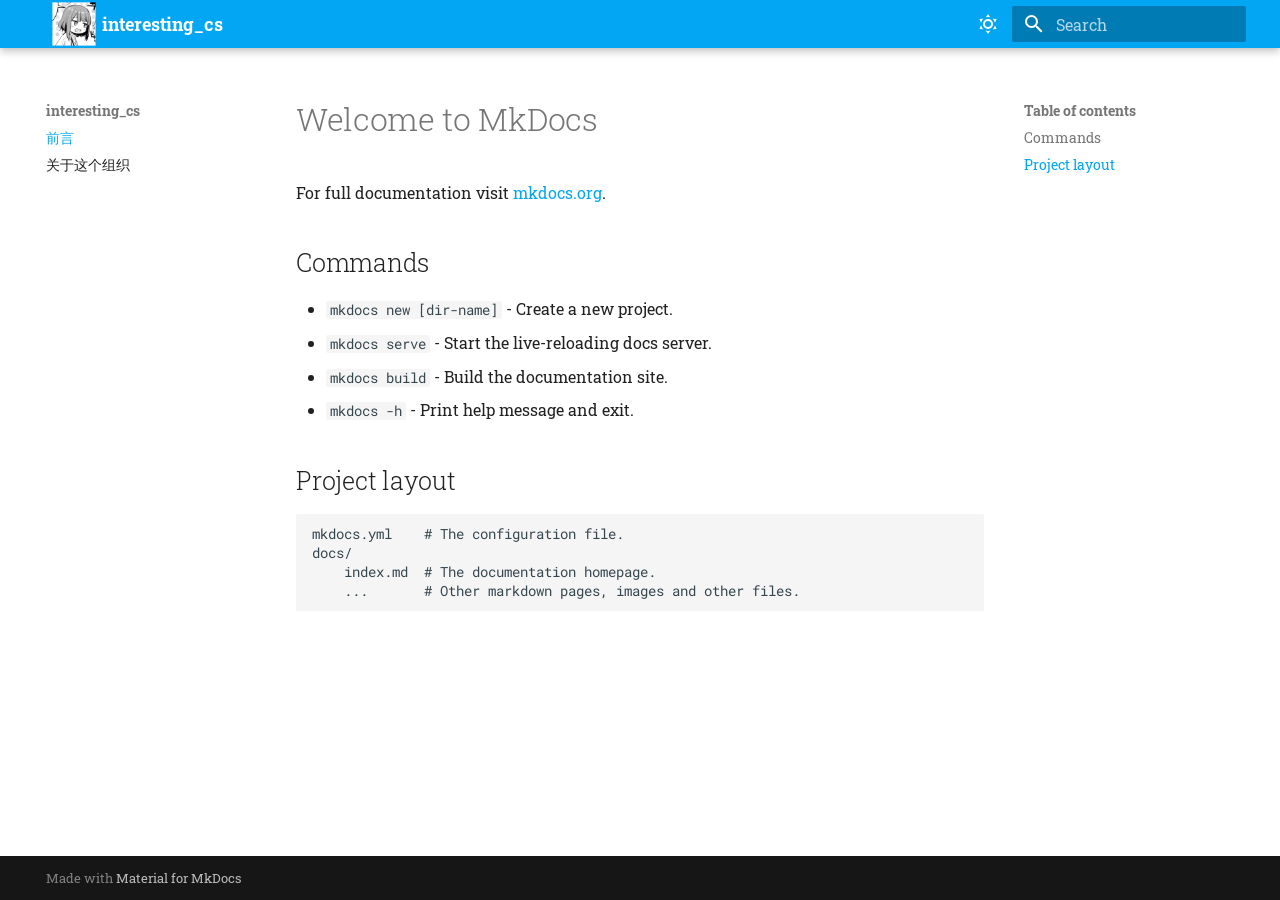
<file: index.html>
<!doctype html>
<html lang="en" class="no-js">
  <head>
    
      <meta charset="utf-8">
      <meta name="viewport" content="width=device-width,initial-scale=1">
      
        <meta name="description" content="分享一些有趣的计算机知识">
      
      
        <meta name="author" content="降星驰">
      
      
      
      
        <link rel="next" href="about/">
      
      
      <link rel="icon" href="assets/images/favicon.png">
      <meta name="generator" content="mkdocs-1.6.1, mkdocs-material-9.6.4">
    
    
      
        <title>interesting_cs</title>
      
    
    
      <link rel="stylesheet" href="assets/stylesheets/main.8608ea7d.min.css">
      
        
        <link rel="stylesheet" href="assets/stylesheets/palette.06af60db.min.css">
      
      


    
    
      
    
    
      
        
        
        <link rel="preconnect" href="https://fonts.gstatic.com" crossorigin>
        <link rel="stylesheet" href="https://fonts.googleapis.com/css?family=Roboto+Slab:300,300i,400,400i,700,700i%7CRoboto+Mono:400,400i,700,700i&display=fallback">
        <style>:root{--md-text-font:"Roboto Slab";--md-code-font:"Roboto Mono"}</style>
      
    
    
      <link rel="stylesheet" href="stylesheets/extra.css">
    
    <script>__md_scope=new URL(".",location),__md_hash=e=>[...e].reduce(((e,_)=>(e<<5)-e+_.charCodeAt(0)),0),__md_get=(e,_=localStorage,t=__md_scope)=>JSON.parse(_.getItem(t.pathname+"."+e)),__md_set=(e,_,t=localStorage,a=__md_scope)=>{try{t.setItem(a.pathname+"."+e,JSON.stringify(_))}catch(e){}}</script>
    
      

    
    
    
  </head>
  
  
    
    
      
    
    
    
    
    <body dir="ltr" data-md-color-scheme="default" data-md-color-primary="light-blue" data-md-color-accent="deep-purple">
  
    
    <input class="md-toggle" data-md-toggle="drawer" type="checkbox" id="__drawer" autocomplete="off">
    <input class="md-toggle" data-md-toggle="search" type="checkbox" id="__search" autocomplete="off">
    <label class="md-overlay" for="__drawer"></label>
    <div data-md-component="skip">
      
        
        <a href="#welcome-to-mkdocs" class="md-skip">
          Skip to content
        </a>
      
    </div>
    <div data-md-component="announce">
      
    </div>
    
    
      

  

<header class="md-header md-header--shadow" data-md-component="header">
  <nav class="md-header__inner md-grid" aria-label="Header">
    <a href="." title="interesting_cs" class="md-header__button md-logo" aria-label="interesting_cs" data-md-component="logo">
      
  <img src="img/logo.png" alt="logo">

    </a>
    <label class="md-header__button md-icon" for="__drawer">
      
      <svg xmlns="http://www.w3.org/2000/svg" viewBox="0 0 24 24"><path d="M3 6h18v2H3zm0 5h18v2H3zm0 5h18v2H3z"/></svg>
    </label>
    <div class="md-header__title" data-md-component="header-title">
      <div class="md-header__ellipsis">
        <div class="md-header__topic">
          <span class="md-ellipsis">
            interesting_cs
          </span>
        </div>
        <div class="md-header__topic" data-md-component="header-topic">
          <span class="md-ellipsis">
            
              前言
            
          </span>
        </div>
      </div>
    </div>
    
      
        <form class="md-header__option" data-md-component="palette">
  
    
    
    
    <input class="md-option" data-md-color-media="(prefers-color-scheme: light)" data-md-color-scheme="default" data-md-color-primary="light-blue" data-md-color-accent="deep-purple"  aria-label="Switch to dark mode"  type="radio" name="__palette" id="__palette_0">
    
      <label class="md-header__button md-icon" title="Switch to dark mode" for="__palette_1" hidden>
        <svg xmlns="http://www.w3.org/2000/svg" viewBox="0 0 24 24"><path d="M12 7a5 5 0 0 1 5 5 5 5 0 0 1-5 5 5 5 0 0 1-5-5 5 5 0 0 1 5-5m0 2a3 3 0 0 0-3 3 3 3 0 0 0 3 3 3 3 0 0 0 3-3 3 3 0 0 0-3-3m0-7 2.39 3.42C13.65 5.15 12.84 5 12 5s-1.65.15-2.39.42zM3.34 7l4.16-.35A7.2 7.2 0 0 0 5.94 8.5c-.44.74-.69 1.5-.83 2.29zm.02 10 1.76-3.77a7.131 7.131 0 0 0 2.38 4.14zM20.65 7l-1.77 3.79a7.02 7.02 0 0 0-2.38-4.15zm-.01 10-4.14.36c.59-.51 1.12-1.14 1.54-1.86.42-.73.69-1.5.83-2.29zM12 22l-2.41-3.44c.74.27 1.55.44 2.41.44.82 0 1.63-.17 2.37-.44z"/></svg>
      </label>
    
  
    
    
    
    <input class="md-option" data-md-color-media="(prefers-color-scheme: dark)" data-md-color-scheme="slate" data-md-color-primary="cyan" data-md-color-accent="deep-purple"  aria-label="Switch to light mode"  type="radio" name="__palette" id="__palette_1">
    
      <label class="md-header__button md-icon" title="Switch to light mode" for="__palette_0" hidden>
        <svg xmlns="http://www.w3.org/2000/svg" viewBox="0 0 24 24"><path d="m17.75 4.09-2.53 1.94.91 3.06-2.63-1.81-2.63 1.81.91-3.06-2.53-1.94L12.44 4l1.06-3 1.06 3zm3.5 6.91-1.64 1.25.59 1.98-1.7-1.17-1.7 1.17.59-1.98L15.75 11l2.06-.05L18.5 9l.69 1.95zm-2.28 4.95c.83-.08 1.72 1.1 1.19 1.85-.32.45-.66.87-1.08 1.27C15.17 23 8.84 23 4.94 19.07c-3.91-3.9-3.91-10.24 0-14.14.4-.4.82-.76 1.27-1.08.75-.53 1.93.36 1.85 1.19-.27 2.86.69 5.83 2.89 8.02a9.96 9.96 0 0 0 8.02 2.89m-1.64 2.02a12.08 12.08 0 0 1-7.8-3.47c-2.17-2.19-3.33-5-3.49-7.82-2.81 3.14-2.7 7.96.31 10.98 3.02 3.01 7.84 3.12 10.98.31"/></svg>
      </label>
    
  
</form>
      
    
    
      <script>var palette=__md_get("__palette");if(palette&&palette.color){if("(prefers-color-scheme)"===palette.color.media){var media=matchMedia("(prefers-color-scheme: light)"),input=document.querySelector(media.matches?"[data-md-color-media='(prefers-color-scheme: light)']":"[data-md-color-media='(prefers-color-scheme: dark)']");palette.color.media=input.getAttribute("data-md-color-media"),palette.color.scheme=input.getAttribute("data-md-color-scheme"),palette.color.primary=input.getAttribute("data-md-color-primary"),palette.color.accent=input.getAttribute("data-md-color-accent")}for(var[key,value]of Object.entries(palette.color))document.body.setAttribute("data-md-color-"+key,value)}</script>
    
    
    
      <label class="md-header__button md-icon" for="__search">
        
        <svg xmlns="http://www.w3.org/2000/svg" viewBox="0 0 24 24"><path d="M9.5 3A6.5 6.5 0 0 1 16 9.5c0 1.61-.59 3.09-1.56 4.23l.27.27h.79l5 5-1.5 1.5-5-5v-.79l-.27-.27A6.52 6.52 0 0 1 9.5 16 6.5 6.5 0 0 1 3 9.5 6.5 6.5 0 0 1 9.5 3m0 2C7 5 5 7 5 9.5S7 14 9.5 14 14 12 14 9.5 12 5 9.5 5"/></svg>
      </label>
      <div class="md-search" data-md-component="search" role="dialog">
  <label class="md-search__overlay" for="__search"></label>
  <div class="md-search__inner" role="search">
    <form class="md-search__form" name="search">
      <input type="text" class="md-search__input" name="query" aria-label="Search" placeholder="Search" autocapitalize="off" autocorrect="off" autocomplete="off" spellcheck="false" data-md-component="search-query" required>
      <label class="md-search__icon md-icon" for="__search">
        
        <svg xmlns="http://www.w3.org/2000/svg" viewBox="0 0 24 24"><path d="M9.5 3A6.5 6.5 0 0 1 16 9.5c0 1.61-.59 3.09-1.56 4.23l.27.27h.79l5 5-1.5 1.5-5-5v-.79l-.27-.27A6.52 6.52 0 0 1 9.5 16 6.5 6.5 0 0 1 3 9.5 6.5 6.5 0 0 1 9.5 3m0 2C7 5 5 7 5 9.5S7 14 9.5 14 14 12 14 9.5 12 5 9.5 5"/></svg>
        
        <svg xmlns="http://www.w3.org/2000/svg" viewBox="0 0 24 24"><path d="M20 11v2H8l5.5 5.5-1.42 1.42L4.16 12l7.92-7.92L13.5 5.5 8 11z"/></svg>
      </label>
      <nav class="md-search__options" aria-label="Search">
        
          <a href="javascript:void(0)" class="md-search__icon md-icon" title="Share" aria-label="Share" data-clipboard data-clipboard-text="" data-md-component="search-share" tabindex="-1">
            
            <svg xmlns="http://www.w3.org/2000/svg" viewBox="0 0 24 24"><path d="M18 16.08c-.76 0-1.44.3-1.96.77L8.91 12.7c.05-.23.09-.46.09-.7s-.04-.47-.09-.7l7.05-4.11c.54.5 1.25.81 2.04.81a3 3 0 0 0 3-3 3 3 0 0 0-3-3 3 3 0 0 0-3 3c0 .24.04.47.09.7L8.04 9.81C7.5 9.31 6.79 9 6 9a3 3 0 0 0-3 3 3 3 0 0 0 3 3c.79 0 1.5-.31 2.04-.81l7.12 4.15c-.05.21-.08.43-.08.66 0 1.61 1.31 2.91 2.92 2.91s2.92-1.3 2.92-2.91A2.92 2.92 0 0 0 18 16.08"/></svg>
          </a>
        
        <button type="reset" class="md-search__icon md-icon" title="Clear" aria-label="Clear" tabindex="-1">
          
          <svg xmlns="http://www.w3.org/2000/svg" viewBox="0 0 24 24"><path d="M19 6.41 17.59 5 12 10.59 6.41 5 5 6.41 10.59 12 5 17.59 6.41 19 12 13.41 17.59 19 19 17.59 13.41 12z"/></svg>
        </button>
      </nav>
      
        <div class="md-search__suggest" data-md-component="search-suggest"></div>
      
    </form>
    <div class="md-search__output">
      <div class="md-search__scrollwrap" tabindex="0" data-md-scrollfix>
        <div class="md-search-result" data-md-component="search-result">
          <div class="md-search-result__meta">
            Initializing search
          </div>
          <ol class="md-search-result__list" role="presentation"></ol>
        </div>
      </div>
    </div>
  </div>
</div>
    
    
  </nav>
  
</header>
    
    <div class="md-container" data-md-component="container">
      
      
        
          
        
      
      <main class="md-main" data-md-component="main">
        <div class="md-main__inner md-grid">
          
            
              
              <div class="md-sidebar md-sidebar--primary" data-md-component="sidebar" data-md-type="navigation" >
                <div class="md-sidebar__scrollwrap">
                  <div class="md-sidebar__inner">
                    



<nav class="md-nav md-nav--primary" aria-label="Navigation" data-md-level="0">
  <label class="md-nav__title" for="__drawer">
    <a href="." title="interesting_cs" class="md-nav__button md-logo" aria-label="interesting_cs" data-md-component="logo">
      
  <img src="img/logo.png" alt="logo">

    </a>
    interesting_cs
  </label>
  
  <ul class="md-nav__list" data-md-scrollfix>
    
      
      
  
  
    
  
  
  
    <li class="md-nav__item md-nav__item--active">
      
      <input class="md-nav__toggle md-toggle" type="checkbox" id="__toc">
      
      
        
      
      
        <label class="md-nav__link md-nav__link--active" for="__toc">
          
  
  <span class="md-ellipsis">
    前言
    
  </span>
  

          <span class="md-nav__icon md-icon"></span>
        </label>
      
      <a href="." class="md-nav__link md-nav__link--active">
        
  
  <span class="md-ellipsis">
    前言
    
  </span>
  

      </a>
      
        

<nav class="md-nav md-nav--secondary" aria-label="Table of contents">
  
  
  
    
  
  
    <label class="md-nav__title" for="__toc">
      <span class="md-nav__icon md-icon"></span>
      Table of contents
    </label>
    <ul class="md-nav__list" data-md-component="toc" data-md-scrollfix>
      
        <li class="md-nav__item">
  <a href="#commands" class="md-nav__link">
    <span class="md-ellipsis">
      Commands
    </span>
  </a>
  
</li>
      
        <li class="md-nav__item">
  <a href="#project-layout" class="md-nav__link">
    <span class="md-ellipsis">
      Project layout
    </span>
  </a>
  
</li>
      
    </ul>
  
</nav>
      
    </li>
  

    
      
      
  
  
  
  
    <li class="md-nav__item">
      <a href="about/" class="md-nav__link">
        
  
  <span class="md-ellipsis">
    关于这个组织
    
  </span>
  

      </a>
    </li>
  

    
  </ul>
</nav>
                  </div>
                </div>
              </div>
            
            
              
              <div class="md-sidebar md-sidebar--secondary" data-md-component="sidebar" data-md-type="toc" >
                <div class="md-sidebar__scrollwrap">
                  <div class="md-sidebar__inner">
                    

<nav class="md-nav md-nav--secondary" aria-label="Table of contents">
  
  
  
    
  
  
    <label class="md-nav__title" for="__toc">
      <span class="md-nav__icon md-icon"></span>
      Table of contents
    </label>
    <ul class="md-nav__list" data-md-component="toc" data-md-scrollfix>
      
        <li class="md-nav__item">
  <a href="#commands" class="md-nav__link">
    <span class="md-ellipsis">
      Commands
    </span>
  </a>
  
</li>
      
        <li class="md-nav__item">
  <a href="#project-layout" class="md-nav__link">
    <span class="md-ellipsis">
      Project layout
    </span>
  </a>
  
</li>
      
    </ul>
  
</nav>
                  </div>
                </div>
              </div>
            
          
          
            <div class="md-content" data-md-component="content">
              <article class="md-content__inner md-typeset">
                
                  



<h1 id="welcome-to-mkdocs">Welcome to MkDocs</h1>
<p>For full documentation visit <a href="https://www.mkdocs.org">mkdocs.org</a>.</p>
<h2 id="commands">Commands</h2>
<ul>
<li><code>mkdocs new [dir-name]</code> - Create a new project.</li>
<li><code>mkdocs serve</code> - Start the live-reloading docs server.</li>
<li><code>mkdocs build</code> - Build the documentation site.</li>
<li><code>mkdocs -h</code> - Print help message and exit.</li>
</ul>
<h2 id="project-layout">Project layout</h2>
<pre><code>mkdocs.yml    # The configuration file.
docs/
    index.md  # The documentation homepage.
    ...       # Other markdown pages, images and other files.
</code></pre>












                
              </article>
            </div>
          
          
<script>var target=document.getElementById(location.hash.slice(1));target&&target.name&&(target.checked=target.name.startsWith("__tabbed_"))</script>
        </div>
        
          <button type="button" class="md-top md-icon" data-md-component="top" hidden>
  
  <svg xmlns="http://www.w3.org/2000/svg" viewBox="0 0 24 24"><path d="M13 20h-2V8l-5.5 5.5-1.42-1.42L12 4.16l7.92 7.92-1.42 1.42L13 8z"/></svg>
  Back to top
</button>
        
      </main>
      
        <footer class="md-footer">
  
  <div class="md-footer-meta md-typeset">
    <div class="md-footer-meta__inner md-grid">
      <div class="md-copyright">
  
  
    Made with
    <a href="https://squidfunk.github.io/mkdocs-material/" target="_blank" rel="noopener">
      Material for MkDocs
    </a>
  
</div>
      
    </div>
  </div>
</footer>
      
    </div>
    <div class="md-dialog" data-md-component="dialog">
      <div class="md-dialog__inner md-typeset"></div>
    </div>
    
    
    <script id="__config" type="application/json">{"base": ".", "features": ["header.autohide", "navigation.tracking", "navigation.top", "search.highlight", "search.share", "search.suggest"], "search": "assets/javascripts/workers/search.f8cc74c7.min.js", "translations": {"clipboard.copied": "Copied to clipboard", "clipboard.copy": "Copy to clipboard", "search.result.more.one": "1 more on this page", "search.result.more.other": "# more on this page", "search.result.none": "No matching documents", "search.result.one": "1 matching document", "search.result.other": "# matching documents", "search.result.placeholder": "Type to start searching", "search.result.term.missing": "Missing", "select.version": "Select version"}}</script>
    
    
      <script src="assets/javascripts/bundle.f1b6f286.min.js"></script>
      
    
  </body>
</html>
</file>
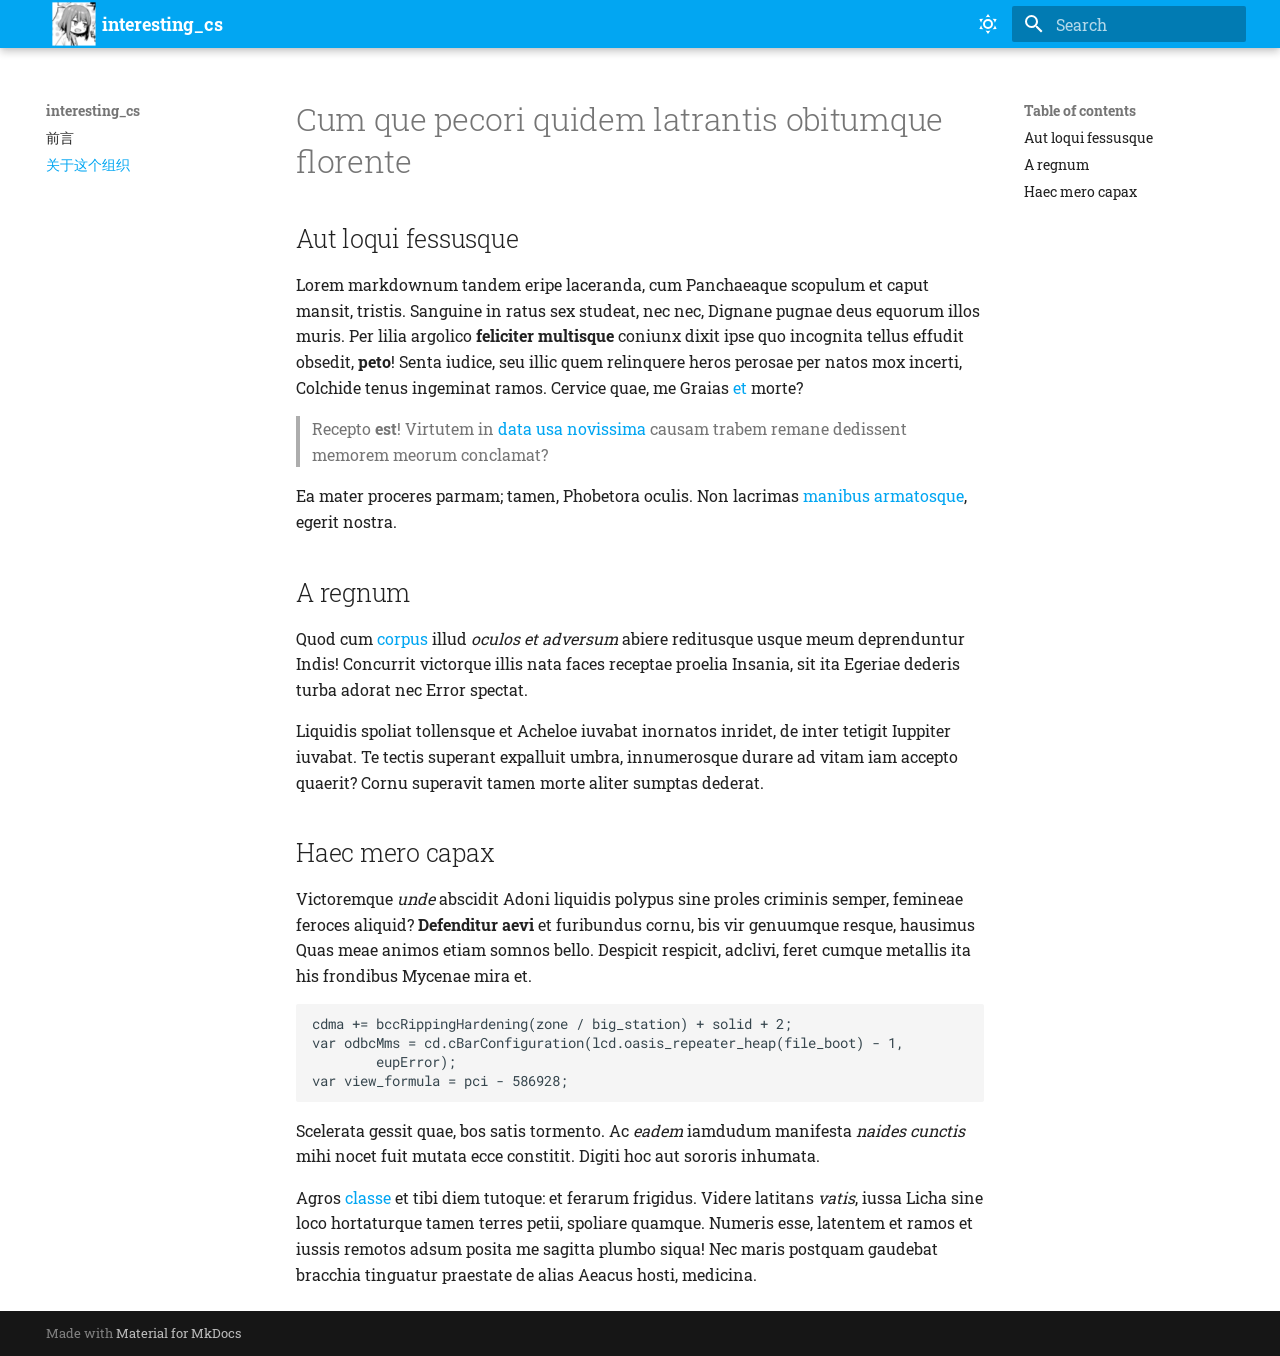
<file: about/index.html>
<!doctype html>
<html lang="en" class="no-js">
  <head>
    
      <meta charset="utf-8">
      <meta name="viewport" content="width=device-width,initial-scale=1">
      
        <meta name="description" content="分享一些有趣的计算机知识">
      
      
        <meta name="author" content="降星驰">
      
      
      
        <link rel="prev" href="..">
      
      
      
      <link rel="icon" href="../assets/images/favicon.png">
      <meta name="generator" content="mkdocs-1.6.1, mkdocs-material-9.6.4">
    
    
      
        <title>关于这个组织 - interesting_cs</title>
      
    
    
      <link rel="stylesheet" href="../assets/stylesheets/main.8608ea7d.min.css">
      
        
        <link rel="stylesheet" href="../assets/stylesheets/palette.06af60db.min.css">
      
      


    
    
      
    
    
      
        
        
        <link rel="preconnect" href="https://fonts.gstatic.com" crossorigin>
        <link rel="stylesheet" href="https://fonts.googleapis.com/css?family=Roboto+Slab:300,300i,400,400i,700,700i%7CRoboto+Mono:400,400i,700,700i&display=fallback">
        <style>:root{--md-text-font:"Roboto Slab";--md-code-font:"Roboto Mono"}</style>
      
    
    
      <link rel="stylesheet" href="../stylesheets/extra.css">
    
    <script>__md_scope=new URL("..",location),__md_hash=e=>[...e].reduce(((e,_)=>(e<<5)-e+_.charCodeAt(0)),0),__md_get=(e,_=localStorage,t=__md_scope)=>JSON.parse(_.getItem(t.pathname+"."+e)),__md_set=(e,_,t=localStorage,a=__md_scope)=>{try{t.setItem(a.pathname+"."+e,JSON.stringify(_))}catch(e){}}</script>
    
      

    
    
    
  </head>
  
  
    
    
      
    
    
    
    
    <body dir="ltr" data-md-color-scheme="default" data-md-color-primary="light-blue" data-md-color-accent="deep-purple">
  
    
    <input class="md-toggle" data-md-toggle="drawer" type="checkbox" id="__drawer" autocomplete="off">
    <input class="md-toggle" data-md-toggle="search" type="checkbox" id="__search" autocomplete="off">
    <label class="md-overlay" for="__drawer"></label>
    <div data-md-component="skip">
      
        
        <a href="#cum-que-pecori-quidem-latrantis-obitumque-florente" class="md-skip">
          Skip to content
        </a>
      
    </div>
    <div data-md-component="announce">
      
    </div>
    
    
      

  

<header class="md-header md-header--shadow" data-md-component="header">
  <nav class="md-header__inner md-grid" aria-label="Header">
    <a href=".." title="interesting_cs" class="md-header__button md-logo" aria-label="interesting_cs" data-md-component="logo">
      
  <img src="../img/logo.png" alt="logo">

    </a>
    <label class="md-header__button md-icon" for="__drawer">
      
      <svg xmlns="http://www.w3.org/2000/svg" viewBox="0 0 24 24"><path d="M3 6h18v2H3zm0 5h18v2H3zm0 5h18v2H3z"/></svg>
    </label>
    <div class="md-header__title" data-md-component="header-title">
      <div class="md-header__ellipsis">
        <div class="md-header__topic">
          <span class="md-ellipsis">
            interesting_cs
          </span>
        </div>
        <div class="md-header__topic" data-md-component="header-topic">
          <span class="md-ellipsis">
            
              关于这个组织
            
          </span>
        </div>
      </div>
    </div>
    
      
        <form class="md-header__option" data-md-component="palette">
  
    
    
    
    <input class="md-option" data-md-color-media="(prefers-color-scheme: light)" data-md-color-scheme="default" data-md-color-primary="light-blue" data-md-color-accent="deep-purple"  aria-label="Switch to dark mode"  type="radio" name="__palette" id="__palette_0">
    
      <label class="md-header__button md-icon" title="Switch to dark mode" for="__palette_1" hidden>
        <svg xmlns="http://www.w3.org/2000/svg" viewBox="0 0 24 24"><path d="M12 7a5 5 0 0 1 5 5 5 5 0 0 1-5 5 5 5 0 0 1-5-5 5 5 0 0 1 5-5m0 2a3 3 0 0 0-3 3 3 3 0 0 0 3 3 3 3 0 0 0 3-3 3 3 0 0 0-3-3m0-7 2.39 3.42C13.65 5.15 12.84 5 12 5s-1.65.15-2.39.42zM3.34 7l4.16-.35A7.2 7.2 0 0 0 5.94 8.5c-.44.74-.69 1.5-.83 2.29zm.02 10 1.76-3.77a7.131 7.131 0 0 0 2.38 4.14zM20.65 7l-1.77 3.79a7.02 7.02 0 0 0-2.38-4.15zm-.01 10-4.14.36c.59-.51 1.12-1.14 1.54-1.86.42-.73.69-1.5.83-2.29zM12 22l-2.41-3.44c.74.27 1.55.44 2.41.44.82 0 1.63-.17 2.37-.44z"/></svg>
      </label>
    
  
    
    
    
    <input class="md-option" data-md-color-media="(prefers-color-scheme: dark)" data-md-color-scheme="slate" data-md-color-primary="cyan" data-md-color-accent="deep-purple"  aria-label="Switch to light mode"  type="radio" name="__palette" id="__palette_1">
    
      <label class="md-header__button md-icon" title="Switch to light mode" for="__palette_0" hidden>
        <svg xmlns="http://www.w3.org/2000/svg" viewBox="0 0 24 24"><path d="m17.75 4.09-2.53 1.94.91 3.06-2.63-1.81-2.63 1.81.91-3.06-2.53-1.94L12.44 4l1.06-3 1.06 3zm3.5 6.91-1.64 1.25.59 1.98-1.7-1.17-1.7 1.17.59-1.98L15.75 11l2.06-.05L18.5 9l.69 1.95zm-2.28 4.95c.83-.08 1.72 1.1 1.19 1.85-.32.45-.66.87-1.08 1.27C15.17 23 8.84 23 4.94 19.07c-3.91-3.9-3.91-10.24 0-14.14.4-.4.82-.76 1.27-1.08.75-.53 1.93.36 1.85 1.19-.27 2.86.69 5.83 2.89 8.02a9.96 9.96 0 0 0 8.02 2.89m-1.64 2.02a12.08 12.08 0 0 1-7.8-3.47c-2.17-2.19-3.33-5-3.49-7.82-2.81 3.14-2.7 7.96.31 10.98 3.02 3.01 7.84 3.12 10.98.31"/></svg>
      </label>
    
  
</form>
      
    
    
      <script>var palette=__md_get("__palette");if(palette&&palette.color){if("(prefers-color-scheme)"===palette.color.media){var media=matchMedia("(prefers-color-scheme: light)"),input=document.querySelector(media.matches?"[data-md-color-media='(prefers-color-scheme: light)']":"[data-md-color-media='(prefers-color-scheme: dark)']");palette.color.media=input.getAttribute("data-md-color-media"),palette.color.scheme=input.getAttribute("data-md-color-scheme"),palette.color.primary=input.getAttribute("data-md-color-primary"),palette.color.accent=input.getAttribute("data-md-color-accent")}for(var[key,value]of Object.entries(palette.color))document.body.setAttribute("data-md-color-"+key,value)}</script>
    
    
    
      <label class="md-header__button md-icon" for="__search">
        
        <svg xmlns="http://www.w3.org/2000/svg" viewBox="0 0 24 24"><path d="M9.5 3A6.5 6.5 0 0 1 16 9.5c0 1.61-.59 3.09-1.56 4.23l.27.27h.79l5 5-1.5 1.5-5-5v-.79l-.27-.27A6.52 6.52 0 0 1 9.5 16 6.5 6.5 0 0 1 3 9.5 6.5 6.5 0 0 1 9.5 3m0 2C7 5 5 7 5 9.5S7 14 9.5 14 14 12 14 9.5 12 5 9.5 5"/></svg>
      </label>
      <div class="md-search" data-md-component="search" role="dialog">
  <label class="md-search__overlay" for="__search"></label>
  <div class="md-search__inner" role="search">
    <form class="md-search__form" name="search">
      <input type="text" class="md-search__input" name="query" aria-label="Search" placeholder="Search" autocapitalize="off" autocorrect="off" autocomplete="off" spellcheck="false" data-md-component="search-query" required>
      <label class="md-search__icon md-icon" for="__search">
        
        <svg xmlns="http://www.w3.org/2000/svg" viewBox="0 0 24 24"><path d="M9.5 3A6.5 6.5 0 0 1 16 9.5c0 1.61-.59 3.09-1.56 4.23l.27.27h.79l5 5-1.5 1.5-5-5v-.79l-.27-.27A6.52 6.52 0 0 1 9.5 16 6.5 6.5 0 0 1 3 9.5 6.5 6.5 0 0 1 9.5 3m0 2C7 5 5 7 5 9.5S7 14 9.5 14 14 12 14 9.5 12 5 9.5 5"/></svg>
        
        <svg xmlns="http://www.w3.org/2000/svg" viewBox="0 0 24 24"><path d="M20 11v2H8l5.5 5.5-1.42 1.42L4.16 12l7.92-7.92L13.5 5.5 8 11z"/></svg>
      </label>
      <nav class="md-search__options" aria-label="Search">
        
          <a href="javascript:void(0)" class="md-search__icon md-icon" title="Share" aria-label="Share" data-clipboard data-clipboard-text="" data-md-component="search-share" tabindex="-1">
            
            <svg xmlns="http://www.w3.org/2000/svg" viewBox="0 0 24 24"><path d="M18 16.08c-.76 0-1.44.3-1.96.77L8.91 12.7c.05-.23.09-.46.09-.7s-.04-.47-.09-.7l7.05-4.11c.54.5 1.25.81 2.04.81a3 3 0 0 0 3-3 3 3 0 0 0-3-3 3 3 0 0 0-3 3c0 .24.04.47.09.7L8.04 9.81C7.5 9.31 6.79 9 6 9a3 3 0 0 0-3 3 3 3 0 0 0 3 3c.79 0 1.5-.31 2.04-.81l7.12 4.15c-.05.21-.08.43-.08.66 0 1.61 1.31 2.91 2.92 2.91s2.92-1.3 2.92-2.91A2.92 2.92 0 0 0 18 16.08"/></svg>
          </a>
        
        <button type="reset" class="md-search__icon md-icon" title="Clear" aria-label="Clear" tabindex="-1">
          
          <svg xmlns="http://www.w3.org/2000/svg" viewBox="0 0 24 24"><path d="M19 6.41 17.59 5 12 10.59 6.41 5 5 6.41 10.59 12 5 17.59 6.41 19 12 13.41 17.59 19 19 17.59 13.41 12z"/></svg>
        </button>
      </nav>
      
        <div class="md-search__suggest" data-md-component="search-suggest"></div>
      
    </form>
    <div class="md-search__output">
      <div class="md-search__scrollwrap" tabindex="0" data-md-scrollfix>
        <div class="md-search-result" data-md-component="search-result">
          <div class="md-search-result__meta">
            Initializing search
          </div>
          <ol class="md-search-result__list" role="presentation"></ol>
        </div>
      </div>
    </div>
  </div>
</div>
    
    
  </nav>
  
</header>
    
    <div class="md-container" data-md-component="container">
      
      
        
          
        
      
      <main class="md-main" data-md-component="main">
        <div class="md-main__inner md-grid">
          
            
              
              <div class="md-sidebar md-sidebar--primary" data-md-component="sidebar" data-md-type="navigation" >
                <div class="md-sidebar__scrollwrap">
                  <div class="md-sidebar__inner">
                    



<nav class="md-nav md-nav--primary" aria-label="Navigation" data-md-level="0">
  <label class="md-nav__title" for="__drawer">
    <a href=".." title="interesting_cs" class="md-nav__button md-logo" aria-label="interesting_cs" data-md-component="logo">
      
  <img src="../img/logo.png" alt="logo">

    </a>
    interesting_cs
  </label>
  
  <ul class="md-nav__list" data-md-scrollfix>
    
      
      
  
  
  
  
    <li class="md-nav__item">
      <a href=".." class="md-nav__link">
        
  
  <span class="md-ellipsis">
    前言
    
  </span>
  

      </a>
    </li>
  

    
      
      
  
  
    
  
  
  
    <li class="md-nav__item md-nav__item--active">
      
      <input class="md-nav__toggle md-toggle" type="checkbox" id="__toc">
      
      
        
      
      
        <label class="md-nav__link md-nav__link--active" for="__toc">
          
  
  <span class="md-ellipsis">
    关于这个组织
    
  </span>
  

          <span class="md-nav__icon md-icon"></span>
        </label>
      
      <a href="./" class="md-nav__link md-nav__link--active">
        
  
  <span class="md-ellipsis">
    关于这个组织
    
  </span>
  

      </a>
      
        

<nav class="md-nav md-nav--secondary" aria-label="Table of contents">
  
  
  
    
  
  
    <label class="md-nav__title" for="__toc">
      <span class="md-nav__icon md-icon"></span>
      Table of contents
    </label>
    <ul class="md-nav__list" data-md-component="toc" data-md-scrollfix>
      
        <li class="md-nav__item">
  <a href="#aut-loqui-fessusque" class="md-nav__link">
    <span class="md-ellipsis">
      Aut loqui fessusque
    </span>
  </a>
  
</li>
      
        <li class="md-nav__item">
  <a href="#a-regnum" class="md-nav__link">
    <span class="md-ellipsis">
      A regnum
    </span>
  </a>
  
</li>
      
        <li class="md-nav__item">
  <a href="#haec-mero-capax" class="md-nav__link">
    <span class="md-ellipsis">
      Haec mero capax
    </span>
  </a>
  
</li>
      
    </ul>
  
</nav>
      
    </li>
  

    
  </ul>
</nav>
                  </div>
                </div>
              </div>
            
            
              
              <div class="md-sidebar md-sidebar--secondary" data-md-component="sidebar" data-md-type="toc" >
                <div class="md-sidebar__scrollwrap">
                  <div class="md-sidebar__inner">
                    

<nav class="md-nav md-nav--secondary" aria-label="Table of contents">
  
  
  
    
  
  
    <label class="md-nav__title" for="__toc">
      <span class="md-nav__icon md-icon"></span>
      Table of contents
    </label>
    <ul class="md-nav__list" data-md-component="toc" data-md-scrollfix>
      
        <li class="md-nav__item">
  <a href="#aut-loqui-fessusque" class="md-nav__link">
    <span class="md-ellipsis">
      Aut loqui fessusque
    </span>
  </a>
  
</li>
      
        <li class="md-nav__item">
  <a href="#a-regnum" class="md-nav__link">
    <span class="md-ellipsis">
      A regnum
    </span>
  </a>
  
</li>
      
        <li class="md-nav__item">
  <a href="#haec-mero-capax" class="md-nav__link">
    <span class="md-ellipsis">
      Haec mero capax
    </span>
  </a>
  
</li>
      
    </ul>
  
</nav>
                  </div>
                </div>
              </div>
            
          
          
            <div class="md-content" data-md-component="content">
              <article class="md-content__inner md-typeset">
                
                  



<h1 id="cum-que-pecori-quidem-latrantis-obitumque-florente">Cum que pecori quidem latrantis obitumque florente</h1>
<h2 id="aut-loqui-fessusque">Aut loqui fessusque</h2>
<p>Lorem markdownum tandem eripe laceranda, cum Panchaeaque scopulum et caput
mansit, tristis. Sanguine in ratus sex studeat, nec nec, Dignane pugnae deus
equorum illos muris. Per lilia argolico <strong>feliciter multisque</strong> coniunx dixit
ipse quo incognita tellus effudit obsedit, <strong>peto</strong>! Senta iudice, seu illic
quem relinquere heros perosae per natos mox incerti, Colchide tenus ingeminat
ramos. Cervice quae, me Graias <a href="http://inilli.io/sint">et</a> morte?</p>
<blockquote>
<p>Recepto <strong>est</strong>! Virtutem in <a href="http://fuistis-instar.net/sistite-quin">data usa
novissima</a> causam trabem remane
dedissent memorem meorum conclamat?</p>
</blockquote>
<p>Ea mater proceres parmam; tamen, Phobetora oculis. Non lacrimas <a href="http://parte.org/intamquam">manibus
armatosque</a>, egerit nostra.</p>
<h2 id="a-regnum">A regnum</h2>
<p>Quod cum <a href="http://www.fueratdies.io/pennae.html">corpus</a> illud <em>oculos et
adversum</em> abiere reditusque usque meum deprenduntur Indis! Concurrit victorque
illis nata faces receptae proelia Insania, sit ita Egeriae dederis turba adorat
nec Error spectat.</p>
<p>Liquidis spoliat tollensque et Acheloe iuvabat inornatos inridet, de inter
tetigit Iuppiter iuvabat. Te tectis superant expalluit umbra, innumerosque
durare ad vitam iam accepto quaerit? Cornu superavit tamen morte aliter sumptas
dederat.</p>
<h2 id="haec-mero-capax">Haec mero capax</h2>
<p>Victoremque <em>unde</em> abscidit Adoni liquidis polypus sine proles criminis semper,
femineae feroces aliquid? <strong>Defenditur aevi</strong> et furibundus cornu, bis vir
genuumque resque, hausimus Quas meae animos etiam somnos bello. Despicit
respicit, adclivi, feret cumque metallis ita his frondibus Mycenae mira et.</p>
<pre><code>cdma += bccRippingHardening(zone / big_station) + solid + 2;
var odbcMms = cd.cBarConfiguration(lcd.oasis_repeater_heap(file_boot) - 1,
        eupError);
var view_formula = pci - 586928;
</code></pre>
<p>Scelerata gessit quae, bos satis tormento. Ac <em>eadem</em> iamdudum manifesta <em>naides
cunctis</em> mihi nocet fuit mutata ecce constitit. Digiti hoc aut sororis inhumata.</p>
<p>Agros <a href="http://www.fragoreunda.io/">classe</a> et tibi diem tutoque: et ferarum
frigidus. Videre latitans <em>vatis</em>, iussa Licha sine loco hortaturque tamen
terres petii, spoliare quamque. Numeris esse, latentem et ramos et iussis
remotos adsum posita me sagitta plumbo siqua! Nec maris postquam gaudebat
bracchia tinguatur praestate de alias Aeacus hosti, medicina.</p>












                
              </article>
            </div>
          
          
<script>var target=document.getElementById(location.hash.slice(1));target&&target.name&&(target.checked=target.name.startsWith("__tabbed_"))</script>
        </div>
        
          <button type="button" class="md-top md-icon" data-md-component="top" hidden>
  
  <svg xmlns="http://www.w3.org/2000/svg" viewBox="0 0 24 24"><path d="M13 20h-2V8l-5.5 5.5-1.42-1.42L12 4.16l7.92 7.92-1.42 1.42L13 8z"/></svg>
  Back to top
</button>
        
      </main>
      
        <footer class="md-footer">
  
  <div class="md-footer-meta md-typeset">
    <div class="md-footer-meta__inner md-grid">
      <div class="md-copyright">
  
  
    Made with
    <a href="https://squidfunk.github.io/mkdocs-material/" target="_blank" rel="noopener">
      Material for MkDocs
    </a>
  
</div>
      
    </div>
  </div>
</footer>
      
    </div>
    <div class="md-dialog" data-md-component="dialog">
      <div class="md-dialog__inner md-typeset"></div>
    </div>
    
    
    <script id="__config" type="application/json">{"base": "..", "features": ["header.autohide", "navigation.tracking", "navigation.top", "search.highlight", "search.share", "search.suggest"], "search": "../assets/javascripts/workers/search.f8cc74c7.min.js", "translations": {"clipboard.copied": "Copied to clipboard", "clipboard.copy": "Copy to clipboard", "search.result.more.one": "1 more on this page", "search.result.more.other": "# more on this page", "search.result.none": "No matching documents", "search.result.one": "1 matching document", "search.result.other": "# matching documents", "search.result.placeholder": "Type to start searching", "search.result.term.missing": "Missing", "select.version": "Select version"}}</script>
    
    
      <script src="../assets/javascripts/bundle.f1b6f286.min.js"></script>
      
    
  </body>
</html>
</file>
<file: stylesheets/extra.css>
.md-header__button.md-logo {
    transform: scale(1.8); /* 放大 1.5 倍 */
    transform-origin: left center; /* 从左侧居中位置缩放 */
}
</file>
<file: assets/stylesheets/main.8608ea7d.min.css>
@charset "UTF-8";html{-webkit-text-size-adjust:none;-moz-text-size-adjust:none;text-size-adjust:none;box-sizing:border-box}*,:after,:before{box-sizing:inherit}@media (prefers-reduced-motion){*,:after,:before{transition:none!important}}body{margin:0}a,button,input,label{-webkit-tap-highlight-color:transparent}a{color:inherit;text-decoration:none}hr{border:0;box-sizing:initial;display:block;height:.05rem;overflow:visible;padding:0}small{font-size:80%}sub,sup{line-height:1em}img{border-style:none}table{border-collapse:initial;border-spacing:0}td,th{font-weight:400;vertical-align:top}button{background:#0000;border:0;font-family:inherit;font-size:inherit;margin:0;padding:0}input{border:0;outline:none}:root{--md-primary-fg-color:#4051b5;--md-primary-fg-color--light:#5d6cc0;--md-primary-fg-color--dark:#303fa1;--md-primary-bg-color:#fff;--md-primary-bg-color--light:#ffffffb3;--md-accent-fg-color:#526cfe;--md-accent-fg-color--transparent:#526cfe1a;--md-accent-bg-color:#fff;--md-accent-bg-color--light:#ffffffb3}[data-md-color-scheme=default]{color-scheme:light}[data-md-color-scheme=default] img[src$="#gh-dark-mode-only"],[data-md-color-scheme=default] img[src$="#only-dark"]{display:none}:root,[data-md-color-scheme=default]{--md-hue:225deg;--md-default-fg-color:#000000de;--md-default-fg-color--light:#0000008a;--md-default-fg-color--lighter:#00000052;--md-default-fg-color--lightest:#00000012;--md-default-bg-color:#fff;--md-default-bg-color--light:#ffffffb3;--md-default-bg-color--lighter:#ffffff4d;--md-default-bg-color--lightest:#ffffff1f;--md-code-fg-color:#36464e;--md-code-bg-color:#f5f5f5;--md-code-hl-color:#4287ff;--md-code-hl-color--light:#4287ff1a;--md-code-hl-number-color:#d52a2a;--md-code-hl-special-color:#db1457;--md-code-hl-function-color:#a846b9;--md-code-hl-constant-color:#6e59d9;--md-code-hl-keyword-color:#3f6ec6;--md-code-hl-string-color:#1c7d4d;--md-code-hl-name-color:var(--md-code-fg-color);--md-code-hl-operator-color:var(--md-default-fg-color--light);--md-code-hl-punctuation-color:var(--md-default-fg-color--light);--md-code-hl-comment-color:var(--md-default-fg-color--light);--md-code-hl-generic-color:var(--md-default-fg-color--light);--md-code-hl-variable-color:var(--md-default-fg-color--light);--md-typeset-color:var(--md-default-fg-color);--md-typeset-a-color:var(--md-primary-fg-color);--md-typeset-del-color:#f5503d26;--md-typeset-ins-color:#0bd57026;--md-typeset-kbd-color:#fafafa;--md-typeset-kbd-accent-color:#fff;--md-typeset-kbd-border-color:#b8b8b8;--md-typeset-mark-color:#ffff0080;--md-typeset-table-color:#0000001f;--md-typeset-table-color--light:rgba(0,0,0,.035);--md-admonition-fg-color:var(--md-default-fg-color);--md-admonition-bg-color:var(--md-default-bg-color);--md-warning-fg-color:#000000de;--md-warning-bg-color:#ff9;--md-footer-fg-color:#fff;--md-footer-fg-color--light:#ffffffb3;--md-footer-fg-color--lighter:#ffffff73;--md-footer-bg-color:#000000de;--md-footer-bg-color--dark:#00000052;--md-shadow-z1:0 0.2rem 0.5rem #0000000d,0 0 0.05rem #0000001a;--md-shadow-z2:0 0.2rem 0.5rem #0000001a,0 0 0.05rem #00000040;--md-shadow-z3:0 0.2rem 0.5rem #0003,0 0 0.05rem #00000059}.md-icon svg{fill:currentcolor;display:block;height:1.2rem;width:1.2rem}body{-webkit-font-smoothing:antialiased;-moz-osx-font-smoothing:grayscale;--md-text-font-family:var(--md-text-font,_),-apple-system,BlinkMacSystemFont,Helvetica,Arial,sans-serif;--md-code-font-family:var(--md-code-font,_),SFMono-Regular,Consolas,Menlo,monospace}aside,body,input{font-feature-settings:"kern","liga";color:var(--md-typeset-color);font-family:var(--md-text-font-family)}code,kbd,pre{font-feature-settings:"kern";font-family:var(--md-code-font-family)}:root{--md-typeset-table-sort-icon:url('data:image/svg+xml;charset=utf-8,<svg xmlns="http://www.w3.org/2000/svg" viewBox="0 0 24 24"><path d="m18 21-4-4h3V7h-3l4-4 4 4h-3v10h3M2 19v-2h10v2M2 13v-2h7v2M2 7V5h4v2z"/></svg>');--md-typeset-table-sort-icon--asc:url('data:image/svg+xml;charset=utf-8,<svg xmlns="http://www.w3.org/2000/svg" viewBox="0 0 24 24"><path d="M19 17h3l-4 4-4-4h3V3h2M2 17h10v2H2M6 5v2H2V5m0 6h7v2H2z"/></svg>');--md-typeset-table-sort-icon--desc:url('data:image/svg+xml;charset=utf-8,<svg xmlns="http://www.w3.org/2000/svg" viewBox="0 0 24 24"><path d="M19 7h3l-4-4-4 4h3v14h2M2 17h10v2H2M6 5v2H2V5m0 6h7v2H2z"/></svg>')}.md-typeset{-webkit-print-color-adjust:exact;color-adjust:exact;font-size:.8rem;line-height:1.6;overflow-wrap:break-word}@media print{.md-typeset{font-size:.68rem}}.md-typeset blockquote,.md-typeset dl,.md-typeset figure,.md-typeset ol,.md-typeset pre,.md-typeset ul{margin-bottom:1em;margin-top:1em}.md-typeset h1{color:var(--md-default-fg-color--light);font-size:2em;line-height:1.3;margin:0 0 1.25em}.md-typeset h1,.md-typeset h2{font-weight:300;letter-spacing:-.01em}.md-typeset h2{font-size:1.5625em;line-height:1.4;margin:1.6em 0 .64em}.md-typeset h3{font-size:1.25em;font-weight:400;letter-spacing:-.01em;line-height:1.5;margin:1.6em 0 .8em}.md-typeset h2+h3{margin-top:.8em}.md-typeset h4{font-weight:700;letter-spacing:-.01em;margin:1em 0}.md-typeset h5,.md-typeset h6{color:var(--md-default-fg-color--light);font-size:.8em;font-weight:700;letter-spacing:-.01em;margin:1.25em 0}.md-typeset h5{text-transform:uppercase}.md-typeset h5 code{text-transform:none}.md-typeset hr{border-bottom:.05rem solid var(--md-default-fg-color--lightest);display:flow-root;margin:1.5em 0}.md-typeset a{color:var(--md-typeset-a-color);word-break:break-word}.md-typeset a,.md-typeset a:before{transition:color 125ms}.md-typeset a:focus,.md-typeset a:hover{color:var(--md-accent-fg-color)}.md-typeset a:focus code,.md-typeset a:hover code{background-color:var(--md-accent-fg-color--transparent)}.md-typeset a code{color:currentcolor;transition:background-color 125ms}.md-typeset a.focus-visible{outline-color:var(--md-accent-fg-color);outline-offset:.2rem}.md-typeset code,.md-typeset kbd,.md-typeset pre{color:var(--md-code-fg-color);direction:ltr;font-variant-ligatures:none}@media print{.md-typeset code,.md-typeset kbd,.md-typeset pre{white-space:pre-wrap}}.md-typeset code{background-color:var(--md-code-bg-color);border-radius:.1rem;-webkit-box-decoration-break:clone;box-decoration-break:clone;font-size:.85em;padding:0 .2941176471em;word-break:break-word}.md-typeset code:not(.focus-visible){-webkit-tap-highlight-color:transparent;outline:none}.md-typeset pre{display:flow-root;line-height:1.4;position:relative}.md-typeset pre>code{-webkit-box-decoration-break:slice;box-decoration-break:slice;box-shadow:none;display:block;margin:0;outline-color:var(--md-accent-fg-color);overflow:auto;padding:.7720588235em 1.1764705882em;scrollbar-color:var(--md-default-fg-color--lighter) #0000;scrollbar-width:thin;touch-action:auto;word-break:normal}.md-typeset pre>code:hover{scrollbar-color:var(--md-accent-fg-color) #0000}.md-typeset pre>code::-webkit-scrollbar{height:.2rem;width:.2rem}.md-typeset pre>code::-webkit-scrollbar-thumb{background-color:var(--md-default-fg-color--lighter)}.md-typeset pre>code::-webkit-scrollbar-thumb:hover{background-color:var(--md-accent-fg-color)}.md-typeset kbd{background-color:var(--md-typeset-kbd-color);border-radius:.1rem;box-shadow:0 .1rem 0 .05rem var(--md-typeset-kbd-border-color),0 .1rem 0 var(--md-typeset-kbd-border-color),0 -.1rem .2rem var(--md-typeset-kbd-accent-color) inset;color:var(--md-default-fg-color);display:inline-block;font-size:.75em;padding:0 .6666666667em;vertical-align:text-top;word-break:break-word}.md-typeset mark{background-color:var(--md-typeset-mark-color);-webkit-box-decoration-break:clone;box-decoration-break:clone;color:inherit;word-break:break-word}.md-typeset abbr{border-bottom:.05rem dotted var(--md-default-fg-color--light);cursor:help;text-decoration:none}.md-typeset small{opacity:.75}[dir=ltr] .md-typeset sub,[dir=ltr] .md-typeset sup{margin-left:.078125em}[dir=rtl] .md-typeset sub,[dir=rtl] .md-typeset sup{margin-right:.078125em}[dir=ltr] .md-typeset blockquote{padding-left:.6rem}[dir=rtl] .md-typeset blockquote{padding-right:.6rem}[dir=ltr] .md-typeset blockquote{border-left:.2rem solid var(--md-default-fg-color--lighter)}[dir=rtl] .md-typeset blockquote{border-right:.2rem solid var(--md-default-fg-color--lighter)}.md-typeset blockquote{color:var(--md-default-fg-color--light);margin-left:0;margin-right:0}.md-typeset ul{list-style-type:disc}.md-typeset ul[type]{list-style-type:revert-layer}[dir=ltr] .md-typeset ol,[dir=ltr] .md-typeset ul{margin-left:.625em}[dir=rtl] .md-typeset ol,[dir=rtl] .md-typeset ul{margin-right:.625em}.md-typeset ol,.md-typeset ul{padding:0}.md-typeset ol:not([hidden]),.md-typeset ul:not([hidden]){display:flow-root}.md-typeset ol ol,.md-typeset ul ol{list-style-type:lower-alpha}.md-typeset ol ol ol,.md-typeset ul ol ol{list-style-type:lower-roman}.md-typeset ol ol ol ol,.md-typeset ul ol ol ol{list-style-type:upper-alpha}.md-typeset ol ol ol ol ol,.md-typeset ul ol ol ol ol{list-style-type:upper-roman}.md-typeset ol[type],.md-typeset ul[type]{list-style-type:revert-layer}[dir=ltr] .md-typeset ol li,[dir=ltr] .md-typeset ul li{margin-left:1.25em}[dir=rtl] .md-typeset ol li,[dir=rtl] .md-typeset ul li{margin-right:1.25em}.md-typeset ol li,.md-typeset ul li{margin-bottom:.5em}.md-typeset ol li blockquote,.md-typeset ol li p,.md-typeset ul li blockquote,.md-typeset ul li p{margin:.5em 0}.md-typeset ol li:last-child,.md-typeset ul li:last-child{margin-bottom:0}[dir=ltr] .md-typeset ol li ol,[dir=ltr] .md-typeset ol li ul,[dir=ltr] .md-typeset ul li ol,[dir=ltr] .md-typeset ul li ul{margin-left:.625em}[dir=rtl] .md-typeset ol li ol,[dir=rtl] .md-typeset ol li ul,[dir=rtl] .md-typeset ul li ol,[dir=rtl] .md-typeset ul li ul{margin-right:.625em}.md-typeset ol li ol,.md-typeset ol li ul,.md-typeset ul li ol,.md-typeset ul li ul{margin-bottom:.5em;margin-top:.5em}[dir=ltr] .md-typeset dd{margin-left:1.875em}[dir=rtl] .md-typeset dd{margin-right:1.875em}.md-typeset dd{margin-bottom:1.5em;margin-top:1em}.md-typeset img,.md-typeset svg,.md-typeset video{height:auto;max-width:100%}.md-typeset img[align=left]{margin:1em 1em 1em 0}.md-typeset img[align=right]{margin:1em 0 1em 1em}.md-typeset img[align]:only-child{margin-top:0}.md-typeset figure{display:flow-root;margin:1em auto;max-width:100%;text-align:center;width:-moz-fit-content;width:fit-content}.md-typeset figure img{display:block;margin:0 auto}.md-typeset figcaption{font-style:italic;margin:1em auto;max-width:24rem}.md-typeset iframe{max-width:100%}.md-typeset table:not([class]){background-color:var(--md-default-bg-color);border:.05rem solid var(--md-typeset-table-color);border-radius:.1rem;display:inline-block;font-size:.64rem;max-width:100%;overflow:auto;touch-action:auto}@media print{.md-typeset table:not([class]){display:table}}.md-typeset table:not([class])+*{margin-top:1.5em}.md-typeset table:not([class]) td>:first-child,.md-typeset table:not([class]) th>:first-child{margin-top:0}.md-typeset table:not([class]) td>:last-child,.md-typeset table:not([class]) th>:last-child{margin-bottom:0}.md-typeset table:not([class]) td:not([align]),.md-typeset table:not([class]) th:not([align]){text-align:left}[dir=rtl] .md-typeset table:not([class]) td:not([align]),[dir=rtl] .md-typeset table:not([class]) th:not([align]){text-align:right}.md-typeset table:not([class]) th{font-weight:700;min-width:5rem;padding:.9375em 1.25em;vertical-align:top}.md-typeset table:not([class]) td{border-top:.05rem solid var(--md-typeset-table-color);padding:.9375em 1.25em;vertical-align:top}.md-typeset table:not([class]) tbody tr{transition:background-color 125ms}.md-typeset table:not([class]) tbody tr:hover{background-color:var(--md-typeset-table-color--light);box-shadow:0 .05rem 0 var(--md-default-bg-color) inset}.md-typeset table:not([class]) a{word-break:normal}.md-typeset table th[role=columnheader]{cursor:pointer}[dir=ltr] .md-typeset table th[role=columnheader]:after{margin-left:.5em}[dir=rtl] .md-typeset table th[role=columnheader]:after{margin-right:.5em}.md-typeset table th[role=columnheader]:after{content:"";display:inline-block;height:1.2em;-webkit-mask-image:var(--md-typeset-table-sort-icon);mask-image:var(--md-typeset-table-sort-icon);-webkit-mask-repeat:no-repeat;mask-repeat:no-repeat;-webkit-mask-size:contain;mask-size:contain;transition:background-color 125ms;vertical-align:text-bottom;width:1.2em}.md-typeset table th[role=columnheader]:hover:after{background-color:var(--md-default-fg-color--lighter)}.md-typeset table th[role=columnheader][aria-sort=ascending]:after{background-color:var(--md-default-fg-color--light);-webkit-mask-image:var(--md-typeset-table-sort-icon--asc);mask-image:var(--md-typeset-table-sort-icon--asc)}.md-typeset table th[role=columnheader][aria-sort=descending]:after{background-color:var(--md-default-fg-color--light);-webkit-mask-image:var(--md-typeset-table-sort-icon--desc);mask-image:var(--md-typeset-table-sort-icon--desc)}.md-typeset__scrollwrap{margin:1em -.8rem;overflow-x:auto;touch-action:auto}.md-typeset__table{display:inline-block;margin-bottom:.5em;padding:0 .8rem}@media print{.md-typeset__table{display:block}}html .md-typeset__table table{display:table;margin:0;overflow:hidden;width:100%}@media screen and (max-width:44.984375em){.md-content__inner>pre{margin:1em -.8rem}.md-content__inner>pre code{border-radius:0}}.md-typeset .md-author{border-radius:100%;display:block;flex-shrink:0;height:1.6rem;overflow:hidden;position:relative;transition:color 125ms,transform 125ms;width:1.6rem}.md-typeset .md-author img{display:block}.md-typeset .md-author--more{background:var(--md-default-fg-color--lightest);color:var(--md-default-fg-color--lighter);font-size:.6rem;font-weight:700;line-height:1.6rem;text-align:center}.md-typeset .md-author--long{height:2.4rem;width:2.4rem}.md-typeset a.md-author{transform:scale(1)}.md-typeset a.md-author img{border-radius:100%;filter:grayscale(100%) opacity(75%);transition:filter 125ms}.md-typeset a.md-author:focus,.md-typeset a.md-author:hover{transform:scale(1.1);z-index:1}.md-typeset a.md-author:focus img,.md-typeset a.md-author:hover img{filter:grayscale(0)}.md-banner{background-color:var(--md-footer-bg-color);color:var(--md-footer-fg-color);overflow:auto}@media print{.md-banner{display:none}}.md-banner--warning{background-color:var(--md-warning-bg-color);color:var(--md-warning-fg-color)}.md-banner__inner{font-size:.7rem;margin:.6rem auto;padding:0 .8rem}[dir=ltr] .md-banner__button{float:right}[dir=rtl] .md-banner__button{float:left}.md-banner__button{color:inherit;cursor:pointer;transition:opacity .25s}.no-js .md-banner__button{display:none}.md-banner__button:hover{opacity:.7}html{font-size:125%;height:100%;overflow-x:hidden}@media screen and (min-width:100em){html{font-size:137.5%}}@media screen and (min-width:125em){html{font-size:150%}}body{background-color:var(--md-default-bg-color);display:flex;flex-direction:column;font-size:.5rem;min-height:100%;position:relative;width:100%}@media print{body{display:block}}@media screen and (max-width:59.984375em){body[data-md-scrolllock]{position:fixed}}.md-grid{margin-left:auto;margin-right:auto;max-width:61rem}.md-container{display:flex;flex-direction:column;flex-grow:1}@media print{.md-container{display:block}}.md-main{flex-grow:1}.md-main__inner{display:flex;height:100%;margin-top:1.5rem}.md-ellipsis{overflow:hidden;text-overflow:ellipsis}.md-toggle{display:none}.md-option{height:0;opacity:0;position:absolute;width:0}.md-option:checked+label:not([hidden]){display:block}.md-option.focus-visible+label{outline-color:var(--md-accent-fg-color);outline-style:auto}.md-skip{background-color:var(--md-default-fg-color);border-radius:.1rem;color:var(--md-default-bg-color);font-size:.64rem;margin:.5rem;opacity:0;outline-color:var(--md-accent-fg-color);padding:.3rem .5rem;position:fixed;transform:translateY(.4rem);z-index:-1}.md-skip:focus{opacity:1;transform:translateY(0);transition:transform .25s cubic-bezier(.4,0,.2,1),opacity 175ms 75ms;z-index:10}@page{margin:25mm}:root{--md-clipboard-icon:url('data:image/svg+xml;charset=utf-8,<svg xmlns="http://www.w3.org/2000/svg" viewBox="0 0 24 24"><path d="M19 21H8V7h11m0-2H8a2 2 0 0 0-2 2v14a2 2 0 0 0 2 2h11a2 2 0 0 0 2-2V7a2 2 0 0 0-2-2m-3-4H4a2 2 0 0 0-2 2v14h2V3h12z"/></svg>')}.md-clipboard{border-radius:.1rem;color:var(--md-default-fg-color--lightest);cursor:pointer;height:1.5em;outline-color:var(--md-accent-fg-color);outline-offset:.1rem;position:absolute;right:.5em;top:.5em;transition:color .25s;width:1.5em;z-index:1}@media print{.md-clipboard{display:none}}.md-clipboard:not(.focus-visible){-webkit-tap-highlight-color:transparent;outline:none}:hover>.md-clipboard{color:var(--md-default-fg-color--light)}.md-clipboard:focus,.md-clipboard:hover{color:var(--md-accent-fg-color)}.md-clipboard:after{background-color:currentcolor;content:"";display:block;height:1.125em;margin:0 auto;-webkit-mask-image:var(--md-clipboard-icon);mask-image:var(--md-clipboard-icon);-webkit-mask-position:center;mask-position:center;-webkit-mask-repeat:no-repeat;mask-repeat:no-repeat;-webkit-mask-size:contain;mask-size:contain;width:1.125em}.md-clipboard--inline{cursor:pointer}.md-clipboard--inline code{transition:color .25s,background-color .25s}.md-clipboard--inline:focus code,.md-clipboard--inline:hover code{background-color:var(--md-accent-fg-color--transparent);color:var(--md-accent-fg-color)}.md-typeset .md-code__content{display:grid}@keyframes consent{0%{opacity:0;transform:translateY(100%)}to{opacity:1;transform:translateY(0)}}@keyframes overlay{0%{opacity:0}to{opacity:1}}.md-consent__overlay{animation:overlay .25s both;-webkit-backdrop-filter:blur(.1rem);backdrop-filter:blur(.1rem);background-color:#0000008a;height:100%;opacity:1;position:fixed;top:0;width:100%;z-index:5}.md-consent__inner{animation:consent .5s cubic-bezier(.1,.7,.1,1) both;background-color:var(--md-default-bg-color);border:0;border-radius:.1rem;bottom:0;box-shadow:0 0 .2rem #0000001a,0 .2rem .4rem #0003;max-height:100%;overflow:auto;padding:0;position:fixed;width:100%;z-index:5}.md-consent__form{padding:.8rem}.md-consent__settings{display:none;margin:1em 0}input:checked+.md-consent__settings{display:block}.md-consent__controls{margin-bottom:.8rem}.md-typeset .md-consent__controls .md-button{display:inline}@media screen and (max-width:44.984375em){.md-typeset .md-consent__controls .md-button{display:block;margin-top:.4rem;text-align:center;width:100%}}.md-consent label{cursor:pointer}.md-content{flex-grow:1;min-width:0}.md-content__inner{margin:0 .8rem 1.2rem;padding-top:.6rem}@media screen and (min-width:76.25em){[dir=ltr] .md-sidebar--primary:not([hidden])~.md-content>.md-content__inner{margin-left:1.2rem}[dir=ltr] .md-sidebar--secondary:not([hidden])~.md-content>.md-content__inner,[dir=rtl] .md-sidebar--primary:not([hidden])~.md-content>.md-content__inner{margin-right:1.2rem}[dir=rtl] .md-sidebar--secondary:not([hidden])~.md-content>.md-content__inner{margin-left:1.2rem}}.md-content__inner:before{content:"";display:block;height:.4rem}.md-content__inner>:last-child{margin-bottom:0}[dir=ltr] .md-content__button{float:right}[dir=rtl] .md-content__button{float:left}[dir=ltr] .md-content__button{margin-left:.4rem}[dir=rtl] .md-content__button{margin-right:.4rem}.md-content__button{margin:.4rem 0;padding:0}@media print{.md-content__button{display:none}}.md-typeset .md-content__button{color:var(--md-default-fg-color--lighter)}.md-content__button svg{display:inline;vertical-align:top}[dir=rtl] .md-content__button svg{transform:scaleX(-1)}[dir=ltr] .md-dialog{right:.8rem}[dir=rtl] .md-dialog{left:.8rem}.md-dialog{background-color:var(--md-default-fg-color);border-radius:.1rem;bottom:.8rem;box-shadow:var(--md-shadow-z3);min-width:11.1rem;opacity:0;padding:.4rem .6rem;pointer-events:none;position:fixed;transform:translateY(100%);transition:transform 0ms .4s,opacity .4s;z-index:4}@media print{.md-dialog{display:none}}.md-dialog--active{opacity:1;pointer-events:auto;transform:translateY(0);transition:transform .4s cubic-bezier(.075,.85,.175,1),opacity .4s}.md-dialog__inner{color:var(--md-default-bg-color);font-size:.7rem}.md-feedback{margin:2em 0 1em;text-align:center}.md-feedback fieldset{border:none;margin:0;padding:0}.md-feedback__title{font-weight:700;margin:1em auto}.md-feedback__inner{position:relative}.md-feedback__list{display:flex;flex-wrap:wrap;place-content:baseline center;position:relative}.md-feedback__list:hover .md-icon:not(:disabled){color:var(--md-default-fg-color--lighter)}:disabled .md-feedback__list{min-height:1.8rem}.md-feedback__icon{color:var(--md-default-fg-color--light);cursor:pointer;flex-shrink:0;margin:0 .1rem;transition:color 125ms}.md-feedback__icon:not(:disabled).md-icon:hover{color:var(--md-accent-fg-color)}.md-feedback__icon:disabled{color:var(--md-default-fg-color--lightest);pointer-events:none}.md-feedback__note{opacity:0;position:relative;transform:translateY(.4rem);transition:transform .4s cubic-bezier(.1,.7,.1,1),opacity .15s}.md-feedback__note>*{margin:0 auto;max-width:16rem}:disabled .md-feedback__note{opacity:1;transform:translateY(0)}@media print{.md-feedback{display:none}}.md-footer{background-color:var(--md-footer-bg-color);color:var(--md-footer-fg-color)}@media print{.md-footer{display:none}}.md-footer__inner{justify-content:space-between;overflow:auto;padding:.2rem}.md-footer__inner:not([hidden]){display:flex}.md-footer__link{align-items:end;display:flex;flex-grow:0.01;margin-bottom:.4rem;margin-top:1rem;max-width:100%;outline-color:var(--md-accent-fg-color);overflow:hidden;transition:opacity .25s}.md-footer__link:focus,.md-footer__link:hover{opacity:.7}[dir=rtl] .md-footer__link svg{transform:scaleX(-1)}@media screen and (max-width:44.984375em){.md-footer__link--prev{flex-shrink:0}.md-footer__link--prev .md-footer__title{display:none}}[dir=ltr] .md-footer__link--next{margin-left:auto}[dir=rtl] .md-footer__link--next{margin-right:auto}.md-footer__link--next{text-align:right}[dir=rtl] .md-footer__link--next{text-align:left}.md-footer__title{flex-grow:1;font-size:.9rem;margin-bottom:.7rem;max-width:calc(100% - 2.4rem);padding:0 1rem;white-space:nowrap}.md-footer__button{margin:.2rem;padding:.4rem}.md-footer__direction{font-size:.64rem;opacity:.7}.md-footer-meta{background-color:var(--md-footer-bg-color--dark)}.md-footer-meta__inner{display:flex;flex-wrap:wrap;justify-content:space-between;padding:.2rem}html .md-footer-meta.md-typeset a{color:var(--md-footer-fg-color--light)}html .md-footer-meta.md-typeset a:focus,html .md-footer-meta.md-typeset a:hover{color:var(--md-footer-fg-color)}.md-copyright{color:var(--md-footer-fg-color--lighter);font-size:.64rem;margin:auto .6rem;padding:.4rem 0;width:100%}@media screen and (min-width:45em){.md-copyright{width:auto}}.md-copyright__highlight{color:var(--md-footer-fg-color--light)}.md-social{display:inline-flex;gap:.2rem;margin:0 .4rem;padding:.2rem 0 .6rem}@media screen and (min-width:45em){.md-social{padding:.6rem 0}}.md-social__link{display:inline-block;height:1.6rem;text-align:center;width:1.6rem}.md-social__link:before{line-height:1.9}.md-social__link svg{fill:currentcolor;max-height:.8rem;vertical-align:-25%}.md-typeset .md-button{border:.1rem solid;border-radius:.1rem;color:var(--md-primary-fg-color);cursor:pointer;display:inline-block;font-weight:700;padding:.625em 2em;transition:color 125ms,background-color 125ms,border-color 125ms}.md-typeset .md-button--primary{background-color:var(--md-primary-fg-color);border-color:var(--md-primary-fg-color);color:var(--md-primary-bg-color)}.md-typeset .md-button:focus,.md-typeset .md-button:hover{background-color:var(--md-accent-fg-color);border-color:var(--md-accent-fg-color);color:var(--md-accent-bg-color)}[dir=ltr] .md-typeset .md-input{border-top-left-radius:.1rem}[dir=ltr] .md-typeset .md-input,[dir=rtl] .md-typeset .md-input{border-top-right-radius:.1rem}[dir=rtl] .md-typeset .md-input{border-top-left-radius:.1rem}.md-typeset .md-input{border-bottom:.1rem solid var(--md-default-fg-color--lighter);box-shadow:var(--md-shadow-z1);font-size:.8rem;height:1.8rem;padding:0 .6rem;transition:border .25s,box-shadow .25s}.md-typeset .md-input:focus,.md-typeset .md-input:hover{border-bottom-color:var(--md-accent-fg-color);box-shadow:var(--md-shadow-z2)}.md-typeset .md-input--stretch{width:100%}.md-header{background-color:var(--md-primary-fg-color);box-shadow:0 0 .2rem #0000,0 .2rem .4rem #0000;color:var(--md-primary-bg-color);display:block;left:0;position:sticky;right:0;top:0;z-index:4}@media print{.md-header{display:none}}.md-header[hidden]{transform:translateY(-100%);transition:transform .25s cubic-bezier(.8,0,.6,1),box-shadow .25s}.md-header--shadow{box-shadow:0 0 .2rem #0000001a,0 .2rem .4rem #0003;transition:transform .25s cubic-bezier(.1,.7,.1,1),box-shadow .25s}.md-header__inner{align-items:center;display:flex;padding:0 .2rem}.md-header__button{color:currentcolor;cursor:pointer;margin:.2rem;outline-color:var(--md-accent-fg-color);padding:.4rem;position:relative;transition:opacity .25s;vertical-align:middle;z-index:1}.md-header__button:hover{opacity:.7}.md-header__button:not([hidden]){display:inline-block}.md-header__button:not(.focus-visible){-webkit-tap-highlight-color:transparent;outline:none}.md-header__button.md-logo{margin:.2rem;padding:.4rem}@media screen and (max-width:76.234375em){.md-header__button.md-logo{display:none}}.md-header__button.md-logo img,.md-header__button.md-logo svg{fill:currentcolor;display:block;height:1.2rem;width:auto}@media screen and (min-width:60em){.md-header__button[for=__search]{display:none}}.no-js .md-header__button[for=__search]{display:none}[dir=rtl] .md-header__button[for=__search] svg{transform:scaleX(-1)}@media screen and (min-width:76.25em){.md-header__button[for=__drawer]{display:none}}.md-header__topic{display:flex;max-width:100%;position:absolute;transition:transform .4s cubic-bezier(.1,.7,.1,1),opacity .15s;white-space:nowrap}.md-header__topic+.md-header__topic{opacity:0;pointer-events:none;transform:translateX(1.25rem);transition:transform .4s cubic-bezier(1,.7,.1,.1),opacity .15s;z-index:-1}[dir=rtl] .md-header__topic+.md-header__topic{transform:translateX(-1.25rem)}.md-header__topic:first-child{font-weight:700}[dir=ltr] .md-header__title{margin-left:1rem;margin-right:.4rem}[dir=rtl] .md-header__title{margin-left:.4rem;margin-right:1rem}.md-header__title{flex-grow:1;font-size:.9rem;height:2.4rem;line-height:2.4rem}.md-header__title--active .md-header__topic{opacity:0;pointer-events:none;transform:translateX(-1.25rem);transition:transform .4s cubic-bezier(1,.7,.1,.1),opacity .15s;z-index:-1}[dir=rtl] .md-header__title--active .md-header__topic{transform:translateX(1.25rem)}.md-header__title--active .md-header__topic+.md-header__topic{opacity:1;pointer-events:auto;transform:translateX(0);transition:transform .4s cubic-bezier(.1,.7,.1,1),opacity .15s;z-index:0}.md-header__title>.md-header__ellipsis{height:100%;position:relative;width:100%}.md-header__option{display:flex;flex-shrink:0;max-width:100%;transition:max-width 0ms .25s,opacity .25s .25s;white-space:nowrap}[data-md-toggle=search]:checked~.md-header .md-header__option{max-width:0;opacity:0;transition:max-width 0ms,opacity 0ms}.md-header__option>input{bottom:0}.md-header__source{display:none}@media screen and (min-width:60em){[dir=ltr] .md-header__source{margin-left:1rem}[dir=rtl] .md-header__source{margin-right:1rem}.md-header__source{display:block;max-width:11.7rem;width:11.7rem}}@media screen and (min-width:76.25em){[dir=ltr] .md-header__source{margin-left:1.4rem}[dir=rtl] .md-header__source{margin-right:1.4rem}}.md-meta{color:var(--md-default-fg-color--light);font-size:.7rem;line-height:1.3}.md-meta__list{display:inline-flex;flex-wrap:wrap;list-style:none;margin:0;padding:0}.md-meta__item:not(:last-child):after{content:"·";margin-left:.2rem;margin-right:.2rem}.md-meta__link{color:var(--md-typeset-a-color)}.md-meta__link:focus,.md-meta__link:hover{color:var(--md-accent-fg-color)}.md-draft{background-color:#ff1744;border-radius:.125em;color:#fff;display:inline-block;font-weight:700;padding-left:.5714285714em;padding-right:.5714285714em}:root{--md-nav-icon--prev:url('data:image/svg+xml;charset=utf-8,<svg xmlns="http://www.w3.org/2000/svg" viewBox="0 0 24 24"><path d="M20 11v2H8l5.5 5.5-1.42 1.42L4.16 12l7.92-7.92L13.5 5.5 8 11z"/></svg>');--md-nav-icon--next:url('data:image/svg+xml;charset=utf-8,<svg xmlns="http://www.w3.org/2000/svg" viewBox="0 0 24 24"><path d="M8.59 16.58 13.17 12 8.59 7.41 10 6l6 6-6 6z"/></svg>');--md-toc-icon:url('data:image/svg+xml;charset=utf-8,<svg xmlns="http://www.w3.org/2000/svg" viewBox="0 0 24 24"><path d="M3 9h14V7H3zm0 4h14v-2H3zm0 4h14v-2H3zm16 0h2v-2h-2zm0-10v2h2V7zm0 6h2v-2h-2z"/></svg>')}.md-nav{font-size:.7rem;line-height:1.3}.md-nav__title{color:var(--md-default-fg-color--light);display:block;font-weight:700;overflow:hidden;padding:0 .6rem;text-overflow:ellipsis}.md-nav__title .md-nav__button{display:none}.md-nav__title .md-nav__button img{height:100%;width:auto}.md-nav__title .md-nav__button.md-logo img,.md-nav__title .md-nav__button.md-logo svg{fill:currentcolor;display:block;height:2.4rem;max-width:100%;object-fit:contain;width:auto}.md-nav__list{list-style:none;margin:0;padding:0}.md-nav__link{align-items:flex-start;display:flex;gap:.4rem;margin-top:.625em;scroll-snap-align:start;transition:color 125ms}.md-nav__link--passed{color:var(--md-default-fg-color--light)}.md-nav__item .md-nav__link--active,.md-nav__item .md-nav__link--active code{color:var(--md-typeset-a-color)}.md-nav__link .md-ellipsis{position:relative}[dir=ltr] .md-nav__link .md-icon:last-child{margin-left:auto}[dir=rtl] .md-nav__link .md-icon:last-child{margin-right:auto}.md-nav__link svg{fill:currentcolor;flex-shrink:0;height:1.3em;position:relative}.md-nav__link[for]:focus,.md-nav__link[for]:hover,.md-nav__link[href]:focus,.md-nav__link[href]:hover{color:var(--md-accent-fg-color);cursor:pointer}.md-nav__link.focus-visible{outline-color:var(--md-accent-fg-color);outline-offset:.2rem}.md-nav--primary .md-nav__link[for=__toc]{display:none}.md-nav--primary .md-nav__link[for=__toc] .md-icon:after{background-color:currentcolor;display:block;height:100%;-webkit-mask-image:var(--md-toc-icon);mask-image:var(--md-toc-icon);width:100%}.md-nav--primary .md-nav__link[for=__toc]~.md-nav{display:none}.md-nav__container>.md-nav__link{margin-top:0}.md-nav__container>.md-nav__link:first-child{flex-grow:1;min-width:0}.md-nav__icon{flex-shrink:0}.md-nav__source{display:none}@media screen and (max-width:76.234375em){.md-nav--primary,.md-nav--primary .md-nav{background-color:var(--md-default-bg-color);display:flex;flex-direction:column;height:100%;left:0;position:absolute;right:0;top:0;z-index:1}.md-nav--primary .md-nav__item,.md-nav--primary .md-nav__title{font-size:.8rem;line-height:1.5}.md-nav--primary .md-nav__title{background-color:var(--md-default-fg-color--lightest);color:var(--md-default-fg-color--light);cursor:pointer;height:5.6rem;line-height:2.4rem;padding:3rem .8rem .2rem;position:relative;white-space:nowrap}[dir=ltr] .md-nav--primary .md-nav__title .md-nav__icon{left:.4rem}[dir=rtl] .md-nav--primary .md-nav__title .md-nav__icon{right:.4rem}.md-nav--primary .md-nav__title .md-nav__icon{display:block;height:1.2rem;margin:.2rem;position:absolute;top:.4rem;width:1.2rem}.md-nav--primary .md-nav__title .md-nav__icon:after{background-color:currentcolor;content:"";display:block;height:100%;-webkit-mask-image:var(--md-nav-icon--prev);mask-image:var(--md-nav-icon--prev);-webkit-mask-position:center;mask-position:center;-webkit-mask-repeat:no-repeat;mask-repeat:no-repeat;-webkit-mask-size:contain;mask-size:contain;width:100%}.md-nav--primary .md-nav__title~.md-nav__list{background-color:var(--md-default-bg-color);box-shadow:0 .05rem 0 var(--md-default-fg-color--lightest) inset;overflow-y:auto;scroll-snap-type:y mandatory;touch-action:pan-y}.md-nav--primary .md-nav__title~.md-nav__list>:first-child{border-top:0}.md-nav--primary .md-nav__title[for=__drawer]{background-color:var(--md-primary-fg-color);color:var(--md-primary-bg-color);font-weight:700}.md-nav--primary .md-nav__title .md-logo{display:block;left:.2rem;margin:.2rem;padding:.4rem;position:absolute;right:.2rem;top:.2rem}.md-nav--primary .md-nav__list{flex:1}.md-nav--primary .md-nav__item{border-top:.05rem solid var(--md-default-fg-color--lightest)}.md-nav--primary .md-nav__item--active>.md-nav__link{color:var(--md-typeset-a-color)}.md-nav--primary .md-nav__item--active>.md-nav__link:focus,.md-nav--primary .md-nav__item--active>.md-nav__link:hover{color:var(--md-accent-fg-color)}.md-nav--primary .md-nav__link{margin-top:0;padding:.6rem .8rem}.md-nav--primary .md-nav__link svg{margin-top:.1em}.md-nav--primary .md-nav__link>.md-nav__link{padding:0}[dir=ltr] .md-nav--primary .md-nav__link .md-nav__icon{margin-right:-.2rem}[dir=rtl] .md-nav--primary .md-nav__link .md-nav__icon{margin-left:-.2rem}.md-nav--primary .md-nav__link .md-nav__icon{font-size:1.2rem;height:1.2rem;width:1.2rem}.md-nav--primary .md-nav__link .md-nav__icon:after{background-color:currentcolor;content:"";display:block;height:100%;-webkit-mask-image:var(--md-nav-icon--next);mask-image:var(--md-nav-icon--next);-webkit-mask-position:center;mask-position:center;-webkit-mask-repeat:no-repeat;mask-repeat:no-repeat;-webkit-mask-size:contain;mask-size:contain;width:100%}[dir=rtl] .md-nav--primary .md-nav__icon:after{transform:scale(-1)}.md-nav--primary .md-nav--secondary .md-nav{background-color:initial;position:static}[dir=ltr] .md-nav--primary .md-nav--secondary .md-nav .md-nav__link{padding-left:1.4rem}[dir=rtl] .md-nav--primary .md-nav--secondary .md-nav .md-nav__link{padding-right:1.4rem}[dir=ltr] .md-nav--primary .md-nav--secondary .md-nav .md-nav .md-nav__link{padding-left:2rem}[dir=rtl] .md-nav--primary .md-nav--secondary .md-nav .md-nav .md-nav__link{padding-right:2rem}[dir=ltr] .md-nav--primary .md-nav--secondary .md-nav .md-nav .md-nav .md-nav__link{padding-left:2.6rem}[dir=rtl] .md-nav--primary .md-nav--secondary .md-nav .md-nav .md-nav .md-nav__link{padding-right:2.6rem}[dir=ltr] .md-nav--primary .md-nav--secondary .md-nav .md-nav .md-nav .md-nav .md-nav__link{padding-left:3.2rem}[dir=rtl] .md-nav--primary .md-nav--secondary .md-nav .md-nav .md-nav .md-nav .md-nav__link{padding-right:3.2rem}.md-nav--secondary{background-color:initial}.md-nav__toggle~.md-nav{display:flex;opacity:0;transform:translateX(100%);transition:transform .25s cubic-bezier(.8,0,.6,1),opacity 125ms 50ms}[dir=rtl] .md-nav__toggle~.md-nav{transform:translateX(-100%)}.md-nav__toggle:checked~.md-nav{opacity:1;transform:translateX(0);transition:transform .25s cubic-bezier(.4,0,.2,1),opacity 125ms 125ms}.md-nav__toggle:checked~.md-nav>.md-nav__list{-webkit-backface-visibility:hidden;backface-visibility:hidden}}@media screen and (max-width:59.984375em){.md-nav--primary .md-nav__link[for=__toc]{display:flex}.md-nav--primary .md-nav__link[for=__toc] .md-icon:after{content:""}.md-nav--primary .md-nav__link[for=__toc]+.md-nav__link{display:none}.md-nav--primary .md-nav__link[for=__toc]~.md-nav{display:flex}.md-nav__source{background-color:var(--md-primary-fg-color--dark);color:var(--md-primary-bg-color);display:block;padding:0 .2rem}}@media screen and (min-width:60em) and (max-width:76.234375em){.md-nav--integrated .md-nav__link[for=__toc]{display:flex}.md-nav--integrated .md-nav__link[for=__toc] .md-icon:after{content:""}.md-nav--integrated .md-nav__link[for=__toc]+.md-nav__link{display:none}.md-nav--integrated .md-nav__link[for=__toc]~.md-nav{display:flex}}@media screen and (min-width:60em){.md-nav{margin-bottom:-.4rem}.md-nav--secondary .md-nav__title{background:var(--md-default-bg-color);box-shadow:0 0 .4rem .4rem var(--md-default-bg-color);position:sticky;top:0;z-index:1}.md-nav--secondary .md-nav__title[for=__toc]{scroll-snap-align:start}.md-nav--secondary .md-nav__title .md-nav__icon{display:none}[dir=ltr] .md-nav--secondary .md-nav__list{padding-left:.6rem}[dir=rtl] .md-nav--secondary .md-nav__list{padding-right:.6rem}.md-nav--secondary .md-nav__list{padding-bottom:.4rem}[dir=ltr] .md-nav--secondary .md-nav__item>.md-nav__link{margin-right:.4rem}[dir=rtl] .md-nav--secondary .md-nav__item>.md-nav__link{margin-left:.4rem}}@media screen and (min-width:76.25em){.md-nav{margin-bottom:-.4rem;transition:max-height .25s cubic-bezier(.86,0,.07,1)}.md-nav--primary .md-nav__title{background:var(--md-default-bg-color);box-shadow:0 0 .4rem .4rem var(--md-default-bg-color);position:sticky;top:0;z-index:1}.md-nav--primary .md-nav__title[for=__drawer]{scroll-snap-align:start}.md-nav--primary .md-nav__title .md-nav__icon{display:none}[dir=ltr] .md-nav--primary .md-nav__list{padding-left:.6rem}[dir=rtl] .md-nav--primary .md-nav__list{padding-right:.6rem}.md-nav--primary .md-nav__list{padding-bottom:.4rem}[dir=ltr] .md-nav--primary .md-nav__item>.md-nav__link{margin-right:.4rem}[dir=rtl] .md-nav--primary .md-nav__item>.md-nav__link{margin-left:.4rem}.md-nav__toggle~.md-nav{display:grid;grid-template-rows:minmax(.4rem,0fr);opacity:0;transition:grid-template-rows .25s cubic-bezier(.86,0,.07,1),opacity .25s,visibility 0ms .25s;visibility:collapse}.md-nav__toggle~.md-nav>.md-nav__list{overflow:hidden}.md-nav__toggle.md-toggle--indeterminate~.md-nav,.md-nav__toggle:checked~.md-nav{grid-template-rows:minmax(.4rem,1fr);opacity:1;transition:grid-template-rows .25s cubic-bezier(.86,0,.07,1),opacity .15s .1s,visibility 0ms;visibility:visible}.md-nav__toggle.md-toggle--indeterminate~.md-nav{transition:none}.md-nav__item--nested>.md-nav>.md-nav__title{display:none}.md-nav__item--section{display:block;margin:1.25em 0}.md-nav__item--section:last-child{margin-bottom:0}.md-nav__item--section>.md-nav__link{font-weight:700}.md-nav__item--section>.md-nav__link[for]{color:var(--md-default-fg-color--light)}.md-nav__item--section>.md-nav__link:not(.md-nav__container){pointer-events:none}.md-nav__item--section>.md-nav__link .md-icon,.md-nav__item--section>.md-nav__link>[for]{display:none}[dir=ltr] .md-nav__item--section>.md-nav{margin-left:-.6rem}[dir=rtl] .md-nav__item--section>.md-nav{margin-right:-.6rem}.md-nav__item--section>.md-nav{display:block;opacity:1;visibility:visible}.md-nav__item--section>.md-nav>.md-nav__list>.md-nav__item{padding:0}.md-nav__icon{border-radius:100%;height:.9rem;transition:background-color .25s;width:.9rem}.md-nav__icon:hover{background-color:var(--md-accent-fg-color--transparent)}.md-nav__icon:after{background-color:currentcolor;border-radius:100%;content:"";display:inline-block;height:100%;-webkit-mask-image:var(--md-nav-icon--next);mask-image:var(--md-nav-icon--next);-webkit-mask-position:center;mask-position:center;-webkit-mask-repeat:no-repeat;mask-repeat:no-repeat;-webkit-mask-size:contain;mask-size:contain;transition:transform .25s;vertical-align:-.1rem;width:100%}[dir=rtl] .md-nav__icon:after{transform:rotate(180deg)}.md-nav__item--nested .md-nav__toggle:checked~.md-nav__link .md-nav__icon:after,.md-nav__item--nested .md-toggle--indeterminate~.md-nav__link .md-nav__icon:after{transform:rotate(90deg)}.md-nav--lifted>.md-nav__list>.md-nav__item,.md-nav--lifted>.md-nav__title{display:none}.md-nav--lifted>.md-nav__list>.md-nav__item--active{display:block}.md-nav--lifted>.md-nav__list>.md-nav__item--active>.md-nav__link{background:var(--md-default-bg-color);box-shadow:0 0 .4rem .4rem var(--md-default-bg-color);margin-top:0;position:sticky;top:0;z-index:1}.md-nav--lifted>.md-nav__list>.md-nav__item--active>.md-nav__link:not(.md-nav__container){pointer-events:none}.md-nav--lifted>.md-nav__list>.md-nav__item--active.md-nav__item--section{margin:0}[dir=ltr] .md-nav--lifted>.md-nav__list>.md-nav__item>.md-nav:not(.md-nav--secondary){margin-left:-.6rem}[dir=rtl] .md-nav--lifted>.md-nav__list>.md-nav__item>.md-nav:not(.md-nav--secondary){margin-right:-.6rem}.md-nav--lifted>.md-nav__list>.md-nav__item>[for]{color:var(--md-default-fg-color--light)}.md-nav--lifted .md-nav[data-md-level="1"]{grid-template-rows:minmax(.4rem,1fr);opacity:1;visibility:visible}[dir=ltr] .md-nav--integrated>.md-nav__list>.md-nav__item--active .md-nav--secondary{border-left:.05rem solid var(--md-primary-fg-color)}[dir=rtl] .md-nav--integrated>.md-nav__list>.md-nav__item--active .md-nav--secondary{border-right:.05rem solid var(--md-primary-fg-color)}.md-nav--integrated>.md-nav__list>.md-nav__item--active .md-nav--secondary{display:block;margin-bottom:1.25em;opacity:1;visibility:visible}.md-nav--integrated>.md-nav__list>.md-nav__item--active .md-nav--secondary>.md-nav__list{overflow:visible;padding-bottom:0}.md-nav--integrated>.md-nav__list>.md-nav__item--active .md-nav--secondary>.md-nav__title{display:none}}.md-pagination{font-size:.8rem;font-weight:700;gap:.4rem}.md-pagination,.md-pagination>*{align-items:center;display:flex;justify-content:center}.md-pagination>*{border-radius:.2rem;height:1.8rem;min-width:1.8rem;text-align:center}.md-pagination__current{background-color:var(--md-default-fg-color--lightest);color:var(--md-default-fg-color--light)}.md-pagination__link{transition:color 125ms,background-color 125ms}.md-pagination__link:focus,.md-pagination__link:hover{background-color:var(--md-accent-fg-color--transparent);color:var(--md-accent-fg-color)}.md-pagination__link:focus svg,.md-pagination__link:hover svg{color:var(--md-accent-fg-color)}.md-pagination__link.focus-visible{outline-color:var(--md-accent-fg-color);outline-offset:.2rem}.md-pagination__link svg{fill:currentcolor;color:var(--md-default-fg-color--lighter);display:block;max-height:100%;width:1.2rem}.md-post__back{border-bottom:.05rem solid var(--md-default-fg-color--lightest);margin-bottom:1.2rem;padding-bottom:1.2rem}@media screen and (max-width:76.234375em){.md-post__back{display:none}}[dir=rtl] .md-post__back svg{transform:scaleX(-1)}.md-post__authors{display:flex;flex-direction:column;gap:.6rem;margin:0 .6rem 1.2rem}.md-post .md-post__meta a{transition:color 125ms}.md-post .md-post__meta a:focus,.md-post .md-post__meta a:hover{color:var(--md-accent-fg-color)}.md-post__title{color:var(--md-default-fg-color--light);font-weight:700}.md-post--excerpt{margin-bottom:3.2rem}.md-post--excerpt .md-post__header{align-items:center;display:flex;gap:.6rem;min-height:1.6rem}.md-post--excerpt .md-post__authors{align-items:center;display:inline-flex;flex-direction:row;gap:.2rem;margin:0;min-height:2.4rem}[dir=ltr] .md-post--excerpt .md-post__meta .md-meta__list{margin-right:.4rem}[dir=rtl] .md-post--excerpt .md-post__meta .md-meta__list{margin-left:.4rem}.md-post--excerpt .md-post__content>:first-child{--md-scroll-margin:6rem;margin-top:0}.md-post>.md-nav--secondary{margin:1em 0}.md-profile{align-items:center;display:flex;font-size:.7rem;gap:.6rem;line-height:1.4;width:100%}.md-profile__description{flex-grow:1}.md-content--post{display:flex}@media screen and (max-width:76.234375em){.md-content--post{flex-flow:column-reverse}}.md-content--post>.md-content__inner{flex-grow:1;min-width:0}@media screen and (min-width:76.25em){[dir=ltr] .md-content--post>.md-content__inner{margin-left:1.2rem}[dir=rtl] .md-content--post>.md-content__inner{margin-right:1.2rem}}@media screen and (max-width:76.234375em){.md-sidebar.md-sidebar--post{padding:0;position:static;width:100%}.md-sidebar.md-sidebar--post .md-sidebar__scrollwrap{overflow:visible}.md-sidebar.md-sidebar--post .md-sidebar__inner{padding:0}.md-sidebar.md-sidebar--post .md-post__meta{margin-left:.6rem;margin-right:.6rem}.md-sidebar.md-sidebar--post .md-nav__item{border:none;display:inline}.md-sidebar.md-sidebar--post .md-nav__list{display:inline-flex;flex-wrap:wrap;gap:.6rem;padding-bottom:.6rem;padding-top:.6rem}.md-sidebar.md-sidebar--post .md-nav__link{padding:0}.md-sidebar.md-sidebar--post .md-nav{height:auto;margin-bottom:0;position:static}}:root{--md-progress-value:0;--md-progress-delay:400ms}.md-progress{background:var(--md-primary-bg-color);height:.075rem;opacity:min(clamp(0,var(--md-progress-value),1),clamp(0,100 - var(--md-progress-value),1));position:fixed;top:0;transform:scaleX(calc(var(--md-progress-value)*1%));transform-origin:left;transition:transform .5s cubic-bezier(.19,1,.22,1),opacity .25s var(--md-progress-delay);width:100%;z-index:4}:root{--md-search-result-icon:url('data:image/svg+xml;charset=utf-8,<svg xmlns="http://www.w3.org/2000/svg" viewBox="0 0 24 24"><path d="M14 2H6a2 2 0 0 0-2 2v16a2 2 0 0 0 2 2h7c-.41-.25-.8-.56-1.14-.9-.33-.33-.61-.7-.86-1.1H6V4h7v5h5v1.18c.71.16 1.39.43 2 .82V8zm6.31 16.9c1.33-2.11.69-4.9-1.4-6.22-2.11-1.33-4.91-.68-6.22 1.4-1.34 2.11-.69 4.89 1.4 6.22 1.46.93 3.32.93 4.79.02L22 23.39 23.39 22zm-3.81.1a2.5 2.5 0 0 1-2.5-2.5 2.5 2.5 0 0 1 2.5-2.5 2.5 2.5 0 0 1 2.5 2.5 2.5 2.5 0 0 1-2.5 2.5"/></svg>')}.md-search{position:relative}@media screen and (min-width:60em){.md-search{padding:.2rem 0}}.no-js .md-search{display:none}.md-search__overlay{opacity:0;z-index:1}@media screen and (max-width:59.984375em){[dir=ltr] .md-search__overlay{left:-2.2rem}[dir=rtl] .md-search__overlay{right:-2.2rem}.md-search__overlay{background-color:var(--md-default-bg-color);border-radius:1rem;height:2rem;overflow:hidden;pointer-events:none;position:absolute;top:-1rem;transform-origin:center;transition:transform .3s .1s,opacity .2s .2s;width:2rem}[data-md-toggle=search]:checked~.md-header .md-search__overlay{opacity:1;transition:transform .4s,opacity .1s}}@media screen and (min-width:60em){[dir=ltr] .md-search__overlay{left:0}[dir=rtl] .md-search__overlay{right:0}.md-search__overlay{background-color:#0000008a;cursor:pointer;height:0;position:fixed;top:0;transition:width 0ms .25s,height 0ms .25s,opacity .25s;width:0}[data-md-toggle=search]:checked~.md-header .md-search__overlay{height:200vh;opacity:1;transition:width 0ms,height 0ms,opacity .25s;width:100%}}@media screen and (max-width:29.984375em){[data-md-toggle=search]:checked~.md-header .md-search__overlay{transform:scale(45)}}@media screen and (min-width:30em) and (max-width:44.984375em){[data-md-toggle=search]:checked~.md-header .md-search__overlay{transform:scale(60)}}@media screen and (min-width:45em) and (max-width:59.984375em){[data-md-toggle=search]:checked~.md-header .md-search__overlay{transform:scale(75)}}.md-search__inner{-webkit-backface-visibility:hidden;backface-visibility:hidden}@media screen and (max-width:59.984375em){[dir=ltr] .md-search__inner{left:0}[dir=rtl] .md-search__inner{right:0}.md-search__inner{height:0;opacity:0;overflow:hidden;position:fixed;top:0;transform:translateX(5%);transition:width 0ms .3s,height 0ms .3s,transform .15s cubic-bezier(.4,0,.2,1) .15s,opacity .15s .15s;width:0;z-index:2}[dir=rtl] .md-search__inner{transform:translateX(-5%)}[data-md-toggle=search]:checked~.md-header .md-search__inner{height:100%;opacity:1;transform:translateX(0);transition:width 0ms 0ms,height 0ms 0ms,transform .15s cubic-bezier(.1,.7,.1,1) .15s,opacity .15s .15s;width:100%}}@media screen and (min-width:60em){[dir=ltr] .md-search__inner{float:right}[dir=rtl] .md-search__inner{float:left}.md-search__inner{padding:.1rem 0;position:relative;transition:width .25s cubic-bezier(.1,.7,.1,1);width:11.7rem}}@media screen and (min-width:60em) and (max-width:76.234375em){[data-md-toggle=search]:checked~.md-header .md-search__inner{width:23.4rem}}@media screen and (min-width:76.25em){[data-md-toggle=search]:checked~.md-header .md-search__inner{width:34.4rem}}.md-search__form{background-color:var(--md-default-bg-color);box-shadow:0 0 .6rem #0000;height:2.4rem;position:relative;transition:color .25s,background-color .25s;z-index:2}@media screen and (min-width:60em){.md-search__form{background-color:#00000042;border-radius:.1rem;height:1.8rem}.md-search__form:hover{background-color:#ffffff1f}}[data-md-toggle=search]:checked~.md-header .md-search__form{background-color:var(--md-default-bg-color);border-radius:.1rem .1rem 0 0;box-shadow:0 0 .6rem #00000012;color:var(--md-default-fg-color)}[dir=ltr] .md-search__input{padding-left:3.6rem;padding-right:2.2rem}[dir=rtl] .md-search__input{padding-left:2.2rem;padding-right:3.6rem}.md-search__input{background:#0000;font-size:.9rem;height:100%;position:relative;text-overflow:ellipsis;width:100%;z-index:2}.md-search__input::placeholder{transition:color .25s}.md-search__input::placeholder,.md-search__input~.md-search__icon{color:var(--md-default-fg-color--light)}.md-search__input::-ms-clear{display:none}@media screen and (max-width:59.984375em){.md-search__input{font-size:.9rem;height:2.4rem;width:100%}}@media screen and (min-width:60em){[dir=ltr] .md-search__input{padding-left:2.2rem}[dir=rtl] .md-search__input{padding-right:2.2rem}.md-search__input{color:inherit;font-size:.8rem}.md-search__input::placeholder{color:var(--md-primary-bg-color--light)}.md-search__input+.md-search__icon{color:var(--md-primary-bg-color)}[data-md-toggle=search]:checked~.md-header .md-search__input{text-overflow:clip}[data-md-toggle=search]:checked~.md-header .md-search__input+.md-search__icon{color:var(--md-default-fg-color--light)}[data-md-toggle=search]:checked~.md-header .md-search__input::placeholder{color:#0000}}.md-search__icon{cursor:pointer;display:inline-block;height:1.2rem;transition:color .25s,opacity .25s;width:1.2rem}.md-search__icon:hover{opacity:.7}[dir=ltr] .md-search__icon[for=__search]{left:.5rem}[dir=rtl] .md-search__icon[for=__search]{right:.5rem}.md-search__icon[for=__search]{position:absolute;top:.3rem;z-index:2}[dir=rtl] .md-search__icon[for=__search] svg{transform:scaleX(-1)}@media screen and (max-width:59.984375em){[dir=ltr] .md-search__icon[for=__search]{left:.8rem}[dir=rtl] .md-search__icon[for=__search]{right:.8rem}.md-search__icon[for=__search]{top:.6rem}.md-search__icon[for=__search] svg:first-child{display:none}}@media screen and (min-width:60em){.md-search__icon[for=__search]{pointer-events:none}.md-search__icon[for=__search] svg:last-child{display:none}}[dir=ltr] .md-search__options{right:.5rem}[dir=rtl] .md-search__options{left:.5rem}.md-search__options{pointer-events:none;position:absolute;top:.3rem;z-index:2}@media screen and (max-width:59.984375em){[dir=ltr] .md-search__options{right:.8rem}[dir=rtl] .md-search__options{left:.8rem}.md-search__options{top:.6rem}}[dir=ltr] .md-search__options>.md-icon{margin-left:.2rem}[dir=rtl] .md-search__options>.md-icon{margin-right:.2rem}.md-search__options>.md-icon{color:var(--md-default-fg-color--light);opacity:0;transform:scale(.75);transition:transform .15s cubic-bezier(.1,.7,.1,1),opacity .15s}.md-search__options>.md-icon:not(.focus-visible){-webkit-tap-highlight-color:transparent;outline:none}[data-md-toggle=search]:checked~.md-header .md-search__input:valid~.md-search__options>.md-icon{opacity:1;pointer-events:auto;transform:scale(1)}[data-md-toggle=search]:checked~.md-header .md-search__input:valid~.md-search__options>.md-icon:hover{opacity:.7}[dir=ltr] .md-search__suggest{padding-left:3.6rem;padding-right:2.2rem}[dir=rtl] .md-search__suggest{padding-left:2.2rem;padding-right:3.6rem}.md-search__suggest{align-items:center;color:var(--md-default-fg-color--lighter);display:flex;font-size:.9rem;height:100%;opacity:0;position:absolute;top:0;transition:opacity 50ms;white-space:nowrap;width:100%}@media screen and (min-width:60em){[dir=ltr] .md-search__suggest{padding-left:2.2rem}[dir=rtl] .md-search__suggest{padding-right:2.2rem}.md-search__suggest{font-size:.8rem}}[data-md-toggle=search]:checked~.md-header .md-search__suggest{opacity:1;transition:opacity .3s .1s}[dir=ltr] .md-search__output{border-bottom-left-radius:.1rem}[dir=ltr] .md-search__output,[dir=rtl] .md-search__output{border-bottom-right-radius:.1rem}[dir=rtl] .md-search__output{border-bottom-left-radius:.1rem}.md-search__output{overflow:hidden;position:absolute;width:100%;z-index:1}@media screen and (max-width:59.984375em){.md-search__output{bottom:0;top:2.4rem}}@media screen and (min-width:60em){.md-search__output{opacity:0;top:1.9rem;transition:opacity .4s}[data-md-toggle=search]:checked~.md-header .md-search__output{box-shadow:var(--md-shadow-z3);opacity:1}}.md-search__scrollwrap{-webkit-backface-visibility:hidden;backface-visibility:hidden;background-color:var(--md-default-bg-color);height:100%;overflow-y:auto;touch-action:pan-y}@media (-webkit-max-device-pixel-ratio:1),(max-resolution:1dppx){.md-search__scrollwrap{transform:translateZ(0)}}@media screen and (min-width:60em) and (max-width:76.234375em){.md-search__scrollwrap{width:23.4rem}}@media screen and (min-width:76.25em){.md-search__scrollwrap{width:34.4rem}}@media screen and (min-width:60em){.md-search__scrollwrap{max-height:0;scrollbar-color:var(--md-default-fg-color--lighter) #0000;scrollbar-width:thin}[data-md-toggle=search]:checked~.md-header .md-search__scrollwrap{max-height:75vh}.md-search__scrollwrap:hover{scrollbar-color:var(--md-accent-fg-color) #0000}.md-search__scrollwrap::-webkit-scrollbar{height:.2rem;width:.2rem}.md-search__scrollwrap::-webkit-scrollbar-thumb{background-color:var(--md-default-fg-color--lighter)}.md-search__scrollwrap::-webkit-scrollbar-thumb:hover{background-color:var(--md-accent-fg-color)}}.md-search-result{color:var(--md-default-fg-color);word-break:break-word}.md-search-result__meta{background-color:var(--md-default-fg-color--lightest);color:var(--md-default-fg-color--light);font-size:.64rem;line-height:1.8rem;padding:0 .8rem;scroll-snap-align:start}@media screen and (min-width:60em){[dir=ltr] .md-search-result__meta{padding-left:2.2rem}[dir=rtl] .md-search-result__meta{padding-right:2.2rem}}.md-search-result__list{list-style:none;margin:0;padding:0;-webkit-user-select:none;user-select:none}.md-search-result__item{box-shadow:0 -.05rem var(--md-default-fg-color--lightest)}.md-search-result__item:first-child{box-shadow:none}.md-search-result__link{display:block;outline:none;scroll-snap-align:start;transition:background-color .25s}.md-search-result__link:focus,.md-search-result__link:hover{background-color:var(--md-accent-fg-color--transparent)}.md-search-result__link:last-child p:last-child{margin-bottom:.6rem}.md-search-result__more>summary{cursor:pointer;display:block;outline:none;position:sticky;scroll-snap-align:start;top:0;z-index:1}.md-search-result__more>summary::marker{display:none}.md-search-result__more>summary::-webkit-details-marker{display:none}.md-search-result__more>summary>div{color:var(--md-typeset-a-color);font-size:.64rem;padding:.75em .8rem;transition:color .25s,background-color .25s}@media screen and (min-width:60em){[dir=ltr] .md-search-result__more>summary>div{padding-left:2.2rem}[dir=rtl] .md-search-result__more>summary>div{padding-right:2.2rem}}.md-search-result__more>summary:focus>div,.md-search-result__more>summary:hover>div{background-color:var(--md-accent-fg-color--transparent);color:var(--md-accent-fg-color)}.md-search-result__more[open]>summary{background-color:var(--md-default-bg-color)}.md-search-result__article{overflow:hidden;padding:0 .8rem;position:relative}@media screen and (min-width:60em){[dir=ltr] .md-search-result__article{padding-left:2.2rem}[dir=rtl] .md-search-result__article{padding-right:2.2rem}}[dir=ltr] .md-search-result__icon{left:0}[dir=rtl] .md-search-result__icon{right:0}.md-search-result__icon{color:var(--md-default-fg-color--light);height:1.2rem;margin:.5rem;position:absolute;width:1.2rem}@media screen and (max-width:59.984375em){.md-search-result__icon{display:none}}.md-search-result__icon:after{background-color:currentcolor;content:"";display:inline-block;height:100%;-webkit-mask-image:var(--md-search-result-icon);mask-image:var(--md-search-result-icon);-webkit-mask-position:center;mask-position:center;-webkit-mask-repeat:no-repeat;mask-repeat:no-repeat;-webkit-mask-size:contain;mask-size:contain;width:100%}[dir=rtl] .md-search-result__icon:after{transform:scaleX(-1)}.md-search-result .md-typeset{color:var(--md-default-fg-color--light);font-size:.64rem;line-height:1.6}.md-search-result .md-typeset h1{color:var(--md-default-fg-color);font-size:.8rem;font-weight:400;line-height:1.4;margin:.55rem 0}.md-search-result .md-typeset h1 mark{text-decoration:none}.md-search-result .md-typeset h2{color:var(--md-default-fg-color);font-size:.64rem;font-weight:700;line-height:1.6;margin:.5em 0}.md-search-result .md-typeset h2 mark{text-decoration:none}.md-search-result__terms{color:var(--md-default-fg-color);display:block;font-size:.64rem;font-style:italic;margin:.5em 0}.md-search-result mark{background-color:initial;color:var(--md-accent-fg-color);text-decoration:underline}.md-select{position:relative;z-index:1}.md-select__inner{background-color:var(--md-default-bg-color);border-radius:.1rem;box-shadow:var(--md-shadow-z2);color:var(--md-default-fg-color);left:50%;margin-top:.2rem;max-height:0;opacity:0;position:absolute;top:calc(100% - .2rem);transform:translate3d(-50%,.3rem,0);transition:transform .25s 375ms,opacity .25s .25s,max-height 0ms .5s}.md-select:focus-within .md-select__inner,.md-select:hover .md-select__inner{max-height:10rem;opacity:1;transform:translate3d(-50%,0,0);transition:transform .25s cubic-bezier(.1,.7,.1,1),opacity .25s,max-height 0ms}.md-select__inner:after{border-bottom:.2rem solid #0000;border-bottom-color:var(--md-default-bg-color);border-left:.2rem solid #0000;border-right:.2rem solid #0000;border-top:0;content:"";height:0;left:50%;margin-left:-.2rem;margin-top:-.2rem;position:absolute;top:0;width:0}.md-select__list{border-radius:.1rem;font-size:.8rem;list-style-type:none;margin:0;max-height:inherit;overflow:auto;padding:0}.md-select__item{line-height:1.8rem}[dir=ltr] .md-select__link{padding-left:.6rem;padding-right:1.2rem}[dir=rtl] .md-select__link{padding-left:1.2rem;padding-right:.6rem}.md-select__link{cursor:pointer;display:block;outline:none;scroll-snap-align:start;transition:background-color .25s,color .25s;width:100%}.md-select__link:focus,.md-select__link:hover{color:var(--md-accent-fg-color)}.md-select__link:focus{background-color:var(--md-default-fg-color--lightest)}.md-sidebar{align-self:flex-start;flex-shrink:0;padding:1.2rem 0;position:sticky;top:2.4rem;width:12.1rem}@media print{.md-sidebar{display:none}}@media screen and (max-width:76.234375em){[dir=ltr] .md-sidebar--primary{left:-12.1rem}[dir=rtl] .md-sidebar--primary{right:-12.1rem}.md-sidebar--primary{background-color:var(--md-default-bg-color);display:block;height:100%;position:fixed;top:0;transform:translateX(0);transition:transform .25s cubic-bezier(.4,0,.2,1),box-shadow .25s;width:12.1rem;z-index:5}[data-md-toggle=drawer]:checked~.md-container .md-sidebar--primary{box-shadow:var(--md-shadow-z3);transform:translateX(12.1rem)}[dir=rtl] [data-md-toggle=drawer]:checked~.md-container .md-sidebar--primary{transform:translateX(-12.1rem)}.md-sidebar--primary .md-sidebar__scrollwrap{bottom:0;left:0;margin:0;overflow:hidden;position:absolute;right:0;scroll-snap-type:none;top:0}}@media screen and (min-width:76.25em){.md-sidebar{height:0}.no-js .md-sidebar{height:auto}.md-header--lifted~.md-container .md-sidebar{top:4.8rem}}.md-sidebar--secondary{display:none;order:2}@media screen and (min-width:60em){.md-sidebar--secondary{height:0}.no-js .md-sidebar--secondary{height:auto}.md-sidebar--secondary:not([hidden]){display:block}.md-sidebar--secondary .md-sidebar__scrollwrap{touch-action:pan-y}}.md-sidebar__scrollwrap{scrollbar-gutter:stable;-webkit-backface-visibility:hidden;backface-visibility:hidden;margin:0 .2rem;overflow-y:auto;scrollbar-color:var(--md-default-fg-color--lighter) #0000;scrollbar-width:thin}.md-sidebar__scrollwrap::-webkit-scrollbar{height:.2rem;width:.2rem}.md-sidebar__scrollwrap:focus-within,.md-sidebar__scrollwrap:hover{scrollbar-color:var(--md-accent-fg-color) #0000}.md-sidebar__scrollwrap:focus-within::-webkit-scrollbar-thumb,.md-sidebar__scrollwrap:hover::-webkit-scrollbar-thumb{background-color:var(--md-default-fg-color--lighter)}.md-sidebar__scrollwrap:focus-within::-webkit-scrollbar-thumb:hover,.md-sidebar__scrollwrap:hover::-webkit-scrollbar-thumb:hover{background-color:var(--md-accent-fg-color)}@supports selector(::-webkit-scrollbar){.md-sidebar__scrollwrap{scrollbar-gutter:auto}[dir=ltr] .md-sidebar__inner{padding-right:calc(100% - 11.5rem)}[dir=rtl] .md-sidebar__inner{padding-left:calc(100% - 11.5rem)}}@media screen and (max-width:76.234375em){.md-overlay{background-color:#0000008a;height:0;opacity:0;position:fixed;top:0;transition:width 0ms .25s,height 0ms .25s,opacity .25s;width:0;z-index:5}[data-md-toggle=drawer]:checked~.md-overlay{height:100%;opacity:1;transition:width 0ms,height 0ms,opacity .25s;width:100%}}@keyframes facts{0%{height:0}to{height:.65rem}}@keyframes fact{0%{opacity:0;transform:translateY(100%)}50%{opacity:0}to{opacity:1;transform:translateY(0)}}:root{--md-source-forks-icon:url('data:image/svg+xml;charset=utf-8,<svg xmlns="http://www.w3.org/2000/svg" viewBox="0 0 16 16"><path d="M5 5.372v.878c0 .414.336.75.75.75h4.5a.75.75 0 0 0 .75-.75v-.878a2.25 2.25 0 1 1 1.5 0v.878a2.25 2.25 0 0 1-2.25 2.25h-1.5v2.128a2.251 2.251 0 1 1-1.5 0V8.5h-1.5A2.25 2.25 0 0 1 3.5 6.25v-.878a2.25 2.25 0 1 1 1.5 0M5 3.25a.75.75 0 1 0-1.5 0 .75.75 0 0 0 1.5 0m6.75.75a.75.75 0 1 0 0-1.5.75.75 0 0 0 0 1.5m-3 8.75a.75.75 0 1 0-1.5 0 .75.75 0 0 0 1.5 0"/></svg>');--md-source-repositories-icon:url('data:image/svg+xml;charset=utf-8,<svg xmlns="http://www.w3.org/2000/svg" viewBox="0 0 16 16"><path d="M2 2.5A2.5 2.5 0 0 1 4.5 0h8.75a.75.75 0 0 1 .75.75v12.5a.75.75 0 0 1-.75.75h-2.5a.75.75 0 0 1 0-1.5h1.75v-2h-8a1 1 0 0 0-.714 1.7.75.75 0 1 1-1.072 1.05A2.5 2.5 0 0 1 2 11.5Zm10.5-1h-8a1 1 0 0 0-1 1v6.708A2.5 2.5 0 0 1 4.5 9h8ZM5 12.25a.25.25 0 0 1 .25-.25h3.5a.25.25 0 0 1 .25.25v3.25a.25.25 0 0 1-.4.2l-1.45-1.087a.25.25 0 0 0-.3 0L5.4 15.7a.25.25 0 0 1-.4-.2Z"/></svg>');--md-source-stars-icon:url('data:image/svg+xml;charset=utf-8,<svg xmlns="http://www.w3.org/2000/svg" viewBox="0 0 16 16"><path d="M8 .25a.75.75 0 0 1 .673.418l1.882 3.815 4.21.612a.75.75 0 0 1 .416 1.279l-3.046 2.97.719 4.192a.751.751 0 0 1-1.088.791L8 12.347l-3.766 1.98a.75.75 0 0 1-1.088-.79l.72-4.194L.818 6.374a.75.75 0 0 1 .416-1.28l4.21-.611L7.327.668A.75.75 0 0 1 8 .25m0 2.445L6.615 5.5a.75.75 0 0 1-.564.41l-3.097.45 2.24 2.184a.75.75 0 0 1 .216.664l-.528 3.084 2.769-1.456a.75.75 0 0 1 .698 0l2.77 1.456-.53-3.084a.75.75 0 0 1 .216-.664l2.24-2.183-3.096-.45a.75.75 0 0 1-.564-.41z"/></svg>');--md-source-version-icon:url('data:image/svg+xml;charset=utf-8,<svg xmlns="http://www.w3.org/2000/svg" viewBox="0 0 16 16"><path d="M1 7.775V2.75C1 1.784 1.784 1 2.75 1h5.025c.464 0 .91.184 1.238.513l6.25 6.25a1.75 1.75 0 0 1 0 2.474l-5.026 5.026a1.75 1.75 0 0 1-2.474 0l-6.25-6.25A1.75 1.75 0 0 1 1 7.775m1.5 0c0 .066.026.13.073.177l6.25 6.25a.25.25 0 0 0 .354 0l5.025-5.025a.25.25 0 0 0 0-.354l-6.25-6.25a.25.25 0 0 0-.177-.073H2.75a.25.25 0 0 0-.25.25ZM6 5a1 1 0 1 1 0 2 1 1 0 0 1 0-2"/></svg>')}.md-source{-webkit-backface-visibility:hidden;backface-visibility:hidden;display:block;font-size:.65rem;line-height:1.2;outline-color:var(--md-accent-fg-color);transition:opacity .25s;white-space:nowrap}.md-source:hover{opacity:.7}.md-source__icon{display:inline-block;height:2.4rem;vertical-align:middle;width:2rem}[dir=ltr] .md-source__icon svg{margin-left:.6rem}[dir=rtl] .md-source__icon svg{margin-right:.6rem}.md-source__icon svg{margin-top:.6rem}[dir=ltr] .md-source__icon+.md-source__repository{padding-left:2rem}[dir=rtl] .md-source__icon+.md-source__repository{padding-right:2rem}[dir=ltr] .md-source__icon+.md-source__repository{margin-left:-2rem}[dir=rtl] .md-source__icon+.md-source__repository{margin-right:-2rem}[dir=ltr] .md-source__repository{margin-left:.6rem}[dir=rtl] .md-source__repository{margin-right:.6rem}.md-source__repository{display:inline-block;max-width:calc(100% - 1.2rem);overflow:hidden;text-overflow:ellipsis;vertical-align:middle}.md-source__facts{display:flex;font-size:.55rem;gap:.4rem;list-style-type:none;margin:.1rem 0 0;opacity:.75;overflow:hidden;padding:0;width:100%}.md-source__repository--active .md-source__facts{animation:facts .25s ease-in}.md-source__fact{overflow:hidden;text-overflow:ellipsis}.md-source__repository--active .md-source__fact{animation:fact .4s ease-out}[dir=ltr] .md-source__fact:before{margin-right:.1rem}[dir=rtl] .md-source__fact:before{margin-left:.1rem}.md-source__fact:before{background-color:currentcolor;content:"";display:inline-block;height:.6rem;-webkit-mask-position:center;mask-position:center;-webkit-mask-repeat:no-repeat;mask-repeat:no-repeat;-webkit-mask-size:contain;mask-size:contain;vertical-align:text-top;width:.6rem}.md-source__fact:nth-child(1n+2){flex-shrink:0}.md-source__fact--version:before{-webkit-mask-image:var(--md-source-version-icon);mask-image:var(--md-source-version-icon)}.md-source__fact--stars:before{-webkit-mask-image:var(--md-source-stars-icon);mask-image:var(--md-source-stars-icon)}.md-source__fact--forks:before{-webkit-mask-image:var(--md-source-forks-icon);mask-image:var(--md-source-forks-icon)}.md-source__fact--repositories:before{-webkit-mask-image:var(--md-source-repositories-icon);mask-image:var(--md-source-repositories-icon)}.md-source-file{margin:1em 0}[dir=ltr] .md-source-file__fact{margin-right:.6rem}[dir=rtl] .md-source-file__fact{margin-left:.6rem}.md-source-file__fact{align-items:center;color:var(--md-default-fg-color--light);display:inline-flex;font-size:.68rem;gap:.3rem}.md-source-file__fact .md-icon{flex-shrink:0;margin-bottom:.05rem}[dir=ltr] .md-source-file__fact .md-author{float:left}[dir=rtl] .md-source-file__fact .md-author{float:right}.md-source-file__fact .md-author{margin-right:.2rem}.md-source-file__fact svg{width:.9rem}:root{--md-status:url('data:image/svg+xml;charset=utf-8,<svg xmlns="http://www.w3.org/2000/svg" viewBox="0 0 24 24"><path d="M11 9h2V7h-2m1 13c-4.41 0-8-3.59-8-8s3.59-8 8-8 8 3.59 8 8-3.59 8-8 8m0-18A10 10 0 0 0 2 12a10 10 0 0 0 10 10 10 10 0 0 0 10-10A10 10 0 0 0 12 2m-1 15h2v-6h-2z"/></svg>');--md-status--new:url('data:image/svg+xml;charset=utf-8,<svg xmlns="http://www.w3.org/2000/svg" viewBox="0 0 24 24"><path d="m23 12-2.44-2.78.34-3.68-3.61-.82-1.89-3.18L12 3 8.6 1.54 6.71 4.72l-3.61.81.34 3.68L1 12l2.44 2.78-.34 3.69 3.61.82 1.89 3.18L12 21l3.4 1.46 1.89-3.18 3.61-.82-.34-3.68zm-10 5h-2v-2h2zm0-4h-2V7h2z"/></svg>');--md-status--deprecated:url('data:image/svg+xml;charset=utf-8,<svg xmlns="http://www.w3.org/2000/svg" viewBox="0 0 24 24"><path d="M9 3v1H4v2h1v13a2 2 0 0 0 2 2h10a2 2 0 0 0 2-2V6h1V4h-5V3zm0 5h2v9H9zm4 0h2v9h-2z"/></svg>');--md-status--encrypted:url('data:image/svg+xml;charset=utf-8,<svg xmlns="http://www.w3.org/2000/svg" viewBox="0 0 24 24"><path d="M12 1 3 5v6c0 5.55 3.84 10.74 9 12 5.16-1.26 9-6.45 9-12V5zm0 6c1.4 0 2.8 1.1 2.8 2.5V11c.6 0 1.2.6 1.2 1.3v3.5c0 .6-.6 1.2-1.3 1.2H9.2c-.6 0-1.2-.6-1.2-1.3v-3.5c0-.6.6-1.2 1.2-1.2V9.5C9.2 8.1 10.6 7 12 7m0 1.2c-.8 0-1.5.5-1.5 1.3V11h3V9.5c0-.8-.7-1.3-1.5-1.3"/></svg>')}.md-status:after{background-color:var(--md-default-fg-color--light);content:"";display:inline-block;height:1.125em;-webkit-mask-image:var(--md-status);mask-image:var(--md-status);-webkit-mask-position:center;mask-position:center;-webkit-mask-repeat:no-repeat;mask-repeat:no-repeat;-webkit-mask-size:contain;mask-size:contain;vertical-align:text-bottom;width:1.125em}.md-status:hover:after{background-color:currentcolor}.md-status--new:after{-webkit-mask-image:var(--md-status--new);mask-image:var(--md-status--new)}.md-status--deprecated:after{-webkit-mask-image:var(--md-status--deprecated);mask-image:var(--md-status--deprecated)}.md-status--encrypted:after{-webkit-mask-image:var(--md-status--encrypted);mask-image:var(--md-status--encrypted)}.md-tabs{background-color:var(--md-primary-fg-color);color:var(--md-primary-bg-color);display:block;line-height:1.3;overflow:auto;width:100%;z-index:3}@media print{.md-tabs{display:none}}@media screen and (max-width:76.234375em){.md-tabs{display:none}}.md-tabs[hidden]{pointer-events:none}[dir=ltr] .md-tabs__list{margin-left:.2rem}[dir=rtl] .md-tabs__list{margin-right:.2rem}.md-tabs__list{contain:content;display:flex;list-style:none;margin:0;overflow:auto;padding:0;scrollbar-width:none;white-space:nowrap}.md-tabs__list::-webkit-scrollbar{display:none}.md-tabs__item{height:2.4rem;padding-left:.6rem;padding-right:.6rem}.md-tabs__item--active .md-tabs__link{color:inherit;opacity:1}.md-tabs__link{-webkit-backface-visibility:hidden;backface-visibility:hidden;display:flex;font-size:.7rem;margin-top:.8rem;opacity:.7;outline-color:var(--md-accent-fg-color);outline-offset:.2rem;transition:transform .4s cubic-bezier(.1,.7,.1,1),opacity .25s}.md-tabs__link:focus,.md-tabs__link:hover{color:inherit;opacity:1}[dir=ltr] .md-tabs__link svg{margin-right:.4rem}[dir=rtl] .md-tabs__link svg{margin-left:.4rem}.md-tabs__link svg{fill:currentcolor;height:1.3em}.md-tabs__item:nth-child(2) .md-tabs__link{transition-delay:20ms}.md-tabs__item:nth-child(3) .md-tabs__link{transition-delay:40ms}.md-tabs__item:nth-child(4) .md-tabs__link{transition-delay:60ms}.md-tabs__item:nth-child(5) .md-tabs__link{transition-delay:80ms}.md-tabs__item:nth-child(6) .md-tabs__link{transition-delay:.1s}.md-tabs__item:nth-child(7) .md-tabs__link{transition-delay:.12s}.md-tabs__item:nth-child(8) .md-tabs__link{transition-delay:.14s}.md-tabs__item:nth-child(9) .md-tabs__link{transition-delay:.16s}.md-tabs__item:nth-child(10) .md-tabs__link{transition-delay:.18s}.md-tabs__item:nth-child(11) .md-tabs__link{transition-delay:.2s}.md-tabs__item:nth-child(12) .md-tabs__link{transition-delay:.22s}.md-tabs__item:nth-child(13) .md-tabs__link{transition-delay:.24s}.md-tabs__item:nth-child(14) .md-tabs__link{transition-delay:.26s}.md-tabs__item:nth-child(15) .md-tabs__link{transition-delay:.28s}.md-tabs__item:nth-child(16) .md-tabs__link{transition-delay:.3s}.md-tabs[hidden] .md-tabs__link{opacity:0;transform:translateY(50%);transition:transform 0ms .1s,opacity .1s}:root{--md-tag-icon:url('data:image/svg+xml;charset=utf-8,<svg xmlns="http://www.w3.org/2000/svg" viewBox="0 0 24 24"><path d="m5.41 21 .71-4h-4l.35-2h4l1.06-6h-4l.35-2h4l.71-4h2l-.71 4h6l.71-4h2l-.71 4h4l-.35 2h-4l-1.06 6h4l-.35 2h-4l-.71 4h-2l.71-4h-6l-.71 4zM9.53 9l-1.06 6h6l1.06-6z"/></svg>')}.md-typeset .md-tags:not([hidden]){display:inline-flex;flex-wrap:wrap;gap:.5em;margin-bottom:.75em;margin-top:-.125em}.md-typeset .md-tag{align-items:center;background:var(--md-default-fg-color--lightest);border-radius:2.4rem;display:inline-flex;font-size:.64rem;font-size:min(.8em,.64rem);font-weight:700;gap:.5em;letter-spacing:normal;line-height:1.6;padding:.3125em .78125em}.md-typeset .md-tag[href]{-webkit-tap-highlight-color:transparent;color:inherit;outline:none;transition:color 125ms,background-color 125ms}.md-typeset .md-tag[href]:focus,.md-typeset .md-tag[href]:hover{background-color:var(--md-accent-fg-color);color:var(--md-accent-bg-color)}[id]>.md-typeset .md-tag{vertical-align:text-top}.md-typeset .md-tag-icon:before{background-color:var(--md-default-fg-color--lighter);content:"";display:inline-block;height:1.2em;-webkit-mask-image:var(--md-tag-icon);mask-image:var(--md-tag-icon);-webkit-mask-position:center;mask-position:center;-webkit-mask-repeat:no-repeat;mask-repeat:no-repeat;-webkit-mask-size:contain;mask-size:contain;transition:background-color 125ms;vertical-align:text-bottom;width:1.2em}.md-typeset .md-tag-icon[href]:focus:before,.md-typeset .md-tag-icon[href]:hover:before{background-color:var(--md-accent-bg-color)}@keyframes pulse{0%{transform:scale(.95)}75%{transform:scale(1)}to{transform:scale(.95)}}:root{--md-annotation-bg-icon:url('data:image/svg+xml;charset=utf-8,<svg xmlns="http://www.w3.org/2000/svg" viewBox="0 0 24 24"><path d="M12 2A10 10 0 0 0 2 12a10 10 0 0 0 10 10 10 10 0 0 0 10-10A10 10 0 0 0 12 2"/></svg>');--md-annotation-icon:url('data:image/svg+xml;charset=utf-8,<svg xmlns="http://www.w3.org/2000/svg" viewBox="0 0 24 24"><path d="M17 13h-4v4h-2v-4H7v-2h4V7h2v4h4m-5-9A10 10 0 0 0 2 12a10 10 0 0 0 10 10 10 10 0 0 0 10-10A10 10 0 0 0 12 2"/></svg>')}.md-tooltip{-webkit-backface-visibility:hidden;backface-visibility:hidden;background-color:var(--md-default-bg-color);border-radius:.1rem;box-shadow:var(--md-shadow-z2);color:var(--md-default-fg-color);font-family:var(--md-text-font-family);left:clamp(var(--md-tooltip-0,0rem) + .8rem,var(--md-tooltip-x),100vw + var(--md-tooltip-0,0rem) + .8rem - var(--md-tooltip-width) - 2 * .8rem);max-width:calc(100vw - 1.6rem);opacity:0;position:absolute;top:var(--md-tooltip-y);transform:translateY(-.4rem);transition:transform 0ms .25s,opacity .25s,z-index .25s;width:var(--md-tooltip-width);z-index:0}.md-tooltip--active{opacity:1;transform:translateY(0);transition:transform .25s cubic-bezier(.1,.7,.1,1),opacity .25s,z-index 0ms;z-index:2}.md-tooltip--inline{font-weight:700;-webkit-user-select:none;user-select:none;width:auto}.md-tooltip--inline:not(.md-tooltip--active){transform:translateY(.2rem) scale(.9)}.md-tooltip--inline .md-tooltip__inner{font-size:.5rem;padding:.2rem .4rem}[hidden]+.md-tooltip--inline{display:none}.focus-visible>.md-tooltip,.md-tooltip:target{outline:var(--md-accent-fg-color) auto}.md-tooltip__inner{font-size:.64rem;padding:.8rem}.md-tooltip__inner.md-typeset>:first-child{margin-top:0}.md-tooltip__inner.md-typeset>:last-child{margin-bottom:0}.md-annotation{font-style:normal;font-weight:400;outline:none;text-align:initial;vertical-align:text-bottom;white-space:normal}[dir=rtl] .md-annotation{direction:rtl}code .md-annotation{font-family:var(--md-code-font-family);font-size:inherit}.md-annotation:not([hidden]){display:inline-block;line-height:1.25}.md-annotation__index{border-radius:.01px;cursor:pointer;display:inline-block;margin-left:.4ch;margin-right:.4ch;outline:none;overflow:hidden;position:relative;-webkit-user-select:none;user-select:none;vertical-align:text-top;z-index:0}.md-annotation .md-annotation__index{transition:z-index .25s}@media screen{.md-annotation__index{width:2.2ch}[data-md-visible]>.md-annotation__index{animation:pulse 2s infinite}.md-annotation__index:before{background:var(--md-default-bg-color);-webkit-mask-image:var(--md-annotation-bg-icon);mask-image:var(--md-annotation-bg-icon)}.md-annotation__index:after,.md-annotation__index:before{content:"";height:2.2ch;-webkit-mask-position:center;mask-position:center;-webkit-mask-repeat:no-repeat;mask-repeat:no-repeat;-webkit-mask-size:contain;mask-size:contain;position:absolute;top:-.1ch;width:2.2ch;z-index:-1}.md-annotation__index:after{background-color:var(--md-default-fg-color--lighter);-webkit-mask-image:var(--md-annotation-icon);mask-image:var(--md-annotation-icon);transform:scale(1.0001);transition:background-color .25s,transform .25s}.md-tooltip--active+.md-annotation__index:after{transform:rotate(45deg)}.md-tooltip--active+.md-annotation__index:after,:hover>.md-annotation__index:after{background-color:var(--md-accent-fg-color)}}.md-tooltip--active+.md-annotation__index{animation-play-state:paused;transition-duration:0ms;z-index:2}.md-annotation__index [data-md-annotation-id]{display:inline-block}@media print{.md-annotation__index [data-md-annotation-id]{background:var(--md-default-fg-color--lighter);border-radius:2ch;color:var(--md-default-bg-color);font-weight:700;padding:0 .6ch;white-space:nowrap}.md-annotation__index [data-md-annotation-id]:after{content:attr(data-md-annotation-id)}}.md-typeset .md-annotation-list{counter-reset:xxx;list-style:none}.md-typeset .md-annotation-list li{position:relative}[dir=ltr] .md-typeset .md-annotation-list li:before{left:-2.125em}[dir=rtl] .md-typeset .md-annotation-list li:before{right:-2.125em}.md-typeset .md-annotation-list li:before{background:var(--md-default-fg-color--lighter);border-radius:2ch;color:var(--md-default-bg-color);content:counter(xxx);counter-increment:xxx;font-size:.8875em;font-weight:700;height:2ch;line-height:1.25;min-width:2ch;padding:0 .6ch;position:absolute;text-align:center;top:.25em}:root{--md-tooltip-width:20rem;--md-tooltip-tail:0.3rem}.md-tooltip2{-webkit-backface-visibility:hidden;backface-visibility:hidden;color:var(--md-default-fg-color);font-family:var(--md-text-font-family);opacity:0;pointer-events:none;position:absolute;top:calc(var(--md-tooltip-host-y) + var(--md-tooltip-y));transform:translateY(-.4rem);transform-origin:calc(var(--md-tooltip-host-x) + var(--md-tooltip-x)) 0;transition:transform 0ms .25s,opacity .25s,z-index .25s;width:100%;z-index:0}.md-tooltip2:before{border-left:var(--md-tooltip-tail) solid #0000;border-right:var(--md-tooltip-tail) solid #0000;content:"";display:block;left:clamp(1.5 * .8rem,var(--md-tooltip-host-x) + var(--md-tooltip-x) - var(--md-tooltip-tail),100vw - 2 * var(--md-tooltip-tail) - 1.5 * .8rem);position:absolute;z-index:1}.md-tooltip2--top:before{border-top:var(--md-tooltip-tail) solid var(--md-default-bg-color);bottom:calc(var(--md-tooltip-tail)*-1 + .025rem);filter:drop-shadow(0 1px 0 hsla(0,0%,0%,.05))}.md-tooltip2--bottom:before{border-bottom:var(--md-tooltip-tail) solid var(--md-default-bg-color);filter:drop-shadow(0 -1px 0 hsla(0,0%,0%,.05));top:calc(var(--md-tooltip-tail)*-1 + .025rem)}.md-tooltip2--active{opacity:1;transform:translateY(0);transition:transform .4s cubic-bezier(0,1,.5,1),opacity .25s,z-index 0ms;z-index:2}.md-tooltip2__inner{scrollbar-gutter:stable;background-color:var(--md-default-bg-color);border-radius:.1rem;box-shadow:var(--md-shadow-z2);left:clamp(.8rem,var(--md-tooltip-host-x) - .8rem,100vw - var(--md-tooltip-width) - .8rem);max-height:40vh;max-width:calc(100vw - 1.6rem);position:relative;scrollbar-width:thin}.md-tooltip2__inner::-webkit-scrollbar{height:.2rem;width:.2rem}.md-tooltip2__inner::-webkit-scrollbar-thumb{background-color:var(--md-default-fg-color--lighter)}.md-tooltip2__inner::-webkit-scrollbar-thumb:hover{background-color:var(--md-accent-fg-color)}[role=tooltip]>.md-tooltip2__inner{font-size:.5rem;font-weight:700;left:clamp(.8rem,var(--md-tooltip-host-x) + var(--md-tooltip-x) - var(--md-tooltip-width)/2,100vw - var(--md-tooltip-width) - .8rem);max-width:min(100vw - 2 * .8rem,400px);padding:.2rem .4rem;-webkit-user-select:none;user-select:none;width:-moz-fit-content;width:fit-content}.md-tooltip2__inner.md-typeset>:first-child{margin-top:0}.md-tooltip2__inner.md-typeset>:last-child{margin-bottom:0}[dir=ltr] .md-top{margin-left:50%}[dir=rtl] .md-top{margin-right:50%}.md-top{background-color:var(--md-default-bg-color);border-radius:1.6rem;box-shadow:var(--md-shadow-z2);color:var(--md-default-fg-color--light);cursor:pointer;display:block;font-size:.7rem;outline:none;padding:.4rem .8rem;position:fixed;top:3.2rem;transform:translate(-50%);transition:color 125ms,background-color 125ms,transform 125ms cubic-bezier(.4,0,.2,1),opacity 125ms;z-index:2}@media print{.md-top{display:none}}[dir=rtl] .md-top{transform:translate(50%)}.md-top[hidden]{opacity:0;pointer-events:none;transform:translate(-50%,.2rem);transition-duration:0ms}[dir=rtl] .md-top[hidden]{transform:translate(50%,.2rem)}.md-top:focus,.md-top:hover{background-color:var(--md-accent-fg-color);color:var(--md-accent-bg-color)}.md-top svg{display:inline-block;vertical-align:-.5em}@keyframes hoverfix{0%{pointer-events:none}}:root{--md-version-icon:url('data:image/svg+xml;charset=utf-8,<svg xmlns="http://www.w3.org/2000/svg" viewBox="0 0 320 512"><!--! Font Awesome Free 6.7.2 by @fontawesome - https://fontawesome.com License - https://fontawesome.com/license/free (Icons: CC BY 4.0, Fonts: SIL OFL 1.1, Code: MIT License) Copyright 2024 Fonticons, Inc.--><path d="M137.4 374.6c12.5 12.5 32.8 12.5 45.3 0l128-128c9.2-9.2 11.9-22.9 6.9-34.9S301 191.9 288 191.9L32 192c-12.9 0-24.6 7.8-29.6 19.8s-2.2 25.7 6.9 34.9l128 128z"/></svg>')}.md-version{flex-shrink:0;font-size:.8rem;height:2.4rem}[dir=ltr] .md-version__current{margin-left:1.4rem;margin-right:.4rem}[dir=rtl] .md-version__current{margin-left:.4rem;margin-right:1.4rem}.md-version__current{color:inherit;cursor:pointer;outline:none;position:relative;top:.05rem}[dir=ltr] .md-version__current:after{margin-left:.4rem}[dir=rtl] .md-version__current:after{margin-right:.4rem}.md-version__current:after{background-color:currentcolor;content:"";display:inline-block;height:.6rem;-webkit-mask-image:var(--md-version-icon);mask-image:var(--md-version-icon);-webkit-mask-position:center;mask-position:center;-webkit-mask-repeat:no-repeat;mask-repeat:no-repeat;-webkit-mask-size:contain;mask-size:contain;width:.4rem}.md-version__alias{margin-left:.3rem;opacity:.7}.md-version__list{background-color:var(--md-default-bg-color);border-radius:.1rem;box-shadow:var(--md-shadow-z2);color:var(--md-default-fg-color);list-style-type:none;margin:.2rem .8rem;max-height:0;opacity:0;overflow:auto;padding:0;position:absolute;scroll-snap-type:y mandatory;top:.15rem;transition:max-height 0ms .5s,opacity .25s .25s;z-index:3}.md-version:focus-within .md-version__list,.md-version:hover .md-version__list{max-height:10rem;opacity:1;transition:max-height 0ms,opacity .25s}@media (hover:none),(pointer:coarse){.md-version:hover .md-version__list{animation:hoverfix .25s forwards}.md-version:focus-within .md-version__list{animation:none}}.md-version__item{line-height:1.8rem}[dir=ltr] .md-version__link{padding-left:.6rem;padding-right:1.2rem}[dir=rtl] .md-version__link{padding-left:1.2rem;padding-right:.6rem}.md-version__link{cursor:pointer;display:block;outline:none;scroll-snap-align:start;transition:color .25s,background-color .25s;white-space:nowrap;width:100%}.md-version__link:focus,.md-version__link:hover{color:var(--md-accent-fg-color)}.md-version__link:focus{background-color:var(--md-default-fg-color--lightest)}:root{--md-admonition-icon--note:url('data:image/svg+xml;charset=utf-8,<svg xmlns="http://www.w3.org/2000/svg" viewBox="0 0 24 24"><path d="M12 2C6.47 2 2 6.47 2 12s4.47 10 10 10 10-4.47 10-10S17.53 2 12 2m3.1 5.07c.14 0 .28.05.4.16l1.27 1.27c.23.22.23.57 0 .78l-1 1-2.05-2.05 1-1c.1-.11.24-.16.38-.16m-1.97 1.74 2.06 2.06-6.06 6.06H7.07v-2.06z"/></svg>');--md-admonition-icon--abstract:url('data:image/svg+xml;charset=utf-8,<svg xmlns="http://www.w3.org/2000/svg" viewBox="0 0 24 24"><path d="M17 9H7V7h10m0 6H7v-2h10m-3 6H7v-2h7M12 3a1 1 0 0 1 1 1 1 1 0 0 1-1 1 1 1 0 0 1-1-1 1 1 0 0 1 1-1m7 0h-4.18C14.4 1.84 13.3 1 12 1s-2.4.84-2.82 2H5a2 2 0 0 0-2 2v14a2 2 0 0 0 2 2h14a2 2 0 0 0 2-2V5a2 2 0 0 0-2-2"/></svg>');--md-admonition-icon--info:url('data:image/svg+xml;charset=utf-8,<svg xmlns="http://www.w3.org/2000/svg" viewBox="0 0 24 24"><path d="M13 9h-2V7h2m0 10h-2v-6h2m-1-9A10 10 0 0 0 2 12a10 10 0 0 0 10 10 10 10 0 0 0 10-10A10 10 0 0 0 12 2"/></svg>');--md-admonition-icon--tip:url('data:image/svg+xml;charset=utf-8,<svg xmlns="http://www.w3.org/2000/svg" viewBox="0 0 24 24"><path d="M17.66 11.2c-.23-.3-.51-.56-.77-.82-.67-.6-1.43-1.03-2.07-1.66C13.33 7.26 13 4.85 13.95 3c-.95.23-1.78.75-2.49 1.32-2.59 2.08-3.61 5.75-2.39 8.9.04.1.08.2.08.33 0 .22-.15.42-.35.5-.23.1-.47.04-.66-.12a.6.6 0 0 1-.14-.17c-1.13-1.43-1.31-3.48-.55-5.12C5.78 10 4.87 12.3 5 14.47c.06.5.12 1 .29 1.5.14.6.41 1.2.71 1.73 1.08 1.73 2.95 2.97 4.96 3.22 2.14.27 4.43-.12 6.07-1.6 1.83-1.66 2.47-4.32 1.53-6.6l-.13-.26c-.21-.46-.77-1.26-.77-1.26m-3.16 6.3c-.28.24-.74.5-1.1.6-1.12.4-2.24-.16-2.9-.82 1.19-.28 1.9-1.16 2.11-2.05.17-.8-.15-1.46-.28-2.23-.12-.74-.1-1.37.17-2.06.19.38.39.76.63 1.06.77 1 1.98 1.44 2.24 2.8.04.14.06.28.06.43.03.82-.33 1.72-.93 2.27"/></svg>');--md-admonition-icon--success:url('data:image/svg+xml;charset=utf-8,<svg xmlns="http://www.w3.org/2000/svg" viewBox="0 0 24 24"><path d="M21 7 9 19l-5.5-5.5 1.41-1.41L9 16.17 19.59 5.59z"/></svg>');--md-admonition-icon--question:url('data:image/svg+xml;charset=utf-8,<svg xmlns="http://www.w3.org/2000/svg" viewBox="0 0 24 24"><path d="m15.07 11.25-.9.92C13.45 12.89 13 13.5 13 15h-2v-.5c0-1.11.45-2.11 1.17-2.83l1.24-1.26c.37-.36.59-.86.59-1.41a2 2 0 0 0-2-2 2 2 0 0 0-2 2H8a4 4 0 0 1 4-4 4 4 0 0 1 4 4 3.2 3.2 0 0 1-.93 2.25M13 19h-2v-2h2M12 2A10 10 0 0 0 2 12a10 10 0 0 0 10 10 10 10 0 0 0 10-10c0-5.53-4.5-10-10-10"/></svg>');--md-admonition-icon--warning:url('data:image/svg+xml;charset=utf-8,<svg xmlns="http://www.w3.org/2000/svg" viewBox="0 0 24 24"><path d="M13 14h-2V9h2m0 9h-2v-2h2M1 21h22L12 2z"/></svg>');--md-admonition-icon--failure:url('data:image/svg+xml;charset=utf-8,<svg xmlns="http://www.w3.org/2000/svg" viewBox="0 0 24 24"><path d="M19 6.41 17.59 5 12 10.59 6.41 5 5 6.41 10.59 12 5 17.59 6.41 19 12 13.41 17.59 19 19 17.59 13.41 12z"/></svg>');--md-admonition-icon--danger:url('data:image/svg+xml;charset=utf-8,<svg xmlns="http://www.w3.org/2000/svg" viewBox="0 0 24 24"><path d="m11.5 20 4.86-9.73H13V4l-5 9.73h3.5zM12 2c2.75 0 5.1 1 7.05 2.95S22 9.25 22 12s-1 5.1-2.95 7.05S14.75 22 12 22s-5.1-1-7.05-2.95S2 14.75 2 12s1-5.1 2.95-7.05S9.25 2 12 2"/></svg>');--md-admonition-icon--bug:url('data:image/svg+xml;charset=utf-8,<svg xmlns="http://www.w3.org/2000/svg" viewBox="0 0 24 24"><path d="M11 13h2v1h-2zm10-8v6c0 5.5-3.8 10.7-9 12-5.2-1.3-9-6.5-9-12V5l9-4zm-4 5h-2.2c-.2-.6-.6-1.1-1.1-1.5l1.2-1.2-.7-.7L12.8 8H12c-.2 0-.5 0-.7.1L9.9 6.6l-.8.8 1.2 1.2c-.5.3-.9.8-1.1 1.4H7v1h2v1H7v1h2v1H7v1h2.2c.4 1.2 1.5 2 2.8 2s2.4-.8 2.8-2H17v-1h-2v-1h2v-1h-2v-1h2zm-6 2h2v-1h-2z"/></svg>');--md-admonition-icon--example:url('data:image/svg+xml;charset=utf-8,<svg xmlns="http://www.w3.org/2000/svg" viewBox="0 0 24 24"><path d="M7 2v2h1v14a4 4 0 0 0 4 4 4 4 0 0 0 4-4V4h1V2zm4 14c-.6 0-1-.4-1-1s.4-1 1-1 1 .4 1 1-.4 1-1 1m2-4c-.6 0-1-.4-1-1s.4-1 1-1 1 .4 1 1-.4 1-1 1m1-5h-4V4h4z"/></svg>');--md-admonition-icon--quote:url('data:image/svg+xml;charset=utf-8,<svg xmlns="http://www.w3.org/2000/svg" viewBox="0 0 24 24"><path d="M14 17h3l2-4V7h-6v6h3M6 17h3l2-4V7H5v6h3z"/></svg>')}.md-typeset .admonition,.md-typeset details{background-color:var(--md-admonition-bg-color);border:.075rem solid #448aff;border-radius:.2rem;box-shadow:var(--md-shadow-z1);color:var(--md-admonition-fg-color);display:flow-root;font-size:.64rem;margin:1.5625em 0;padding:0 .6rem;page-break-inside:avoid;transition:box-shadow 125ms}@media print{.md-typeset .admonition,.md-typeset details{box-shadow:none}}.md-typeset .admonition:focus-within,.md-typeset details:focus-within{box-shadow:0 0 0 .2rem #448aff1a}.md-typeset .admonition>*,.md-typeset details>*{box-sizing:border-box}.md-typeset .admonition .admonition,.md-typeset .admonition details,.md-typeset details .admonition,.md-typeset details details{margin-bottom:1em;margin-top:1em}.md-typeset .admonition .md-typeset__scrollwrap,.md-typeset details .md-typeset__scrollwrap{margin:1em -.6rem}.md-typeset .admonition .md-typeset__table,.md-typeset details .md-typeset__table{padding:0 .6rem}.md-typeset .admonition>.tabbed-set:only-child,.md-typeset details>.tabbed-set:only-child{margin-top:0}html .md-typeset .admonition>:last-child,html .md-typeset details>:last-child{margin-bottom:.6rem}[dir=ltr] .md-typeset .admonition-title,[dir=ltr] .md-typeset summary{padding-left:2rem;padding-right:.6rem}[dir=rtl] .md-typeset .admonition-title,[dir=rtl] .md-typeset summary{padding-left:.6rem;padding-right:2rem}[dir=ltr] .md-typeset .admonition-title,[dir=ltr] .md-typeset summary{border-left-width:.2rem}[dir=rtl] .md-typeset .admonition-title,[dir=rtl] .md-typeset summary{border-right-width:.2rem}[dir=ltr] .md-typeset .admonition-title,[dir=ltr] .md-typeset summary{border-top-left-radius:.1rem}[dir=ltr] .md-typeset .admonition-title,[dir=ltr] .md-typeset summary,[dir=rtl] .md-typeset .admonition-title,[dir=rtl] .md-typeset summary{border-top-right-radius:.1rem}[dir=rtl] .md-typeset .admonition-title,[dir=rtl] .md-typeset summary{border-top-left-radius:.1rem}.md-typeset .admonition-title,.md-typeset summary{background-color:#448aff1a;border:none;font-weight:700;margin:0 -.6rem;padding-bottom:.4rem;padding-top:.4rem;position:relative}html .md-typeset .admonition-title:last-child,html .md-typeset summary:last-child{margin-bottom:0}[dir=ltr] .md-typeset .admonition-title:before,[dir=ltr] .md-typeset summary:before{left:.6rem}[dir=rtl] .md-typeset .admonition-title:before,[dir=rtl] .md-typeset summary:before{right:.6rem}.md-typeset .admonition-title:before,.md-typeset summary:before{background-color:#448aff;content:"";height:1rem;-webkit-mask-image:var(--md-admonition-icon--note);mask-image:var(--md-admonition-icon--note);-webkit-mask-position:center;mask-position:center;-webkit-mask-repeat:no-repeat;mask-repeat:no-repeat;-webkit-mask-size:contain;mask-size:contain;position:absolute;top:.625em;width:1rem}.md-typeset .admonition-title code,.md-typeset summary code{box-shadow:0 0 0 .05rem var(--md-default-fg-color--lightest)}.md-typeset .admonition.note,.md-typeset details.note{border-color:#448aff}.md-typeset .admonition.note:focus-within,.md-typeset details.note:focus-within{box-shadow:0 0 0 .2rem #448aff1a}.md-typeset .note>.admonition-title,.md-typeset .note>summary{background-color:#448aff1a}.md-typeset .note>.admonition-title:before,.md-typeset .note>summary:before{background-color:#448aff;-webkit-mask-image:var(--md-admonition-icon--note);mask-image:var(--md-admonition-icon--note)}.md-typeset .note>.admonition-title:after,.md-typeset .note>summary:after{color:#448aff}.md-typeset .admonition.abstract,.md-typeset details.abstract{border-color:#00b0ff}.md-typeset .admonition.abstract:focus-within,.md-typeset details.abstract:focus-within{box-shadow:0 0 0 .2rem #00b0ff1a}.md-typeset .abstract>.admonition-title,.md-typeset .abstract>summary{background-color:#00b0ff1a}.md-typeset .abstract>.admonition-title:before,.md-typeset .abstract>summary:before{background-color:#00b0ff;-webkit-mask-image:var(--md-admonition-icon--abstract);mask-image:var(--md-admonition-icon--abstract)}.md-typeset .abstract>.admonition-title:after,.md-typeset .abstract>summary:after{color:#00b0ff}.md-typeset .admonition.info,.md-typeset details.info{border-color:#00b8d4}.md-typeset .admonition.info:focus-within,.md-typeset details.info:focus-within{box-shadow:0 0 0 .2rem #00b8d41a}.md-typeset .info>.admonition-title,.md-typeset .info>summary{background-color:#00b8d41a}.md-typeset .info>.admonition-title:before,.md-typeset .info>summary:before{background-color:#00b8d4;-webkit-mask-image:var(--md-admonition-icon--info);mask-image:var(--md-admonition-icon--info)}.md-typeset .info>.admonition-title:after,.md-typeset .info>summary:after{color:#00b8d4}.md-typeset .admonition.tip,.md-typeset details.tip{border-color:#00bfa5}.md-typeset .admonition.tip:focus-within,.md-typeset details.tip:focus-within{box-shadow:0 0 0 .2rem #00bfa51a}.md-typeset .tip>.admonition-title,.md-typeset .tip>summary{background-color:#00bfa51a}.md-typeset .tip>.admonition-title:before,.md-typeset .tip>summary:before{background-color:#00bfa5;-webkit-mask-image:var(--md-admonition-icon--tip);mask-image:var(--md-admonition-icon--tip)}.md-typeset .tip>.admonition-title:after,.md-typeset .tip>summary:after{color:#00bfa5}.md-typeset .admonition.success,.md-typeset details.success{border-color:#00c853}.md-typeset .admonition.success:focus-within,.md-typeset details.success:focus-within{box-shadow:0 0 0 .2rem #00c8531a}.md-typeset .success>.admonition-title,.md-typeset .success>summary{background-color:#00c8531a}.md-typeset .success>.admonition-title:before,.md-typeset .success>summary:before{background-color:#00c853;-webkit-mask-image:var(--md-admonition-icon--success);mask-image:var(--md-admonition-icon--success)}.md-typeset .success>.admonition-title:after,.md-typeset .success>summary:after{color:#00c853}.md-typeset .admonition.question,.md-typeset details.question{border-color:#64dd17}.md-typeset .admonition.question:focus-within,.md-typeset details.question:focus-within{box-shadow:0 0 0 .2rem #64dd171a}.md-typeset .question>.admonition-title,.md-typeset .question>summary{background-color:#64dd171a}.md-typeset .question>.admonition-title:before,.md-typeset .question>summary:before{background-color:#64dd17;-webkit-mask-image:var(--md-admonition-icon--question);mask-image:var(--md-admonition-icon--question)}.md-typeset .question>.admonition-title:after,.md-typeset .question>summary:after{color:#64dd17}.md-typeset .admonition.warning,.md-typeset details.warning{border-color:#ff9100}.md-typeset .admonition.warning:focus-within,.md-typeset details.warning:focus-within{box-shadow:0 0 0 .2rem #ff91001a}.md-typeset .warning>.admonition-title,.md-typeset .warning>summary{background-color:#ff91001a}.md-typeset .warning>.admonition-title:before,.md-typeset .warning>summary:before{background-color:#ff9100;-webkit-mask-image:var(--md-admonition-icon--warning);mask-image:var(--md-admonition-icon--warning)}.md-typeset .warning>.admonition-title:after,.md-typeset .warning>summary:after{color:#ff9100}.md-typeset .admonition.failure,.md-typeset details.failure{border-color:#ff5252}.md-typeset .admonition.failure:focus-within,.md-typeset details.failure:focus-within{box-shadow:0 0 0 .2rem #ff52521a}.md-typeset .failure>.admonition-title,.md-typeset .failure>summary{background-color:#ff52521a}.md-typeset .failure>.admonition-title:before,.md-typeset .failure>summary:before{background-color:#ff5252;-webkit-mask-image:var(--md-admonition-icon--failure);mask-image:var(--md-admonition-icon--failure)}.md-typeset .failure>.admonition-title:after,.md-typeset .failure>summary:after{color:#ff5252}.md-typeset .admonition.danger,.md-typeset details.danger{border-color:#ff1744}.md-typeset .admonition.danger:focus-within,.md-typeset details.danger:focus-within{box-shadow:0 0 0 .2rem #ff17441a}.md-typeset .danger>.admonition-title,.md-typeset .danger>summary{background-color:#ff17441a}.md-typeset .danger>.admonition-title:before,.md-typeset .danger>summary:before{background-color:#ff1744;-webkit-mask-image:var(--md-admonition-icon--danger);mask-image:var(--md-admonition-icon--danger)}.md-typeset .danger>.admonition-title:after,.md-typeset .danger>summary:after{color:#ff1744}.md-typeset .admonition.bug,.md-typeset details.bug{border-color:#f50057}.md-typeset .admonition.bug:focus-within,.md-typeset details.bug:focus-within{box-shadow:0 0 0 .2rem #f500571a}.md-typeset .bug>.admonition-title,.md-typeset .bug>summary{background-color:#f500571a}.md-typeset .bug>.admonition-title:before,.md-typeset .bug>summary:before{background-color:#f50057;-webkit-mask-image:var(--md-admonition-icon--bug);mask-image:var(--md-admonition-icon--bug)}.md-typeset .bug>.admonition-title:after,.md-typeset .bug>summary:after{color:#f50057}.md-typeset .admonition.example,.md-typeset details.example{border-color:#7c4dff}.md-typeset .admonition.example:focus-within,.md-typeset details.example:focus-within{box-shadow:0 0 0 .2rem #7c4dff1a}.md-typeset .example>.admonition-title,.md-typeset .example>summary{background-color:#7c4dff1a}.md-typeset .example>.admonition-title:before,.md-typeset .example>summary:before{background-color:#7c4dff;-webkit-mask-image:var(--md-admonition-icon--example);mask-image:var(--md-admonition-icon--example)}.md-typeset .example>.admonition-title:after,.md-typeset .example>summary:after{color:#7c4dff}.md-typeset .admonition.quote,.md-typeset details.quote{border-color:#9e9e9e}.md-typeset .admonition.quote:focus-within,.md-typeset details.quote:focus-within{box-shadow:0 0 0 .2rem #9e9e9e1a}.md-typeset .quote>.admonition-title,.md-typeset .quote>summary{background-color:#9e9e9e1a}.md-typeset .quote>.admonition-title:before,.md-typeset .quote>summary:before{background-color:#9e9e9e;-webkit-mask-image:var(--md-admonition-icon--quote);mask-image:var(--md-admonition-icon--quote)}.md-typeset .quote>.admonition-title:after,.md-typeset .quote>summary:after{color:#9e9e9e}:root{--md-footnotes-icon:url('data:image/svg+xml;charset=utf-8,<svg xmlns="http://www.w3.org/2000/svg" viewBox="0 0 24 24"><path d="M19 7v4H5.83l3.58-3.59L8 6l-6 6 6 6 1.41-1.42L5.83 13H21V7z"/></svg>')}.md-typeset .footnote{color:var(--md-default-fg-color--light);font-size:.64rem}[dir=ltr] .md-typeset .footnote>ol{margin-left:0}[dir=rtl] .md-typeset .footnote>ol{margin-right:0}.md-typeset .footnote>ol>li{transition:color 125ms}.md-typeset .footnote>ol>li:target{color:var(--md-default-fg-color)}.md-typeset .footnote>ol>li:focus-within .footnote-backref{opacity:1;transform:translateX(0);transition:none}.md-typeset .footnote>ol>li:hover .footnote-backref,.md-typeset .footnote>ol>li:target .footnote-backref{opacity:1;transform:translateX(0)}.md-typeset .footnote>ol>li>:first-child{margin-top:0}.md-typeset .footnote-ref{font-size:.75em;font-weight:700}html .md-typeset .footnote-ref{outline-offset:.1rem}.md-typeset [id^="fnref:"]:target>.footnote-ref{outline:auto}.md-typeset .footnote-backref{color:var(--md-typeset-a-color);display:inline-block;font-size:0;opacity:0;transform:translateX(.25rem);transition:color .25s,transform .25s .25s,opacity 125ms .25s;vertical-align:text-bottom}@media print{.md-typeset .footnote-backref{color:var(--md-typeset-a-color);opacity:1;transform:translateX(0)}}[dir=rtl] .md-typeset .footnote-backref{transform:translateX(-.25rem)}.md-typeset .footnote-backref:hover{color:var(--md-accent-fg-color)}.md-typeset .footnote-backref:before{background-color:currentcolor;content:"";display:inline-block;height:.8rem;-webkit-mask-image:var(--md-footnotes-icon);mask-image:var(--md-footnotes-icon);-webkit-mask-position:center;mask-position:center;-webkit-mask-repeat:no-repeat;mask-repeat:no-repeat;-webkit-mask-size:contain;mask-size:contain;width:.8rem}[dir=rtl] .md-typeset .footnote-backref:before svg{transform:scaleX(-1)}[dir=ltr] .md-typeset .headerlink{margin-left:.5rem}[dir=rtl] .md-typeset .headerlink{margin-right:.5rem}.md-typeset .headerlink{color:var(--md-default-fg-color--lighter);display:inline-block;opacity:0;transition:color .25s,opacity 125ms}@media print{.md-typeset .headerlink{display:none}}.md-typeset .headerlink:focus,.md-typeset :hover>.headerlink,.md-typeset :target>.headerlink{opacity:1;transition:color .25s,opacity 125ms}.md-typeset .headerlink:focus,.md-typeset .headerlink:hover,.md-typeset :target>.headerlink{color:var(--md-accent-fg-color)}.md-typeset :target{--md-scroll-margin:3.6rem;--md-scroll-offset:0rem;scroll-margin-top:calc(var(--md-scroll-margin) - var(--md-scroll-offset))}@media screen and (min-width:76.25em){.md-header--lifted~.md-container .md-typeset :target{--md-scroll-margin:6rem}}.md-typeset h1:target,.md-typeset h2:target,.md-typeset h3:target{--md-scroll-offset:0.2rem}.md-typeset h4:target{--md-scroll-offset:0.15rem}.md-typeset div.arithmatex{overflow:auto}@media screen and (max-width:44.984375em){.md-typeset div.arithmatex{margin:0 -.8rem}.md-typeset div.arithmatex>*{width:min-content}}.md-typeset div.arithmatex>*{margin-left:auto!important;margin-right:auto!important;padding:0 .8rem;touch-action:auto}.md-typeset div.arithmatex>* mjx-container{margin:0!important}.md-typeset div.arithmatex mjx-assistive-mml{height:0}.md-typeset del.critic{background-color:var(--md-typeset-del-color)}.md-typeset del.critic,.md-typeset ins.critic{-webkit-box-decoration-break:clone;box-decoration-break:clone}.md-typeset ins.critic{background-color:var(--md-typeset-ins-color)}.md-typeset .critic.comment{-webkit-box-decoration-break:clone;box-decoration-break:clone;color:var(--md-code-hl-comment-color)}.md-typeset .critic.comment:before{content:"/* "}.md-typeset .critic.comment:after{content:" */"}.md-typeset .critic.block{box-shadow:none;display:block;margin:1em 0;overflow:auto;padding-left:.8rem;padding-right:.8rem}.md-typeset .critic.block>:first-child{margin-top:.5em}.md-typeset .critic.block>:last-child{margin-bottom:.5em}:root{--md-details-icon:url('data:image/svg+xml;charset=utf-8,<svg xmlns="http://www.w3.org/2000/svg" viewBox="0 0 24 24"><path d="M8.59 16.58 13.17 12 8.59 7.41 10 6l6 6-6 6z"/></svg>')}.md-typeset details{display:flow-root;overflow:visible;padding-top:0}.md-typeset details[open]>summary:after{transform:rotate(90deg)}.md-typeset details:not([open]){box-shadow:none;padding-bottom:0}.md-typeset details:not([open])>summary{border-radius:.1rem}[dir=ltr] .md-typeset summary{padding-right:1.8rem}[dir=rtl] .md-typeset summary{padding-left:1.8rem}[dir=ltr] .md-typeset summary{border-top-left-radius:.1rem}[dir=ltr] .md-typeset summary,[dir=rtl] .md-typeset summary{border-top-right-radius:.1rem}[dir=rtl] .md-typeset summary{border-top-left-radius:.1rem}.md-typeset summary{cursor:pointer;display:block;min-height:1rem;overflow:hidden}.md-typeset summary.focus-visible{outline-color:var(--md-accent-fg-color);outline-offset:.2rem}.md-typeset summary:not(.focus-visible){-webkit-tap-highlight-color:transparent;outline:none}[dir=ltr] .md-typeset summary:after{right:.4rem}[dir=rtl] .md-typeset summary:after{left:.4rem}.md-typeset summary:after{background-color:currentcolor;content:"";height:1rem;-webkit-mask-image:var(--md-details-icon);mask-image:var(--md-details-icon);-webkit-mask-position:center;mask-position:center;-webkit-mask-repeat:no-repeat;mask-repeat:no-repeat;-webkit-mask-size:contain;mask-size:contain;position:absolute;top:.625em;transform:rotate(0deg);transition:transform .25s;width:1rem}[dir=rtl] .md-typeset summary:after{transform:rotate(180deg)}.md-typeset summary::marker{display:none}.md-typeset summary::-webkit-details-marker{display:none}.md-typeset .emojione,.md-typeset .gemoji,.md-typeset .twemoji{--md-icon-size:1.125em;display:inline-flex;height:var(--md-icon-size);vertical-align:text-top}.md-typeset .emojione svg,.md-typeset .gemoji svg,.md-typeset .twemoji svg{fill:currentcolor;max-height:100%;width:var(--md-icon-size)}.md-typeset .lg,.md-typeset .xl,.md-typeset .xxl,.md-typeset .xxxl{vertical-align:text-bottom}.md-typeset .middle{vertical-align:middle}.md-typeset .lg{--md-icon-size:1.5em}.md-typeset .xl{--md-icon-size:2.25em}.md-typeset .xxl{--md-icon-size:3em}.md-typeset .xxxl{--md-icon-size:4em}.highlight .o,.highlight .ow{color:var(--md-code-hl-operator-color)}.highlight .p{color:var(--md-code-hl-punctuation-color)}.highlight .cpf,.highlight .l,.highlight .s,.highlight .s1,.highlight .s2,.highlight .sb,.highlight .sc,.highlight .si,.highlight .ss{color:var(--md-code-hl-string-color)}.highlight .cp,.highlight .se,.highlight .sh,.highlight .sr,.highlight .sx{color:var(--md-code-hl-special-color)}.highlight .il,.highlight .m,.highlight .mb,.highlight .mf,.highlight .mh,.highlight .mi,.highlight .mo{color:var(--md-code-hl-number-color)}.highlight .k,.highlight .kd,.highlight .kn,.highlight .kp,.highlight .kr,.highlight .kt{color:var(--md-code-hl-keyword-color)}.highlight .kc,.highlight .n{color:var(--md-code-hl-name-color)}.highlight .bp,.highlight .nb,.highlight .no{color:var(--md-code-hl-constant-color)}.highlight .nc,.highlight .ne,.highlight .nf,.highlight .nn{color:var(--md-code-hl-function-color)}.highlight .nd,.highlight .ni,.highlight .nl,.highlight .nt{color:var(--md-code-hl-keyword-color)}.highlight .c,.highlight .c1,.highlight .ch,.highlight .cm,.highlight .cs,.highlight .sd{color:var(--md-code-hl-comment-color)}.highlight .na,.highlight .nv,.highlight .vc,.highlight .vg,.highlight .vi{color:var(--md-code-hl-variable-color)}.highlight .ge,.highlight .gh,.highlight .go,.highlight .gp,.highlight .gr,.highlight .gs,.highlight .gt,.highlight .gu{color:var(--md-code-hl-generic-color)}.highlight .gd,.highlight .gi{border-radius:.1rem;margin:0 -.125em;padding:0 .125em}.highlight .gd{background-color:var(--md-typeset-del-color)}.highlight .gi{background-color:var(--md-typeset-ins-color)}.highlight .hll{background-color:var(--md-code-hl-color--light);box-shadow:2px 0 0 0 var(--md-code-hl-color) inset;display:block;margin:0 -1.1764705882em;padding:0 1.1764705882em}.highlight span.filename{background-color:var(--md-code-bg-color);border-bottom:.05rem solid var(--md-default-fg-color--lightest);border-top-left-radius:.1rem;border-top-right-radius:.1rem;display:flow-root;font-size:.85em;font-weight:700;margin-top:1em;padding:.6617647059em 1.1764705882em;position:relative}.highlight span.filename+pre{margin-top:0}.highlight span.filename+pre>code{border-top-left-radius:0;border-top-right-radius:0}.highlight [data-linenos]:before{background-color:var(--md-code-bg-color);box-shadow:-.05rem 0 var(--md-default-fg-color--lightest) inset;color:var(--md-default-fg-color--light);content:attr(data-linenos);float:left;left:-1.1764705882em;margin-left:-1.1764705882em;margin-right:1.1764705882em;padding-left:1.1764705882em;position:sticky;-webkit-user-select:none;user-select:none;z-index:3}.highlight code a[id]{position:absolute;visibility:hidden}.highlight code[data-md-copying]{display:initial}.highlight code[data-md-copying] .hll{display:contents}.highlight code[data-md-copying] .md-annotation{display:none}.highlighttable{display:flow-root}.highlighttable tbody,.highlighttable td{display:block;padding:0}.highlighttable tr{display:flex}.highlighttable pre{margin:0}.highlighttable th.filename{flex-grow:1;padding:0;text-align:left}.highlighttable th.filename span.filename{margin-top:0}.highlighttable .linenos{background-color:var(--md-code-bg-color);border-bottom-left-radius:.1rem;border-top-left-radius:.1rem;font-size:.85em;padding:.7720588235em 0 .7720588235em 1.1764705882em;-webkit-user-select:none;user-select:none}.highlighttable .linenodiv{box-shadow:-.05rem 0 var(--md-default-fg-color--lightest) inset;padding-right:.5882352941em}.highlighttable .linenodiv pre{color:var(--md-default-fg-color--light);text-align:right}.highlighttable .code{flex:1;min-width:0}.linenodiv a{color:inherit}.md-typeset .highlighttable{direction:ltr;margin:1em 0}.md-typeset .highlighttable>tbody>tr>.code>div>pre>code{border-bottom-left-radius:0;border-top-left-radius:0}.md-typeset .highlight+.result{border:.05rem solid var(--md-code-bg-color);border-bottom-left-radius:.1rem;border-bottom-right-radius:.1rem;border-top-width:.1rem;margin-top:-1.125em;overflow:visible;padding:0 1em}.md-typeset .highlight+.result:after{clear:both;content:"";display:block}@media screen and (max-width:44.984375em){.md-content__inner>.highlight{margin:1em -.8rem}.md-content__inner>.highlight>.filename,.md-content__inner>.highlight>.highlighttable>tbody>tr>.code>div>pre>code,.md-content__inner>.highlight>.highlighttable>tbody>tr>.filename span.filename,.md-content__inner>.highlight>.highlighttable>tbody>tr>.linenos,.md-content__inner>.highlight>pre>code{border-radius:0}.md-content__inner>.highlight+.result{border-left-width:0;border-radius:0;border-right-width:0;margin-left:-.8rem;margin-right:-.8rem}}.md-typeset .keys kbd:after,.md-typeset .keys kbd:before{-moz-osx-font-smoothing:initial;-webkit-font-smoothing:initial;color:inherit;margin:0;position:relative}.md-typeset .keys span{color:var(--md-default-fg-color--light);padding:0 .2em}.md-typeset .keys .key-alt:before,.md-typeset .keys .key-left-alt:before,.md-typeset .keys .key-right-alt:before{content:"⎇";padding-right:.4em}.md-typeset .keys .key-command:before,.md-typeset .keys .key-left-command:before,.md-typeset .keys .key-right-command:before{content:"⌘";padding-right:.4em}.md-typeset .keys .key-control:before,.md-typeset .keys .key-left-control:before,.md-typeset .keys .key-right-control:before{content:"⌃";padding-right:.4em}.md-typeset .keys .key-left-meta:before,.md-typeset .keys .key-meta:before,.md-typeset .keys .key-right-meta:before{content:"◆";padding-right:.4em}.md-typeset .keys .key-left-option:before,.md-typeset .keys .key-option:before,.md-typeset .keys .key-right-option:before{content:"⌥";padding-right:.4em}.md-typeset .keys .key-left-shift:before,.md-typeset .keys .key-right-shift:before,.md-typeset .keys .key-shift:before{content:"⇧";padding-right:.4em}.md-typeset .keys .key-left-super:before,.md-typeset .keys .key-right-super:before,.md-typeset .keys .key-super:before{content:"❖";padding-right:.4em}.md-typeset .keys .key-left-windows:before,.md-typeset .keys .key-right-windows:before,.md-typeset .keys .key-windows:before{content:"⊞";padding-right:.4em}.md-typeset .keys .key-arrow-down:before{content:"↓";padding-right:.4em}.md-typeset .keys .key-arrow-left:before{content:"←";padding-right:.4em}.md-typeset .keys .key-arrow-right:before{content:"→";padding-right:.4em}.md-typeset .keys .key-arrow-up:before{content:"↑";padding-right:.4em}.md-typeset .keys .key-backspace:before{content:"⌫";padding-right:.4em}.md-typeset .keys .key-backtab:before{content:"⇤";padding-right:.4em}.md-typeset .keys .key-caps-lock:before{content:"⇪";padding-right:.4em}.md-typeset .keys .key-clear:before{content:"⌧";padding-right:.4em}.md-typeset .keys .key-context-menu:before{content:"☰";padding-right:.4em}.md-typeset .keys .key-delete:before{content:"⌦";padding-right:.4em}.md-typeset .keys .key-eject:before{content:"⏏";padding-right:.4em}.md-typeset .keys .key-end:before{content:"⤓";padding-right:.4em}.md-typeset .keys .key-escape:before{content:"⎋";padding-right:.4em}.md-typeset .keys .key-home:before{content:"⤒";padding-right:.4em}.md-typeset .keys .key-insert:before{content:"⎀";padding-right:.4em}.md-typeset .keys .key-page-down:before{content:"⇟";padding-right:.4em}.md-typeset .keys .key-page-up:before{content:"⇞";padding-right:.4em}.md-typeset .keys .key-print-screen:before{content:"⎙";padding-right:.4em}.md-typeset .keys .key-tab:after{content:"⇥";padding-left:.4em}.md-typeset .keys .key-num-enter:after{content:"⌤";padding-left:.4em}.md-typeset .keys .key-enter:after{content:"⏎";padding-left:.4em}:root{--md-tabbed-icon--prev:url('data:image/svg+xml;charset=utf-8,<svg xmlns="http://www.w3.org/2000/svg" viewBox="0 0 24 24"><path d="M15.41 16.58 10.83 12l4.58-4.59L14 6l-6 6 6 6z"/></svg>');--md-tabbed-icon--next:url('data:image/svg+xml;charset=utf-8,<svg xmlns="http://www.w3.org/2000/svg" viewBox="0 0 24 24"><path d="M8.59 16.58 13.17 12 8.59 7.41 10 6l6 6-6 6z"/></svg>')}.md-typeset .tabbed-set{border-radius:.1rem;display:flex;flex-flow:column wrap;margin:1em 0;position:relative}.md-typeset .tabbed-set>input{height:0;opacity:0;position:absolute;width:0}.md-typeset .tabbed-set>input:target{--md-scroll-offset:0.625em}.md-typeset .tabbed-set>input.focus-visible~.tabbed-labels:before{background-color:var(--md-accent-fg-color)}.md-typeset .tabbed-labels{-ms-overflow-style:none;box-shadow:0 -.05rem var(--md-default-fg-color--lightest) inset;display:flex;max-width:100%;overflow:auto;scrollbar-width:none}@media print{.md-typeset .tabbed-labels{display:contents}}@media screen{.js .md-typeset .tabbed-labels{position:relative}.js .md-typeset .tabbed-labels:before{background:var(--md-default-fg-color);bottom:0;content:"";display:block;height:2px;left:0;position:absolute;transform:translateX(var(--md-indicator-x));transition:width 225ms,background-color .25s,transform .25s;transition-timing-function:cubic-bezier(.4,0,.2,1);width:var(--md-indicator-width)}}.md-typeset .tabbed-labels::-webkit-scrollbar{display:none}.md-typeset .tabbed-labels>label{border-bottom:.1rem solid #0000;border-radius:.1rem .1rem 0 0;color:var(--md-default-fg-color--light);cursor:pointer;flex-shrink:0;font-size:.64rem;font-weight:700;padding:.78125em 1.25em .625em;scroll-margin-inline-start:1rem;transition:background-color .25s,color .25s;white-space:nowrap;width:auto}@media print{.md-typeset .tabbed-labels>label:first-child{order:1}.md-typeset .tabbed-labels>label:nth-child(2){order:2}.md-typeset .tabbed-labels>label:nth-child(3){order:3}.md-typeset .tabbed-labels>label:nth-child(4){order:4}.md-typeset .tabbed-labels>label:nth-child(5){order:5}.md-typeset .tabbed-labels>label:nth-child(6){order:6}.md-typeset .tabbed-labels>label:nth-child(7){order:7}.md-typeset .tabbed-labels>label:nth-child(8){order:8}.md-typeset .tabbed-labels>label:nth-child(9){order:9}.md-typeset .tabbed-labels>label:nth-child(10){order:10}.md-typeset .tabbed-labels>label:nth-child(11){order:11}.md-typeset .tabbed-labels>label:nth-child(12){order:12}.md-typeset .tabbed-labels>label:nth-child(13){order:13}.md-typeset .tabbed-labels>label:nth-child(14){order:14}.md-typeset .tabbed-labels>label:nth-child(15){order:15}.md-typeset .tabbed-labels>label:nth-child(16){order:16}.md-typeset .tabbed-labels>label:nth-child(17){order:17}.md-typeset .tabbed-labels>label:nth-child(18){order:18}.md-typeset .tabbed-labels>label:nth-child(19){order:19}.md-typeset .tabbed-labels>label:nth-child(20){order:20}}.md-typeset .tabbed-labels>label:hover{color:var(--md-default-fg-color)}.md-typeset .tabbed-labels>label>[href]:first-child{color:inherit}.md-typeset .tabbed-labels--linked>label{padding:0}.md-typeset .tabbed-labels--linked>label>a{display:block;padding:.78125em 1.25em .625em}.md-typeset .tabbed-content{width:100%}@media print{.md-typeset .tabbed-content{display:contents}}.md-typeset .tabbed-block{display:none}@media print{.md-typeset .tabbed-block{display:block}.md-typeset .tabbed-block:first-child{order:1}.md-typeset .tabbed-block:nth-child(2){order:2}.md-typeset .tabbed-block:nth-child(3){order:3}.md-typeset .tabbed-block:nth-child(4){order:4}.md-typeset .tabbed-block:nth-child(5){order:5}.md-typeset .tabbed-block:nth-child(6){order:6}.md-typeset .tabbed-block:nth-child(7){order:7}.md-typeset .tabbed-block:nth-child(8){order:8}.md-typeset .tabbed-block:nth-child(9){order:9}.md-typeset .tabbed-block:nth-child(10){order:10}.md-typeset .tabbed-block:nth-child(11){order:11}.md-typeset .tabbed-block:nth-child(12){order:12}.md-typeset .tabbed-block:nth-child(13){order:13}.md-typeset .tabbed-block:nth-child(14){order:14}.md-typeset .tabbed-block:nth-child(15){order:15}.md-typeset .tabbed-block:nth-child(16){order:16}.md-typeset .tabbed-block:nth-child(17){order:17}.md-typeset .tabbed-block:nth-child(18){order:18}.md-typeset .tabbed-block:nth-child(19){order:19}.md-typeset .tabbed-block:nth-child(20){order:20}}.md-typeset .tabbed-block>.highlight:first-child>pre,.md-typeset .tabbed-block>pre:first-child{margin:0}.md-typeset .tabbed-block>.highlight:first-child>pre>code,.md-typeset .tabbed-block>pre:first-child>code{border-top-left-radius:0;border-top-right-radius:0}.md-typeset .tabbed-block>.highlight:first-child>.filename{border-top-left-radius:0;border-top-right-radius:0;margin:0}.md-typeset .tabbed-block>.highlight:first-child>.highlighttable{margin:0}.md-typeset .tabbed-block>.highlight:first-child>.highlighttable>tbody>tr>.filename span.filename,.md-typeset .tabbed-block>.highlight:first-child>.highlighttable>tbody>tr>.linenos{border-top-left-radius:0;border-top-right-radius:0;margin:0}.md-typeset .tabbed-block>.highlight:first-child>.highlighttable>tbody>tr>.code>div>pre>code{border-top-left-radius:0;border-top-right-radius:0}.md-typeset .tabbed-block>.highlight:first-child+.result{margin-top:-.125em}.md-typeset .tabbed-block>.tabbed-set{margin:0}.md-typeset .tabbed-button{align-self:center;border-radius:100%;color:var(--md-default-fg-color--light);cursor:pointer;display:block;height:.9rem;margin-top:.1rem;pointer-events:auto;transition:background-color .25s;width:.9rem}.md-typeset .tabbed-button:hover{background-color:var(--md-accent-fg-color--transparent);color:var(--md-accent-fg-color)}.md-typeset .tabbed-button:after{background-color:currentcolor;content:"";display:block;height:100%;-webkit-mask-image:var(--md-tabbed-icon--prev);mask-image:var(--md-tabbed-icon--prev);-webkit-mask-position:center;mask-position:center;-webkit-mask-repeat:no-repeat;mask-repeat:no-repeat;-webkit-mask-size:contain;mask-size:contain;transition:background-color .25s,transform .25s;width:100%}.md-typeset .tabbed-control{background:linear-gradient(to right,var(--md-default-bg-color) 60%,#0000);display:flex;height:1.9rem;justify-content:start;pointer-events:none;position:absolute;transition:opacity 125ms;width:1.2rem}[dir=rtl] .md-typeset .tabbed-control{transform:rotate(180deg)}.md-typeset .tabbed-control[hidden]{opacity:0}.md-typeset .tabbed-control--next{background:linear-gradient(to left,var(--md-default-bg-color) 60%,#0000);justify-content:end;right:0}.md-typeset .tabbed-control--next .tabbed-button:after{-webkit-mask-image:var(--md-tabbed-icon--next);mask-image:var(--md-tabbed-icon--next)}@media screen and (max-width:44.984375em){[dir=ltr] .md-content__inner>.tabbed-set .tabbed-labels{padding-left:.8rem}[dir=rtl] .md-content__inner>.tabbed-set .tabbed-labels{padding-right:.8rem}.md-content__inner>.tabbed-set .tabbed-labels{margin:0 -.8rem;max-width:100vw;scroll-padding-inline-start:.8rem}[dir=ltr] .md-content__inner>.tabbed-set .tabbed-labels:after{padding-right:.8rem}[dir=rtl] .md-content__inner>.tabbed-set .tabbed-labels:after{padding-left:.8rem}.md-content__inner>.tabbed-set .tabbed-labels:after{content:""}[dir=ltr] .md-content__inner>.tabbed-set .tabbed-labels~.tabbed-control--prev{padding-left:.8rem}[dir=rtl] .md-content__inner>.tabbed-set .tabbed-labels~.tabbed-control--prev{padding-right:.8rem}[dir=ltr] .md-content__inner>.tabbed-set .tabbed-labels~.tabbed-control--prev{margin-left:-.8rem}[dir=rtl] .md-content__inner>.tabbed-set .tabbed-labels~.tabbed-control--prev{margin-right:-.8rem}.md-content__inner>.tabbed-set .tabbed-labels~.tabbed-control--prev{width:2rem}[dir=ltr] .md-content__inner>.tabbed-set .tabbed-labels~.tabbed-control--next{padding-right:.8rem}[dir=rtl] .md-content__inner>.tabbed-set .tabbed-labels~.tabbed-control--next{padding-left:.8rem}[dir=ltr] .md-content__inner>.tabbed-set .tabbed-labels~.tabbed-control--next{margin-right:-.8rem}[dir=rtl] .md-content__inner>.tabbed-set .tabbed-labels~.tabbed-control--next{margin-left:-.8rem}.md-content__inner>.tabbed-set .tabbed-labels~.tabbed-control--next{width:2rem}}@media screen{.md-typeset .tabbed-set>input:first-child:checked~.tabbed-labels>:first-child,.md-typeset .tabbed-set>input:nth-child(10):checked~.tabbed-labels>:nth-child(10),.md-typeset .tabbed-set>input:nth-child(11):checked~.tabbed-labels>:nth-child(11),.md-typeset .tabbed-set>input:nth-child(12):checked~.tabbed-labels>:nth-child(12),.md-typeset .tabbed-set>input:nth-child(13):checked~.tabbed-labels>:nth-child(13),.md-typeset .tabbed-set>input:nth-child(14):checked~.tabbed-labels>:nth-child(14),.md-typeset .tabbed-set>input:nth-child(15):checked~.tabbed-labels>:nth-child(15),.md-typeset .tabbed-set>input:nth-child(16):checked~.tabbed-labels>:nth-child(16),.md-typeset .tabbed-set>input:nth-child(17):checked~.tabbed-labels>:nth-child(17),.md-typeset .tabbed-set>input:nth-child(18):checked~.tabbed-labels>:nth-child(18),.md-typeset .tabbed-set>input:nth-child(19):checked~.tabbed-labels>:nth-child(19),.md-typeset .tabbed-set>input:nth-child(2):checked~.tabbed-labels>:nth-child(2),.md-typeset .tabbed-set>input:nth-child(20):checked~.tabbed-labels>:nth-child(20),.md-typeset .tabbed-set>input:nth-child(3):checked~.tabbed-labels>:nth-child(3),.md-typeset .tabbed-set>input:nth-child(4):checked~.tabbed-labels>:nth-child(4),.md-typeset .tabbed-set>input:nth-child(5):checked~.tabbed-labels>:nth-child(5),.md-typeset .tabbed-set>input:nth-child(6):checked~.tabbed-labels>:nth-child(6),.md-typeset .tabbed-set>input:nth-child(7):checked~.tabbed-labels>:nth-child(7),.md-typeset .tabbed-set>input:nth-child(8):checked~.tabbed-labels>:nth-child(8),.md-typeset .tabbed-set>input:nth-child(9):checked~.tabbed-labels>:nth-child(9){color:var(--md-default-fg-color)}.md-typeset .no-js .tabbed-set>input:first-child:checked~.tabbed-labels>:first-child,.md-typeset .no-js .tabbed-set>input:nth-child(10):checked~.tabbed-labels>:nth-child(10),.md-typeset .no-js .tabbed-set>input:nth-child(11):checked~.tabbed-labels>:nth-child(11),.md-typeset .no-js .tabbed-set>input:nth-child(12):checked~.tabbed-labels>:nth-child(12),.md-typeset .no-js .tabbed-set>input:nth-child(13):checked~.tabbed-labels>:nth-child(13),.md-typeset .no-js .tabbed-set>input:nth-child(14):checked~.tabbed-labels>:nth-child(14),.md-typeset .no-js .tabbed-set>input:nth-child(15):checked~.tabbed-labels>:nth-child(15),.md-typeset .no-js .tabbed-set>input:nth-child(16):checked~.tabbed-labels>:nth-child(16),.md-typeset .no-js .tabbed-set>input:nth-child(17):checked~.tabbed-labels>:nth-child(17),.md-typeset .no-js .tabbed-set>input:nth-child(18):checked~.tabbed-labels>:nth-child(18),.md-typeset .no-js .tabbed-set>input:nth-child(19):checked~.tabbed-labels>:nth-child(19),.md-typeset .no-js .tabbed-set>input:nth-child(2):checked~.tabbed-labels>:nth-child(2),.md-typeset .no-js .tabbed-set>input:nth-child(20):checked~.tabbed-labels>:nth-child(20),.md-typeset .no-js .tabbed-set>input:nth-child(3):checked~.tabbed-labels>:nth-child(3),.md-typeset .no-js .tabbed-set>input:nth-child(4):checked~.tabbed-labels>:nth-child(4),.md-typeset .no-js .tabbed-set>input:nth-child(5):checked~.tabbed-labels>:nth-child(5),.md-typeset .no-js .tabbed-set>input:nth-child(6):checked~.tabbed-labels>:nth-child(6),.md-typeset .no-js .tabbed-set>input:nth-child(7):checked~.tabbed-labels>:nth-child(7),.md-typeset .no-js .tabbed-set>input:nth-child(8):checked~.tabbed-labels>:nth-child(8),.md-typeset .no-js .tabbed-set>input:nth-child(9):checked~.tabbed-labels>:nth-child(9),.no-js .md-typeset .tabbed-set>input:first-child:checked~.tabbed-labels>:first-child,.no-js .md-typeset .tabbed-set>input:nth-child(10):checked~.tabbed-labels>:nth-child(10),.no-js .md-typeset .tabbed-set>input:nth-child(11):checked~.tabbed-labels>:nth-child(11),.no-js .md-typeset .tabbed-set>input:nth-child(12):checked~.tabbed-labels>:nth-child(12),.no-js .md-typeset .tabbed-set>input:nth-child(13):checked~.tabbed-labels>:nth-child(13),.no-js .md-typeset .tabbed-set>input:nth-child(14):checked~.tabbed-labels>:nth-child(14),.no-js .md-typeset .tabbed-set>input:nth-child(15):checked~.tabbed-labels>:nth-child(15),.no-js .md-typeset .tabbed-set>input:nth-child(16):checked~.tabbed-labels>:nth-child(16),.no-js .md-typeset .tabbed-set>input:nth-child(17):checked~.tabbed-labels>:nth-child(17),.no-js .md-typeset .tabbed-set>input:nth-child(18):checked~.tabbed-labels>:nth-child(18),.no-js .md-typeset .tabbed-set>input:nth-child(19):checked~.tabbed-labels>:nth-child(19),.no-js .md-typeset .tabbed-set>input:nth-child(2):checked~.tabbed-labels>:nth-child(2),.no-js .md-typeset .tabbed-set>input:nth-child(20):checked~.tabbed-labels>:nth-child(20),.no-js .md-typeset .tabbed-set>input:nth-child(3):checked~.tabbed-labels>:nth-child(3),.no-js .md-typeset .tabbed-set>input:nth-child(4):checked~.tabbed-labels>:nth-child(4),.no-js .md-typeset .tabbed-set>input:nth-child(5):checked~.tabbed-labels>:nth-child(5),.no-js .md-typeset .tabbed-set>input:nth-child(6):checked~.tabbed-labels>:nth-child(6),.no-js .md-typeset .tabbed-set>input:nth-child(7):checked~.tabbed-labels>:nth-child(7),.no-js .md-typeset .tabbed-set>input:nth-child(8):checked~.tabbed-labels>:nth-child(8),.no-js .md-typeset .tabbed-set>input:nth-child(9):checked~.tabbed-labels>:nth-child(9){border-color:var(--md-default-fg-color)}}.md-typeset .tabbed-set>input:first-child.focus-visible~.tabbed-labels>:first-child,.md-typeset .tabbed-set>input:nth-child(10).focus-visible~.tabbed-labels>:nth-child(10),.md-typeset .tabbed-set>input:nth-child(11).focus-visible~.tabbed-labels>:nth-child(11),.md-typeset .tabbed-set>input:nth-child(12).focus-visible~.tabbed-labels>:nth-child(12),.md-typeset .tabbed-set>input:nth-child(13).focus-visible~.tabbed-labels>:nth-child(13),.md-typeset .tabbed-set>input:nth-child(14).focus-visible~.tabbed-labels>:nth-child(14),.md-typeset .tabbed-set>input:nth-child(15).focus-visible~.tabbed-labels>:nth-child(15),.md-typeset .tabbed-set>input:nth-child(16).focus-visible~.tabbed-labels>:nth-child(16),.md-typeset .tabbed-set>input:nth-child(17).focus-visible~.tabbed-labels>:nth-child(17),.md-typeset .tabbed-set>input:nth-child(18).focus-visible~.tabbed-labels>:nth-child(18),.md-typeset .tabbed-set>input:nth-child(19).focus-visible~.tabbed-labels>:nth-child(19),.md-typeset .tabbed-set>input:nth-child(2).focus-visible~.tabbed-labels>:nth-child(2),.md-typeset .tabbed-set>input:nth-child(20).focus-visible~.tabbed-labels>:nth-child(20),.md-typeset .tabbed-set>input:nth-child(3).focus-visible~.tabbed-labels>:nth-child(3),.md-typeset .tabbed-set>input:nth-child(4).focus-visible~.tabbed-labels>:nth-child(4),.md-typeset .tabbed-set>input:nth-child(5).focus-visible~.tabbed-labels>:nth-child(5),.md-typeset .tabbed-set>input:nth-child(6).focus-visible~.tabbed-labels>:nth-child(6),.md-typeset .tabbed-set>input:nth-child(7).focus-visible~.tabbed-labels>:nth-child(7),.md-typeset .tabbed-set>input:nth-child(8).focus-visible~.tabbed-labels>:nth-child(8),.md-typeset .tabbed-set>input:nth-child(9).focus-visible~.tabbed-labels>:nth-child(9){color:var(--md-accent-fg-color)}.md-typeset .tabbed-set>input:first-child:checked~.tabbed-content>:first-child,.md-typeset .tabbed-set>input:nth-child(10):checked~.tabbed-content>:nth-child(10),.md-typeset .tabbed-set>input:nth-child(11):checked~.tabbed-content>:nth-child(11),.md-typeset .tabbed-set>input:nth-child(12):checked~.tabbed-content>:nth-child(12),.md-typeset .tabbed-set>input:nth-child(13):checked~.tabbed-content>:nth-child(13),.md-typeset .tabbed-set>input:nth-child(14):checked~.tabbed-content>:nth-child(14),.md-typeset .tabbed-set>input:nth-child(15):checked~.tabbed-content>:nth-child(15),.md-typeset .tabbed-set>input:nth-child(16):checked~.tabbed-content>:nth-child(16),.md-typeset .tabbed-set>input:nth-child(17):checked~.tabbed-content>:nth-child(17),.md-typeset .tabbed-set>input:nth-child(18):checked~.tabbed-content>:nth-child(18),.md-typeset .tabbed-set>input:nth-child(19):checked~.tabbed-content>:nth-child(19),.md-typeset .tabbed-set>input:nth-child(2):checked~.tabbed-content>:nth-child(2),.md-typeset .tabbed-set>input:nth-child(20):checked~.tabbed-content>:nth-child(20),.md-typeset .tabbed-set>input:nth-child(3):checked~.tabbed-content>:nth-child(3),.md-typeset .tabbed-set>input:nth-child(4):checked~.tabbed-content>:nth-child(4),.md-typeset .tabbed-set>input:nth-child(5):checked~.tabbed-content>:nth-child(5),.md-typeset .tabbed-set>input:nth-child(6):checked~.tabbed-content>:nth-child(6),.md-typeset .tabbed-set>input:nth-child(7):checked~.tabbed-content>:nth-child(7),.md-typeset .tabbed-set>input:nth-child(8):checked~.tabbed-content>:nth-child(8),.md-typeset .tabbed-set>input:nth-child(9):checked~.tabbed-content>:nth-child(9){display:block}:root{--md-tasklist-icon:url('data:image/svg+xml;charset=utf-8,<svg xmlns="http://www.w3.org/2000/svg" viewBox="0 0 24 24"><path d="M1 12C1 5.925 5.925 1 12 1s11 4.925 11 11-4.925 11-11 11S1 18.075 1 12m16.28-2.72a.75.75 0 0 0-.018-1.042.75.75 0 0 0-1.042-.018l-5.97 5.97-2.47-2.47a.75.75 0 0 0-1.042.018.75.75 0 0 0-.018 1.042l3 3a.75.75 0 0 0 1.06 0Z"/></svg>');--md-tasklist-icon--checked:url('data:image/svg+xml;charset=utf-8,<svg xmlns="http://www.w3.org/2000/svg" viewBox="0 0 24 24"><path d="M1 12C1 5.925 5.925 1 12 1s11 4.925 11 11-4.925 11-11 11S1 18.075 1 12m16.28-2.72a.75.75 0 0 0-.018-1.042.75.75 0 0 0-1.042-.018l-5.97 5.97-2.47-2.47a.75.75 0 0 0-1.042.018.75.75 0 0 0-.018 1.042l3 3a.75.75 0 0 0 1.06 0Z"/></svg>')}.md-typeset .task-list-item{list-style-type:none;position:relative}[dir=ltr] .md-typeset .task-list-item [type=checkbox]{left:-2em}[dir=rtl] .md-typeset .task-list-item [type=checkbox]{right:-2em}.md-typeset .task-list-item [type=checkbox]{position:absolute;top:.45em}.md-typeset .task-list-control [type=checkbox]{opacity:0;z-index:-1}[dir=ltr] .md-typeset .task-list-indicator:before{left:-1.5em}[dir=rtl] .md-typeset .task-list-indicator:before{right:-1.5em}.md-typeset .task-list-indicator:before{background-color:var(--md-default-fg-color--lightest);content:"";height:1.25em;-webkit-mask-image:var(--md-tasklist-icon);mask-image:var(--md-tasklist-icon);-webkit-mask-position:center;mask-position:center;-webkit-mask-repeat:no-repeat;mask-repeat:no-repeat;-webkit-mask-size:contain;mask-size:contain;position:absolute;top:.15em;width:1.25em}.md-typeset [type=checkbox]:checked+.task-list-indicator:before{background-color:#00e676;-webkit-mask-image:var(--md-tasklist-icon--checked);mask-image:var(--md-tasklist-icon--checked)}@media print{.giscus,[id=__comments]{display:none}}:root>*{--md-mermaid-font-family:var(--md-text-font-family),sans-serif;--md-mermaid-edge-color:var(--md-code-fg-color);--md-mermaid-node-bg-color:var(--md-accent-fg-color--transparent);--md-mermaid-node-fg-color:var(--md-accent-fg-color);--md-mermaid-label-bg-color:var(--md-default-bg-color);--md-mermaid-label-fg-color:var(--md-code-fg-color);--md-mermaid-sequence-actor-bg-color:var(--md-mermaid-label-bg-color);--md-mermaid-sequence-actor-fg-color:var(--md-mermaid-label-fg-color);--md-mermaid-sequence-actor-border-color:var(--md-mermaid-node-fg-color);--md-mermaid-sequence-actor-line-color:var(--md-default-fg-color--lighter);--md-mermaid-sequence-actorman-bg-color:var(--md-mermaid-label-bg-color);--md-mermaid-sequence-actorman-line-color:var(--md-mermaid-node-fg-color);--md-mermaid-sequence-box-bg-color:var(--md-mermaid-node-bg-color);--md-mermaid-sequence-box-fg-color:var(--md-mermaid-edge-color);--md-mermaid-sequence-label-bg-color:var(--md-mermaid-node-bg-color);--md-mermaid-sequence-label-fg-color:var(--md-mermaid-node-fg-color);--md-mermaid-sequence-loop-bg-color:var(--md-mermaid-node-bg-color);--md-mermaid-sequence-loop-fg-color:var(--md-mermaid-edge-color);--md-mermaid-sequence-loop-border-color:var(--md-mermaid-node-fg-color);--md-mermaid-sequence-message-fg-color:var(--md-mermaid-edge-color);--md-mermaid-sequence-message-line-color:var(--md-mermaid-edge-color);--md-mermaid-sequence-note-bg-color:var(--md-mermaid-label-bg-color);--md-mermaid-sequence-note-fg-color:var(--md-mermaid-edge-color);--md-mermaid-sequence-note-border-color:var(--md-mermaid-label-fg-color);--md-mermaid-sequence-number-bg-color:var(--md-mermaid-node-fg-color);--md-mermaid-sequence-number-fg-color:var(--md-accent-bg-color)}.mermaid{line-height:normal;margin:1em 0}.md-typeset .grid{grid-gap:.4rem;display:grid;grid-template-columns:repeat(auto-fit,minmax(min(100%,16rem),1fr));margin:1em 0}.md-typeset .grid.cards>ol,.md-typeset .grid.cards>ul{display:contents}.md-typeset .grid.cards>ol>li,.md-typeset .grid.cards>ul>li,.md-typeset .grid>.card{border:.05rem solid var(--md-default-fg-color--lightest);border-radius:.1rem;display:block;margin:0;padding:.8rem;transition:border .25s,box-shadow .25s}.md-typeset .grid.cards>ol>li:focus-within,.md-typeset .grid.cards>ol>li:hover,.md-typeset .grid.cards>ul>li:focus-within,.md-typeset .grid.cards>ul>li:hover,.md-typeset .grid>.card:focus-within,.md-typeset .grid>.card:hover{border-color:#0000;box-shadow:var(--md-shadow-z2)}.md-typeset .grid.cards>ol>li>hr,.md-typeset .grid.cards>ul>li>hr,.md-typeset .grid>.card>hr{margin-bottom:1em;margin-top:1em}.md-typeset .grid.cards>ol>li>:first-child,.md-typeset .grid.cards>ul>li>:first-child,.md-typeset .grid>.card>:first-child{margin-top:0}.md-typeset .grid.cards>ol>li>:last-child,.md-typeset .grid.cards>ul>li>:last-child,.md-typeset .grid>.card>:last-child{margin-bottom:0}.md-typeset .grid>*,.md-typeset .grid>.admonition,.md-typeset .grid>.highlight>*,.md-typeset .grid>.highlighttable,.md-typeset .grid>.md-typeset details,.md-typeset .grid>details,.md-typeset .grid>pre{margin-bottom:0;margin-top:0}.md-typeset .grid>.highlight>pre:only-child,.md-typeset .grid>.highlight>pre>code,.md-typeset .grid>.highlighttable,.md-typeset .grid>.highlighttable>tbody,.md-typeset .grid>.highlighttable>tbody>tr,.md-typeset .grid>.highlighttable>tbody>tr>.code,.md-typeset .grid>.highlighttable>tbody>tr>.code>.highlight,.md-typeset .grid>.highlighttable>tbody>tr>.code>.highlight>pre,.md-typeset .grid>.highlighttable>tbody>tr>.code>.highlight>pre>code{height:100%}.md-typeset .grid>.tabbed-set{margin-bottom:0;margin-top:0}@media screen and (min-width:45em){[dir=ltr] .md-typeset .inline{float:left}[dir=rtl] .md-typeset .inline{float:right}[dir=ltr] .md-typeset .inline{margin-right:.8rem}[dir=rtl] .md-typeset .inline{margin-left:.8rem}.md-typeset .inline{margin-bottom:.8rem;margin-top:0;width:11.7rem}[dir=ltr] .md-typeset .inline.end{float:right}[dir=rtl] .md-typeset .inline.end{float:left}[dir=ltr] .md-typeset .inline.end{margin-left:.8rem;margin-right:0}[dir=rtl] .md-typeset .inline.end{margin-left:0;margin-right:.8rem}}
</file>
<file: assets/stylesheets/palette.06af60db.min.css>
@media screen{[data-md-color-scheme=slate]{--md-default-fg-color:hsla(var(--md-hue),15%,90%,0.82);--md-default-fg-color--light:hsla(var(--md-hue),15%,90%,0.56);--md-default-fg-color--lighter:hsla(var(--md-hue),15%,90%,0.32);--md-default-fg-color--lightest:hsla(var(--md-hue),15%,90%,0.12);--md-default-bg-color:hsla(var(--md-hue),15%,14%,1);--md-default-bg-color--light:hsla(var(--md-hue),15%,14%,0.54);--md-default-bg-color--lighter:hsla(var(--md-hue),15%,14%,0.26);--md-default-bg-color--lightest:hsla(var(--md-hue),15%,14%,0.07);--md-code-fg-color:hsla(var(--md-hue),18%,86%,0.82);--md-code-bg-color:hsla(var(--md-hue),15%,18%,1);--md-code-hl-color:#2977ff;--md-code-hl-color--light:#2977ff1a;--md-code-hl-number-color:#e6695b;--md-code-hl-special-color:#f06090;--md-code-hl-function-color:#c973d9;--md-code-hl-constant-color:#9383e2;--md-code-hl-keyword-color:#6791e0;--md-code-hl-string-color:#2fb170;--md-code-hl-name-color:var(--md-code-fg-color);--md-code-hl-operator-color:var(--md-default-fg-color--light);--md-code-hl-punctuation-color:var(--md-default-fg-color--light);--md-code-hl-comment-color:var(--md-default-fg-color--light);--md-code-hl-generic-color:var(--md-default-fg-color--light);--md-code-hl-variable-color:var(--md-default-fg-color--light);--md-typeset-color:var(--md-default-fg-color);--md-typeset-a-color:var(--md-primary-fg-color);--md-typeset-kbd-color:hsla(var(--md-hue),15%,90%,0.12);--md-typeset-kbd-accent-color:hsla(var(--md-hue),15%,90%,0.2);--md-typeset-kbd-border-color:hsla(var(--md-hue),15%,14%,1);--md-typeset-mark-color:#4287ff4d;--md-typeset-table-color:hsla(var(--md-hue),15%,95%,0.12);--md-typeset-table-color--light:hsla(var(--md-hue),15%,95%,0.035);--md-admonition-fg-color:var(--md-default-fg-color);--md-admonition-bg-color:var(--md-default-bg-color);--md-footer-bg-color:hsla(var(--md-hue),15%,10%,0.87);--md-footer-bg-color--dark:hsla(var(--md-hue),15%,8%,1);--md-shadow-z1:0 0.2rem 0.5rem #0000000d,0 0 0.05rem #0000001a;--md-shadow-z2:0 0.2rem 0.5rem #00000040,0 0 0.05rem #00000040;--md-shadow-z3:0 0.2rem 0.5rem #0006,0 0 0.05rem #00000059;color-scheme:dark}[data-md-color-scheme=slate] img[src$="#gh-light-mode-only"],[data-md-color-scheme=slate] img[src$="#only-light"]{display:none}[data-md-color-scheme=slate][data-md-color-primary=pink]{--md-typeset-a-color:#ed5487}[data-md-color-scheme=slate][data-md-color-primary=purple]{--md-typeset-a-color:#c46fd3}[data-md-color-scheme=slate][data-md-color-primary=deep-purple]{--md-typeset-a-color:#a47bea}[data-md-color-scheme=slate][data-md-color-primary=indigo]{--md-typeset-a-color:#5488e8}[data-md-color-scheme=slate][data-md-color-primary=teal]{--md-typeset-a-color:#00ccb8}[data-md-color-scheme=slate][data-md-color-primary=green]{--md-typeset-a-color:#71c174}[data-md-color-scheme=slate][data-md-color-primary=deep-orange]{--md-typeset-a-color:#ff764d}[data-md-color-scheme=slate][data-md-color-primary=brown]{--md-typeset-a-color:#c1775c}[data-md-color-scheme=slate][data-md-color-primary=black],[data-md-color-scheme=slate][data-md-color-primary=blue-grey],[data-md-color-scheme=slate][data-md-color-primary=grey],[data-md-color-scheme=slate][data-md-color-primary=white]{--md-typeset-a-color:#5e8bde}[data-md-color-switching] *,[data-md-color-switching] :after,[data-md-color-switching] :before{transition-duration:0ms!important}}[data-md-color-accent=red]{--md-accent-fg-color:#ff1947;--md-accent-fg-color--transparent:#ff19471a;--md-accent-bg-color:#fff;--md-accent-bg-color--light:#ffffffb3}[data-md-color-accent=pink]{--md-accent-fg-color:#f50056;--md-accent-fg-color--transparent:#f500561a;--md-accent-bg-color:#fff;--md-accent-bg-color--light:#ffffffb3}[data-md-color-accent=purple]{--md-accent-fg-color:#df41fb;--md-accent-fg-color--transparent:#df41fb1a;--md-accent-bg-color:#fff;--md-accent-bg-color--light:#ffffffb3}[data-md-color-accent=deep-purple]{--md-accent-fg-color:#7c4dff;--md-accent-fg-color--transparent:#7c4dff1a;--md-accent-bg-color:#fff;--md-accent-bg-color--light:#ffffffb3}[data-md-color-accent=indigo]{--md-accent-fg-color:#526cfe;--md-accent-fg-color--transparent:#526cfe1a;--md-accent-bg-color:#fff;--md-accent-bg-color--light:#ffffffb3}[data-md-color-accent=blue]{--md-accent-fg-color:#4287ff;--md-accent-fg-color--transparent:#4287ff1a;--md-accent-bg-color:#fff;--md-accent-bg-color--light:#ffffffb3}[data-md-color-accent=light-blue]{--md-accent-fg-color:#0091eb;--md-accent-fg-color--transparent:#0091eb1a;--md-accent-bg-color:#fff;--md-accent-bg-color--light:#ffffffb3}[data-md-color-accent=cyan]{--md-accent-fg-color:#00bad6;--md-accent-fg-color--transparent:#00bad61a;--md-accent-bg-color:#fff;--md-accent-bg-color--light:#ffffffb3}[data-md-color-accent=teal]{--md-accent-fg-color:#00bda4;--md-accent-fg-color--transparent:#00bda41a;--md-accent-bg-color:#fff;--md-accent-bg-color--light:#ffffffb3}[data-md-color-accent=green]{--md-accent-fg-color:#00c753;--md-accent-fg-color--transparent:#00c7531a;--md-accent-bg-color:#fff;--md-accent-bg-color--light:#ffffffb3}[data-md-color-accent=light-green]{--md-accent-fg-color:#63de17;--md-accent-fg-color--transparent:#63de171a;--md-accent-bg-color:#fff;--md-accent-bg-color--light:#ffffffb3}[data-md-color-accent=lime]{--md-accent-fg-color:#b0eb00;--md-accent-fg-color--transparent:#b0eb001a;--md-accent-bg-color:#000000de;--md-accent-bg-color--light:#0000008a}[data-md-color-accent=yellow]{--md-accent-fg-color:#ffd500;--md-accent-fg-color--transparent:#ffd5001a;--md-accent-bg-color:#000000de;--md-accent-bg-color--light:#0000008a}[data-md-color-accent=amber]{--md-accent-fg-color:#fa0;--md-accent-fg-color--transparent:#ffaa001a;--md-accent-bg-color:#000000de;--md-accent-bg-color--light:#0000008a}[data-md-color-accent=orange]{--md-accent-fg-color:#ff9100;--md-accent-fg-color--transparent:#ff91001a;--md-accent-bg-color:#000000de;--md-accent-bg-color--light:#0000008a}[data-md-color-accent=deep-orange]{--md-accent-fg-color:#ff6e42;--md-accent-fg-color--transparent:#ff6e421a;--md-accent-bg-color:#fff;--md-accent-bg-color--light:#ffffffb3}[data-md-color-primary=red]{--md-primary-fg-color:#ef5552;--md-primary-fg-color--light:#e57171;--md-primary-fg-color--dark:#e53734;--md-primary-bg-color:#fff;--md-primary-bg-color--light:#ffffffb3}[data-md-color-primary=pink]{--md-primary-fg-color:#e92063;--md-primary-fg-color--light:#ec417a;--md-primary-fg-color--dark:#c3185d;--md-primary-bg-color:#fff;--md-primary-bg-color--light:#ffffffb3}[data-md-color-primary=purple]{--md-primary-fg-color:#ab47bd;--md-primary-fg-color--light:#bb69c9;--md-primary-fg-color--dark:#8c24a8;--md-primary-bg-color:#fff;--md-primary-bg-color--light:#ffffffb3}[data-md-color-primary=deep-purple]{--md-primary-fg-color:#7e56c2;--md-primary-fg-color--light:#9574cd;--md-primary-fg-color--dark:#673ab6;--md-primary-bg-color:#fff;--md-primary-bg-color--light:#ffffffb3}[data-md-color-primary=indigo]{--md-primary-fg-color:#4051b5;--md-primary-fg-color--light:#5d6cc0;--md-primary-fg-color--dark:#303fa1;--md-primary-bg-color:#fff;--md-primary-bg-color--light:#ffffffb3}[data-md-color-primary=blue]{--md-primary-fg-color:#2094f3;--md-primary-fg-color--light:#42a5f5;--md-primary-fg-color--dark:#1975d2;--md-primary-bg-color:#fff;--md-primary-bg-color--light:#ffffffb3}[data-md-color-primary=light-blue]{--md-primary-fg-color:#02a6f2;--md-primary-fg-color--light:#28b5f6;--md-primary-fg-color--dark:#0287cf;--md-primary-bg-color:#fff;--md-primary-bg-color--light:#ffffffb3}[data-md-color-primary=cyan]{--md-primary-fg-color:#00bdd6;--md-primary-fg-color--light:#25c5da;--md-primary-fg-color--dark:#0097a8;--md-primary-bg-color:#fff;--md-primary-bg-color--light:#ffffffb3}[data-md-color-primary=teal]{--md-primary-fg-color:#009485;--md-primary-fg-color--light:#26a699;--md-primary-fg-color--dark:#007a6c;--md-primary-bg-color:#fff;--md-primary-bg-color--light:#ffffffb3}[data-md-color-primary=green]{--md-primary-fg-color:#4cae4f;--md-primary-fg-color--light:#68bb6c;--md-primary-fg-color--dark:#398e3d;--md-primary-bg-color:#fff;--md-primary-bg-color--light:#ffffffb3}[data-md-color-primary=light-green]{--md-primary-fg-color:#8bc34b;--md-primary-fg-color--light:#9ccc66;--md-primary-fg-color--dark:#689f38;--md-primary-bg-color:#fff;--md-primary-bg-color--light:#ffffffb3}[data-md-color-primary=lime]{--md-primary-fg-color:#cbdc38;--md-primary-fg-color--light:#d3e156;--md-primary-fg-color--dark:#b0b52c;--md-primary-bg-color:#000000de;--md-primary-bg-color--light:#0000008a}[data-md-color-primary=yellow]{--md-primary-fg-color:#ffec3d;--md-primary-fg-color--light:#ffee57;--md-primary-fg-color--dark:#fbc02d;--md-primary-bg-color:#000000de;--md-primary-bg-color--light:#0000008a}[data-md-color-primary=amber]{--md-primary-fg-color:#ffc105;--md-primary-fg-color--light:#ffc929;--md-primary-fg-color--dark:#ffa200;--md-primary-bg-color:#000000de;--md-primary-bg-color--light:#0000008a}[data-md-color-primary=orange]{--md-primary-fg-color:#ffa724;--md-primary-fg-color--light:#ffa724;--md-primary-fg-color--dark:#fa8900;--md-primary-bg-color:#000000de;--md-primary-bg-color--light:#0000008a}[data-md-color-primary=deep-orange]{--md-primary-fg-color:#ff6e42;--md-primary-fg-color--light:#ff8a66;--md-primary-fg-color--dark:#f4511f;--md-primary-bg-color:#fff;--md-primary-bg-color--light:#ffffffb3}[data-md-color-primary=brown]{--md-primary-fg-color:#795649;--md-primary-fg-color--light:#8d6e62;--md-primary-fg-color--dark:#5d4037;--md-primary-bg-color:#fff;--md-primary-bg-color--light:#ffffffb3}[data-md-color-primary=grey]{--md-primary-fg-color:#757575;--md-primary-fg-color--light:#9e9e9e;--md-primary-fg-color--dark:#616161;--md-primary-bg-color:#fff;--md-primary-bg-color--light:#ffffffb3;--md-typeset-a-color:#4051b5}[data-md-color-primary=blue-grey]{--md-primary-fg-color:#546d78;--md-primary-fg-color--light:#607c8a;--md-primary-fg-color--dark:#455a63;--md-primary-bg-color:#fff;--md-primary-bg-color--light:#ffffffb3;--md-typeset-a-color:#4051b5}[data-md-color-primary=light-green]:not([data-md-color-scheme=slate]){--md-typeset-a-color:#72ad2e}[data-md-color-primary=lime]:not([data-md-color-scheme=slate]){--md-typeset-a-color:#8b990a}[data-md-color-primary=yellow]:not([data-md-color-scheme=slate]){--md-typeset-a-color:#b8a500}[data-md-color-primary=amber]:not([data-md-color-scheme=slate]){--md-typeset-a-color:#d19d00}[data-md-color-primary=orange]:not([data-md-color-scheme=slate]){--md-typeset-a-color:#e68a00}[data-md-color-primary=white]{--md-primary-fg-color:hsla(var(--md-hue),0%,100%,1);--md-primary-fg-color--light:hsla(var(--md-hue),0%,100%,0.7);--md-primary-fg-color--dark:hsla(var(--md-hue),0%,0%,0.07);--md-primary-bg-color:hsla(var(--md-hue),0%,0%,0.87);--md-primary-bg-color--light:hsla(var(--md-hue),0%,0%,0.54);--md-typeset-a-color:#4051b5}[data-md-color-primary=white] .md-button{color:var(--md-typeset-a-color)}[data-md-color-primary=white] .md-button--primary{background-color:var(--md-typeset-a-color);border-color:var(--md-typeset-a-color);color:hsla(var(--md-hue),0%,100%,1)}@media screen and (min-width:60em){[data-md-color-primary=white] .md-search__form{background-color:hsla(var(--md-hue),0%,0%,.07)}[data-md-color-primary=white] .md-search__form:hover{background-color:hsla(var(--md-hue),0%,0%,.32)}[data-md-color-primary=white] .md-search__input+.md-search__icon{color:hsla(var(--md-hue),0%,0%,.87)}}@media screen and (min-width:76.25em){[data-md-color-primary=white] .md-tabs{border-bottom:.05rem solid #00000012}}[data-md-color-primary=black]{--md-primary-fg-color:hsla(var(--md-hue),15%,9%,1);--md-primary-fg-color--light:hsla(var(--md-hue),15%,9%,0.54);--md-primary-fg-color--dark:hsla(var(--md-hue),15%,9%,1);--md-primary-bg-color:hsla(var(--md-hue),15%,100%,1);--md-primary-bg-color--light:hsla(var(--md-hue),15%,100%,0.7);--md-typeset-a-color:#4051b5}[data-md-color-primary=black] .md-button{color:var(--md-typeset-a-color)}[data-md-color-primary=black] .md-button--primary{background-color:var(--md-typeset-a-color);border-color:var(--md-typeset-a-color);color:hsla(var(--md-hue),0%,100%,1)}[data-md-color-primary=black] .md-header{background-color:hsla(var(--md-hue),15%,9%,1)}@media screen and (max-width:59.984375em){[data-md-color-primary=black] .md-nav__source{background-color:hsla(var(--md-hue),15%,11%,.87)}}@media screen and (max-width:76.234375em){html [data-md-color-primary=black] .md-nav--primary .md-nav__title[for=__drawer]{background-color:hsla(var(--md-hue),15%,9%,1)}}@media screen and (min-width:76.25em){[data-md-color-primary=black] .md-tabs{background-color:hsla(var(--md-hue),15%,9%,1)}}
</file>
